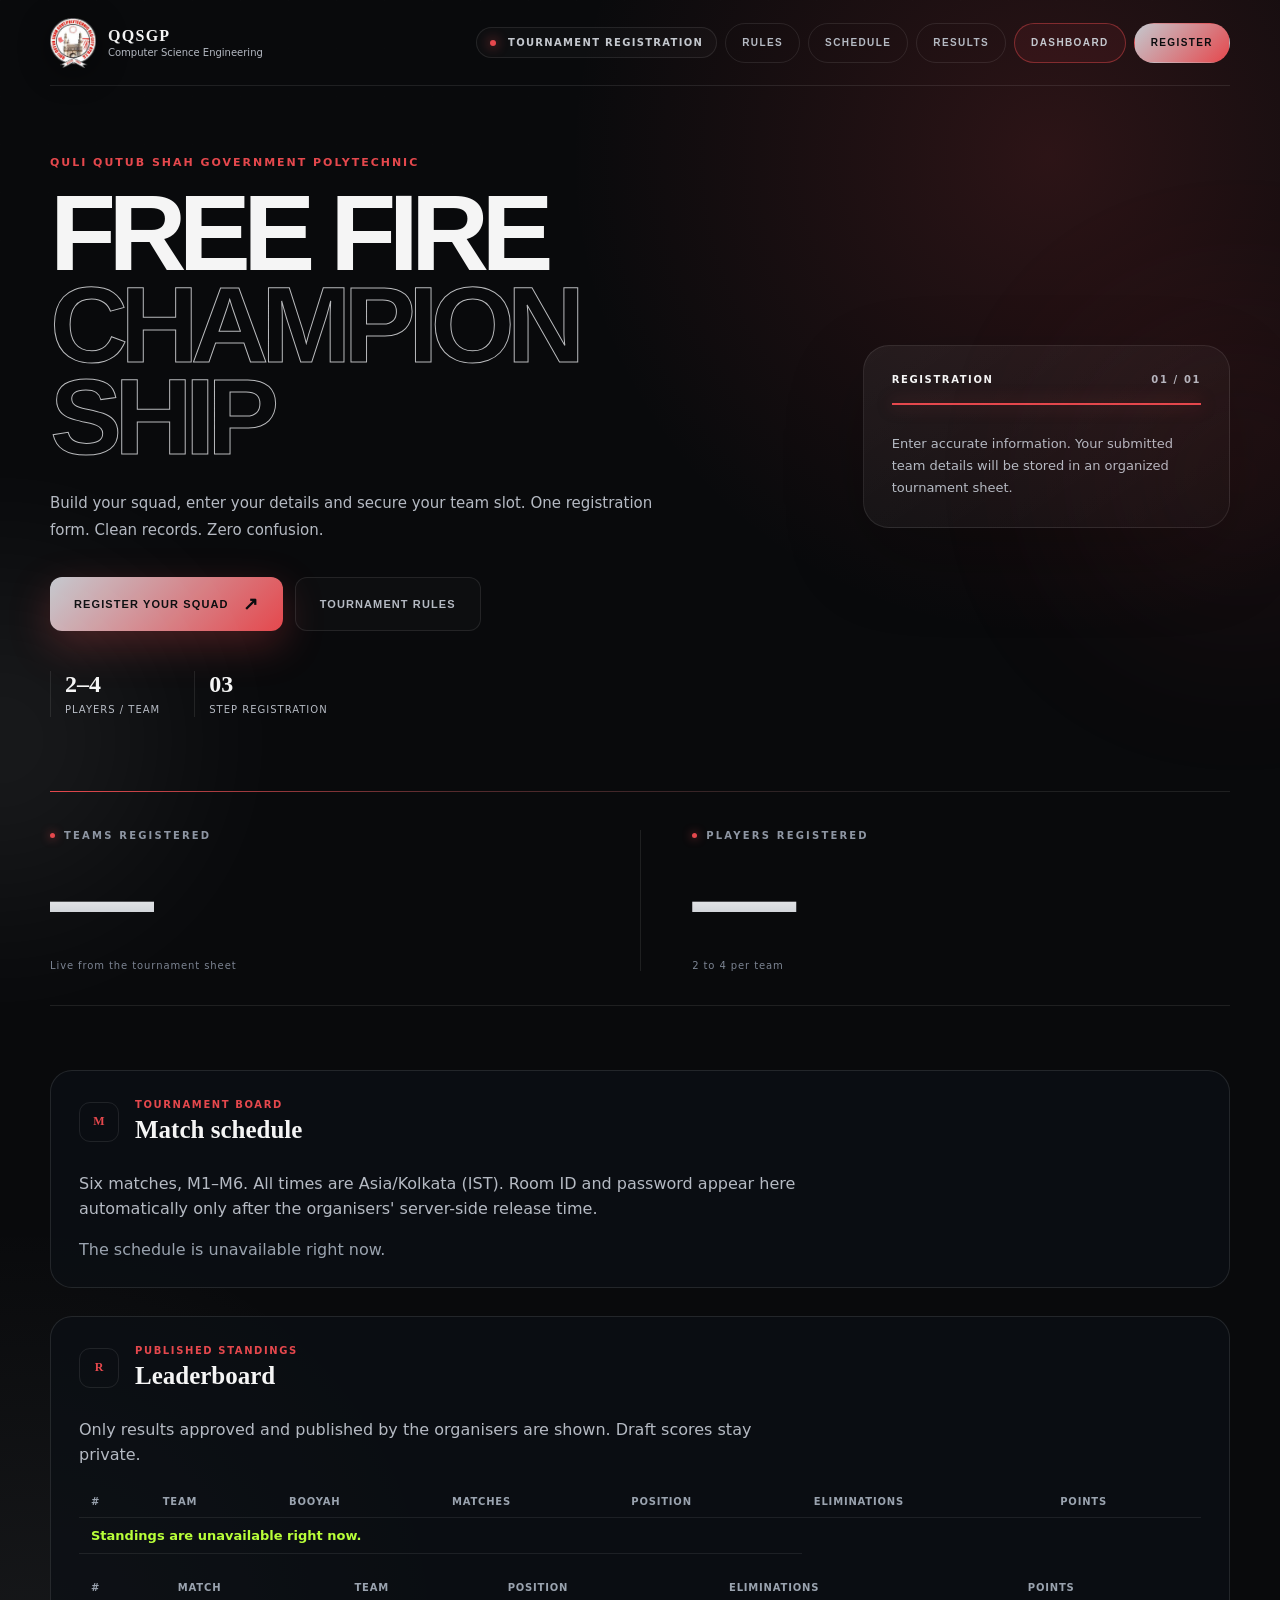
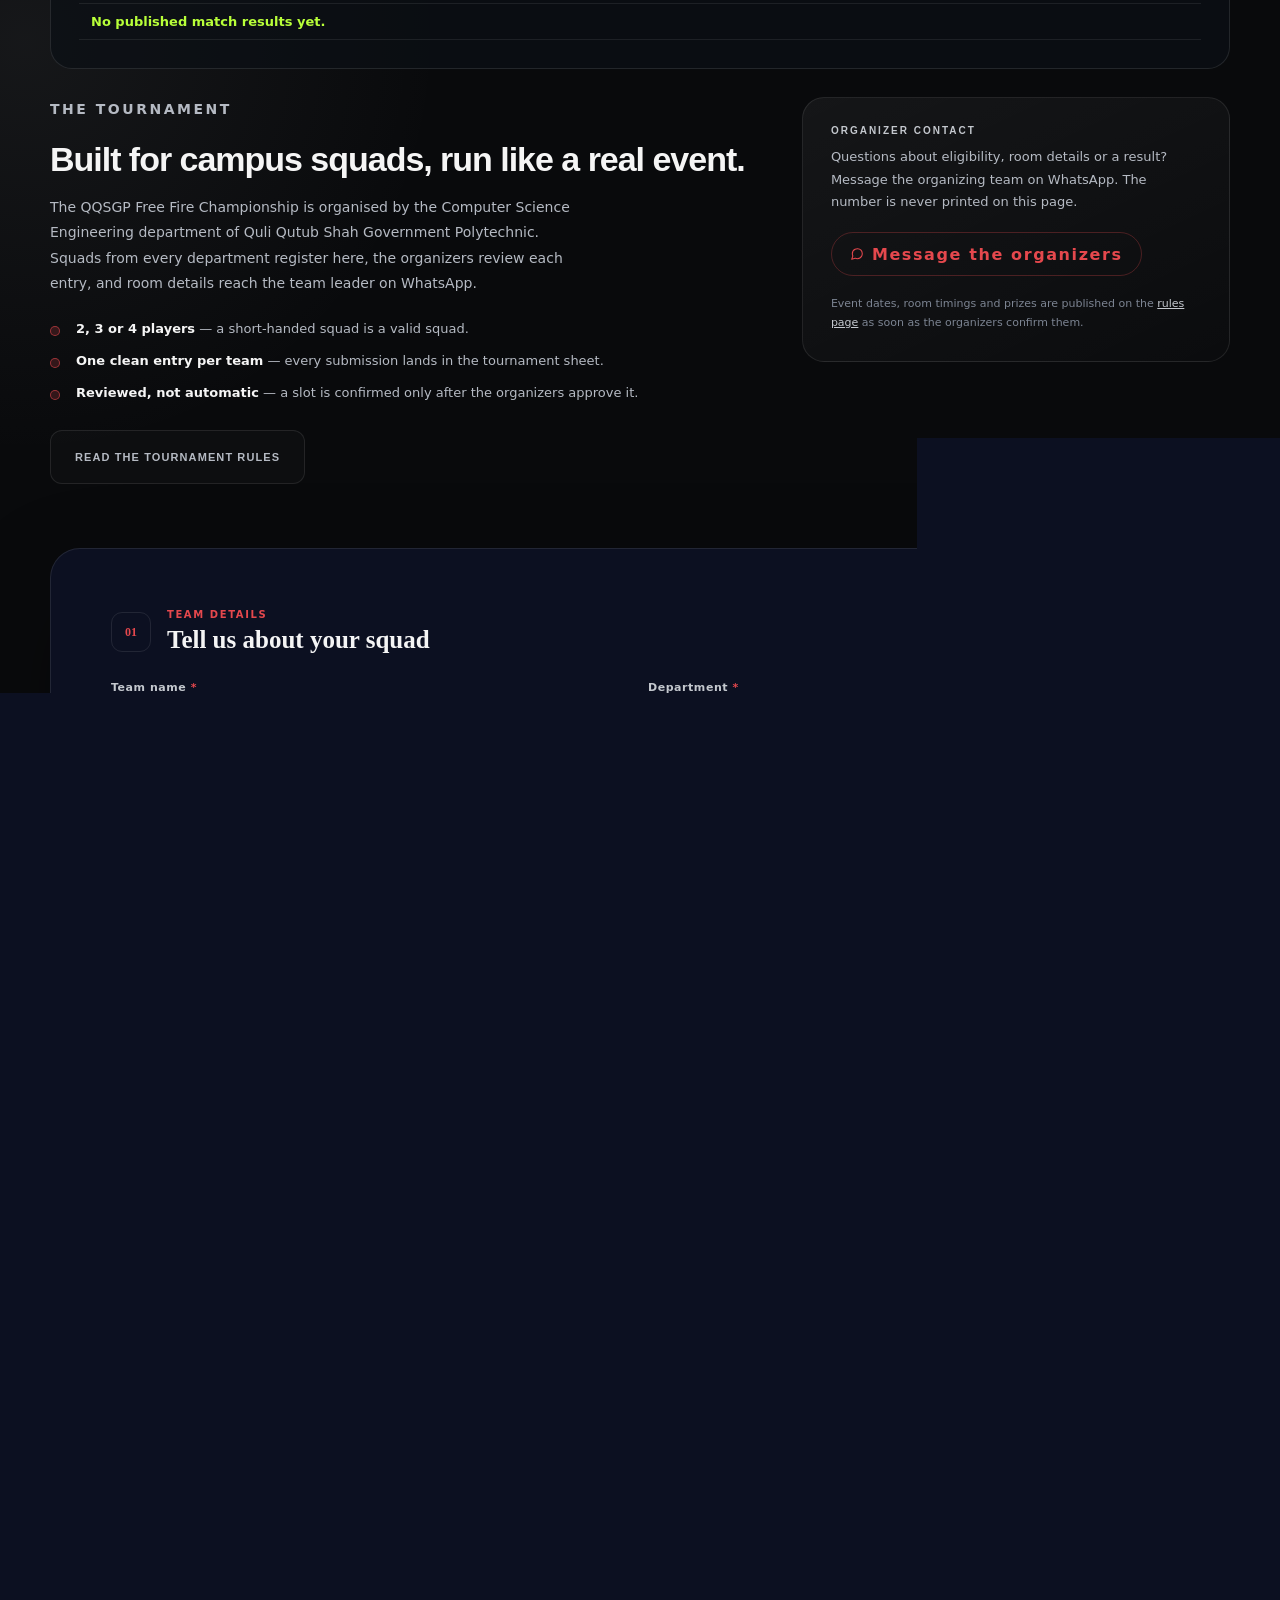
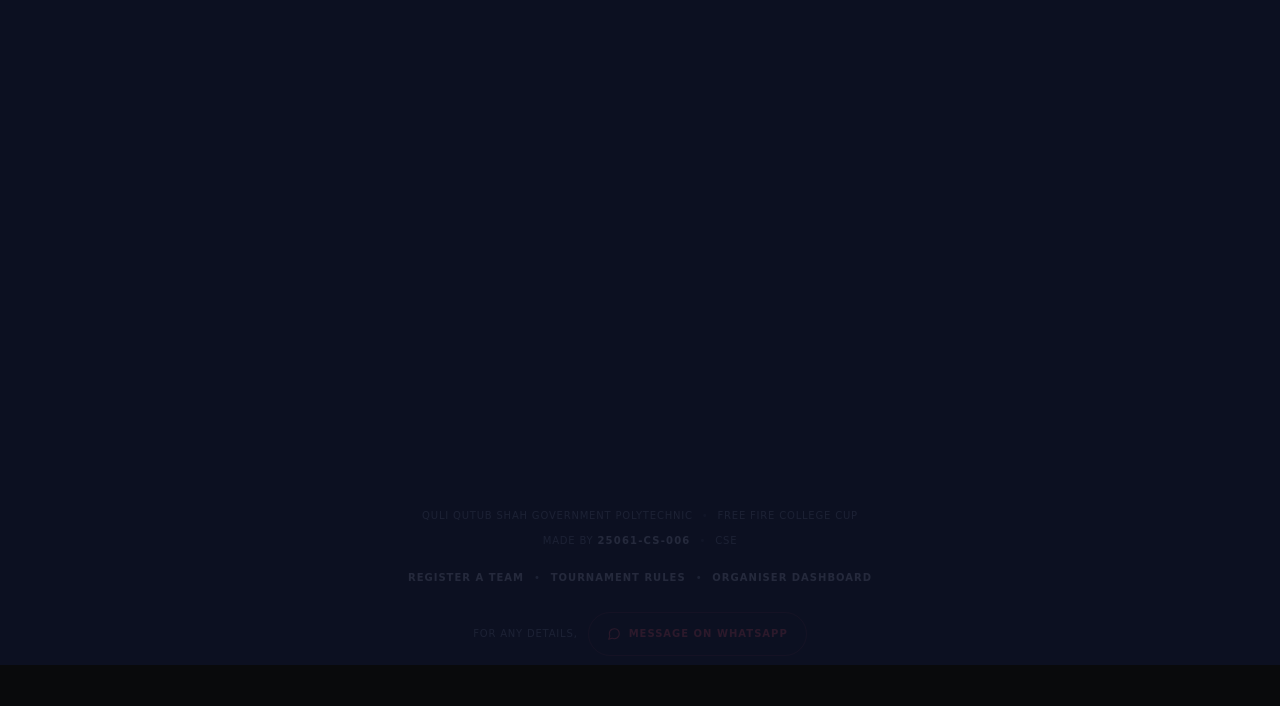
<file: index.html>
<!DOCTYPE html>
<html lang="en">
<head>
  <meta charset="UTF-8">
  <meta name="viewport" content="width=device-width, initial-scale=1.0">
  <meta name="description" content="Quli Qutub Shah Government Polytechnic Free Fire Tournament registration">
  <title>Free Fire Tournament | QQSGP</title>
  <meta http-equiv="Content-Security-Policy" content="default-src 'self'; script-src 'self' 'unsafe-inline' https://fonts.googleapis.com; style-src 'self' 'unsafe-inline' https://fonts.googleapis.com; font-src 'self' https://fonts.gstatic.com; connect-src 'self' https://script.google.com https://script.googleusercontent.com https://*.googleusercontent.com; form-action 'self' https://script.google.com; frame-src 'self' https://script.google.com;">
  <meta name="robots" content="noindex, nofollow">
  <meta name="googlebot" content="noindex">
  <meta property="og:title" content="Free Fire Tournament Registration | QQSGP">
  <meta property="og:description" content="Register your squad for the QQSGP Free Fire College Cup tournament.">
  <meta property="og:type" content="website">
  <meta property="og:locale" content="en_IN">
  <meta name="twitter:card" content="summary">
  <meta name="twitter:title" content="Free Fire Tournament | QQSGP">
  <meta name="twitter:description" content="Register your squad for the QQSGP Free Fire College Cup tournament.">
  <link rel="icon" type="image/png" href="favicon.png">
  <link rel="apple-touch-icon" href="favicon.png">
  <link rel="preconnect" href="https://fonts.googleapis.com">
  <link rel="preconnect" href="https://fonts.gstatic.com" crossorigin>
  <link href="https://fonts.googleapis.com/css2?family=Inter:wght@400;500;600;700;800&family=Space+Grotesk:wght@500;600;700&display=swap" rel="stylesheet">
  <link rel="stylesheet" href="style.css">
</head>
<body>
  <div class="ambient ambient-one"></div>
  <div class="ambient ambient-two"></div>

  <header class="topbar">
    <div class="brand">
      <div class="brand-mark">
        <img src="logo.png" width="46" height="50"
             alt="Quli Qutub Shah Government Polytechnic emblem">
      </div>
      <div>
        <strong>QQSGP</strong>
        <span>Computer Science Engineering</span>
      </div>
    </div>
    <nav class="topnav" aria-label="Sections">
      <div class="event-pill"><span class="live-dot"></span> TOURNAMENT REGISTRATION</div>
      <a href="rules.html">Rules</a>
      <a href="#schedule">Schedule</a>
      <a href="#results">Results</a>
      <a class="nav-dashboard" href="admin.html">Dashboard</a>
      <a class="nav-register" href="#register">Register</a>
    </nav>
  </header>

  <main class="page">
    <section class="hero">
      <div class="hero-copy">
        <p class="eyebrow">QULI QUTUB SHAH GOVERNMENT POLYTECHNIC</p>
        <h1>FREE FIRE<br><span>CHAMPION SHIP</span></h1>
        <p class="hero-text">
          Build your squad, enter your details and secure your team slot.
          One registration form. Clean records. Zero confusion.
        </p>
        <div class="hero-actions">
          <a class="cta-primary" href="#register">Register your squad <span class="arrow" aria-hidden="true">↗</span></a>
          <a class="cta-ghost" href="rules.html">Tournament rules</a>
        </div>

        <div class="hero-meta">
          <div><b>2–4</b><span>Players / Team</span></div>
          <div><b>03</b><span>Step Registration</span></div>
          <!-- Written only after the backend answers, so it is never a guess. -->
          <div class="hero-status" id="regStatusBox" hidden>
            <span class="reg-status" id="regStatus"><i aria-hidden="true"></i>Registration status</span>
            <span id="regStatusNote">&nbsp;</span>
          </div>
        </div>
      </div>

      <div class="hero-card">
        <div class="card-top">
          <span>REGISTRATION</span>
          <span class="step">01 / 01</span>
        </div>
        <div class="progress"><i></i></div>
        <p>Enter accurate information. Your submitted team details will be stored in an organized tournament sheet.</p>
      </div>
    </section>

    <section class="stats" id="stats" aria-label="Live registration statistics">
      <article class="stat">
        <p>TEAMS REGISTERED</p>
        <strong id="statTeams">—</strong>
        <span class="stat-note" id="statTeamsNote">Live from the tournament sheet</span>
      </article>

      <article class="stat">
        <p>PLAYERS REGISTERED</p>
        <strong id="statPlayers">—</strong>
        <span class="stat-note">2 to 4 per team</span>
      </article>
    </section>

    <!-- ===================== PUBLIC SCHEDULE ===================== -->
    <section class="public-board" id="schedule" aria-labelledby="scheduleTitle">
      <div class="section-heading">
        <div class="number">M</div>
        <div><p>TOURNAMENT BOARD</p><h2 id="scheduleTitle">Match schedule</h2></div>
      </div>
      <p class="public-board-lead">Six matches, M1–M6. All times are Asia/Kolkata (IST). Room ID and password appear here automatically only after the organisers' server-side release time.</p>
      <div class="schedule-grid" id="scheduleGrid" aria-live="polite"><p class="board-empty">Loading the schedule…</p></div>
    </section>

    <!-- ===================== PUBLIC RESULTS ===================== -->
    <section class="public-board" id="results" aria-labelledby="resultsTitle">
      <div class="section-heading">
        <div class="number">R</div>
        <div><p>PUBLISHED STANDINGS</p><h2 id="resultsTitle">Leaderboard</h2></div>
      </div>
      <p class="public-board-lead">Only results approved and published by the organisers are shown. Draft scores stay private.</p>
      <div class="table-wrap public-table">
        <table>
          <thead><tr><th>#</th><th>Team</th><th>Booyah</th><th>Matches</th><th>Position</th><th>Eliminations</th><th>Points</th></tr></thead>
          <tbody id="publicLeaderboard"><tr><td colspan="7">Loading standings…</td></tr></tbody>
        </table>
      </div>
      <div class="table-wrap public-table">
        <table>
          <thead><tr><th>#</th><th>Match</th><th>Team</th><th>Position</th><th>Eliminations</th><th>Points</th></tr></thead>
          <tbody id="publicResultRows"><tr><td colspan="6">No published match results yet.</td></tr></tbody>
        </table>
      </div>
    </section>

    <!-- ============================ ABOUT ============================ -->
    <section class="about" aria-labelledby="aboutTitle">
      <div class="about-copy">
        <p class="eyebrow">THE TOURNAMENT</p>
        <h2 id="aboutTitle">Built for campus squads, run like a real event.</h2>
        <p>
          The QQSGP Free Fire Championship is organised by the Computer Science
          Engineering department of Quli Qutub Shah Government Polytechnic. Squads
          from every department register here, the organizers review each entry, and
          room details reach the team leader on WhatsApp.
        </p>
        <ul class="about-list">
          <li><strong>2, 3 or 4 players</strong> — a short-handed squad is a valid squad.</li>
          <li><strong>One clean entry per team</strong> — every submission lands in the tournament sheet.</li>
          <li><strong>Reviewed, not automatic</strong> — a slot is confirmed only after the organizers approve it.</li>
        </ul>
        <a class="cta-ghost" href="rules.html">Read the tournament rules</a>
      </div>

      <div class="about-note">
        <p class="about-note-title">Organizer contact</p>
        <p class="about-note-copy">
          Questions about eligibility, room details or a result? Message the organizing
          team on WhatsApp. The number is never printed on this page.
        </p>
        <a class="whatsapp-link" href="https://wa.me/917075593104" target="_blank" rel="noopener noreferrer">
          <svg viewBox="0 0 24 24" fill="none" stroke="currentColor" stroke-width="1.8"
               stroke-linecap="round" stroke-linejoin="round" aria-hidden="true" focusable="false">
            <path d="M21 11.5a8.38 8.38 0 0 1-.9 3.8 8.5 8.5 0 0 1-7.6 4.7 8.38 8.38 0 0 1-3.8-.9L3 21l1.9-5.7a8.38 8.38 0 0 1-.9-3.8 8.5 8.5 0 0 1 4.7-7.6 8.38 8.38 0 0 1 3.8-.9h.5a8.48 8.48 0 0 1 8 8v.5z" />
          </svg>
          <span>Message the organizers</span>
        </a>
        <p class="about-note-foot">Event dates, room timings and prizes are published on the
          <a href="rules.html">rules page</a> as soon as the organizers confirm them.</p>
      </div>
    </section>

    <section class="form-shell" id="register">
      <!-- novalidate: the browser's own "Please fill out this field" bubble is not
           this form's voice. Every rule is checked in script.js instead, so the
           player always reads a sentence written for them. -->
      <form id="registrationForm" novalidate>
        <input type="hidden" id="payload" name="payload">

        <div class="section-heading">
          <div class="number">01</div>
          <div>
            <p>TEAM DETAILS</p>
            <h2>Tell us about your squad</h2>
          </div>
        </div>

        <div class="grid two">
          <label class="field">
            <span>Team name <em>*</em></span>
            <input id="teamName" type="text" maxlength="40" placeholder="e.g. Shadow Squad">
          </label>

          <div class="field">
            <span id="departmentLabel">Department <em>*</em></span>

            <div class="dropdown" id="departmentDropdown">
              <button type="button" class="dropdown-trigger" id="departmentTrigger"
                      aria-haspopup="listbox" aria-expanded="false"
                      aria-labelledby="departmentLabel">
                <span class="dropdown-value placeholder" id="departmentValue">Select your department</span>
                <span class="dropdown-chevron" aria-hidden="true"></span>
              </button>

              <ul class="dropdown-menu" id="departmentMenu" role="listbox"
                  aria-labelledby="departmentLabel">
                <li role="option" data-value="CSE — Computer Science Engineering">CSE — Computer Science Engineering</li>
                <li role="option" data-value="EEE — Electrical &amp; Electronics Engineering">EEE — Electrical &amp; Electronics Engineering</li>
                <li role="option" data-value="Mechanical Engineering">Mechanical Engineering</li>
                <li role="option" data-value="Printing Technology">Printing Technology</li>
                <li role="option" data-value="Electronics &amp; Communication Engineering">Electronics &amp; Communication Engineering</li>
                <li role="option" data-value="Civil Engineering">Civil Engineering</li>
              </ul>

              <input type="hidden" id="department" value="">
            </div>
          </div>
        </div>

        <div class="section-heading members-heading">
          <div class="number">02</div>
          <div>
            <p>TEAM ROSTER</p>
            <h2>Register your squad</h2>
          </div>
        </div>

        <div id="members" class="members">
          <article class="member-card leader">
            <div class="member-head">
              <div class="member-id">01</div>
              <div>
                <strong>Team Leader</strong>
                <span>Primary contact</span>
              </div>
              <div class="leader-tag">LEADER</div>
            </div>
            <div class="grid two">
              <label class="field">
                <span>Player name <em>*</em></span>
                <input class="member-name" type="text" maxlength="50" placeholder="e.g. INGAME NAME or UID">
              </label>
              <label class="field">
                <span>WhatsApp number <em>*</em></span>
                <input class="member-phone" type="tel" inputmode="numeric" maxlength="13" placeholder="e.g. 9876543210 or +919876543210">
              </label>
            </div>
          </article>

          <article class="member-card">
            <div class="member-head">
              <div class="member-id">02</div>
              <div>
                <strong>Player 02</strong>
                <span>Team member</span>
              </div>
            </div>
            <div class="grid two">
              <label class="field">
                <span>Player name <em>*</em></span>
                <input class="member-name" type="text" maxlength="50" placeholder="e.g. INGAME NAME or UID">
              </label>
              <label class="field">
                <span>WhatsApp number <em>*</em></span>
                <input class="member-phone" type="tel" inputmode="numeric" maxlength="13" placeholder="e.g. 9876543210 or +919876543210">
              </label>
            </div>
          </article>

          <article class="member-card">
            <div class="member-head">
              <div class="member-id">03</div>
              <div>
                <strong>Player 03</strong>
                <span>Team member</span>
              </div>
            </div>
            <div class="grid two">
              <div class="field" style="grid-column: span 2;">
                <span>Player name</span>
                <input class="member-name" type="text" maxlength="50" placeholder="e.g. INGAME NAME or UID">
              </div>
            </div>
          </article>

          <article class="member-card">
            <div class="member-head">
              <div class="member-id">04</div>
              <div>
                <strong>Player 04</strong>
                <span>Team member</span>
              </div>
            </div>
            <div class="grid two">
              <div class="field" style="grid-column: span 2;">
                <span>Player name</span>
              <input class="member-name" type="text" maxlength="50" placeholder="e.g. INGAME NAME or UID">
              </div>
            </div>
          </article>
        </div>

        <div class="section-heading">
          <div class="number">03</div>
          <div>
            <p>FINAL CHECK</p>
            <h2>Ready to enter?</h2>
          </div>
        </div>

        <label class="consent">
          <input id="confirm" type="checkbox">
          <span>I confirm that the information above is correct and these players are part of my tournament team.</span>
        </label>

        <!-- Optional, and unchecked by default. Nothing is sent to this number
             until an organiser changes the team's status, and only if this box
             was ticked when the team registered. -->
        <label class="consent consent-optional">
          <input id="whatsappConsent" type="checkbox">
          <span>
            Send me WhatsApp updates about this registration: approval, waiting list,
            match schedules, room details and tournament announcements.
            <em>Optional — your entry is submitted either way.</em>
          </span>
        </label>

        <div class="submit-row">
          <div>
            <span class="secure-dot"></span>
            <span>Your registration is sent securely to the tournament organizer.</span>
          </div>
          <button id="submitBtn" type="submit">
            <span>SUBMIT TEAM</span>
            <span class="arrow">↗</span>
          </button>
        </div>
      </form>
      
      <div id="success" class="success-panel" aria-live="polite">
        <div class="success-icon">✓</div>
        <p class="eyebrow">REGISTRATION RECEIVED</p>
        <h2>Your team is on the list.</h2>
        <p>Keep your WhatsApp number active. The tournament organizers can use the submitted team details for further communication.</p>
        <button type="button" id="newRegistration">Register another team</button>
      </div>
    </section>

    <footer>
      <div class="footer-line">
        <span>Quli Qutub Shah Government Polytechnic</span>
        <span class="dot" aria-hidden="true">•</span>
        <span>Free Fire College Cup</span>
      </div>

      <div class="footer-line footer-made">
        <span>Made by <strong>25061-CS-006</strong></span>
        <span class="dot" aria-hidden="true">•</span>
        <span>CSE</span>
      </div>

      <!-- The number this opens is never written on the page: the chat link
           carries it, and the label stays generic. -->
      <p class="footer-links">
        <a class="footer-link" href="#register">Register a team</a>
        <span class="dot" aria-hidden="true">•</span>
        <a class="footer-link" href="rules.html">Tournament rules</a>
        <span class="dot" aria-hidden="true">•</span>
        <a class="footer-link" href="admin.html">Organiser dashboard</a>
      </p>

      <p class="footer-contact">
        <span>For any details,</span>
        <a class="whatsapp-link" id="whatsappContact"
           href="https://wa.me/917075593104"
           target="_blank" rel="noopener noreferrer">
          <svg viewBox="0 0 24 24" fill="none" stroke="currentColor" stroke-width="1.8"
               stroke-linecap="round" stroke-linejoin="round" aria-hidden="true" focusable="false">
            <path d="M21 11.5a8.38 8.38 0 0 1-.9 3.8 8.5 8.5 0 0 1-7.6 4.7 8.38 8.38 0 0 1-3.8-.9L3 21l1.9-5.7a8.38 8.38 0 0 1-.9-3.8 8.5 8.5 0 0 1 4.7-7.6 8.38 8.38 0 0 1 3.8-.9h.5a8.48 8.48 0 0 1 8 8v.5z" />
          </svg>
          <span>Message on WhatsApp</span>
        </a>
      </p>
    </footer>
      <!-- Premium registration success popup -->
      <div class="success-overlay" id="successModal" aria-hidden="true">
        <div class="success-modal" role="dialog"
            aria-modal="true" aria-labelledby="successTitle">

          <button type="button" class="modal-close"
                  id="closeSuccess" aria-label="Close">×</button>

          <div class="success-check">
            <svg viewBox="0 0 52 52" aria-hidden="true">
              <path d="M14 27 L22 35 L39 17"></path>
            </svg>
          </div>

          <p class="success-eyebrow">QQSGP · TOURNAMENT REGISTRATION</p>

          <h2 id="successTitle">Registration Submitted!</h2>

          <p class="success-description">
            Your team has been submitted for the Free Fire College Cup.
          </p>

          <div class="registered-team">
            <span id="regLabel">TEAM REGISTERED</span>
            <strong id="successTeamName">Your Team</strong>
          </div>

          <!-- Entry fee. ₹100 per team, never per player, and collected only
               after the row has actually been saved. Hidden until the server
               confirms the registration and hands back that row's token. -->
          <div class="pay-block" id="payBlock" hidden>
            <div class="pay-head">
              <span class="pay-label">ENTRY FEE</span>
              <span class="pay-amount" id="payAmount">₹100</span>
              <span class="pay-per">per team · 2, 3 or 4 players</span>
            </div>

            <div class="pay-choice" id="payChoice">
              <p class="pay-lead">How will your team pay?</p>
              <p class="pay-choice-note" id="payChoiceNote">
                Your team is <b>not registered yet</b>. Cash is saved immediately as
                pending; online is saved only once the gateway confirms your payment.
              </p>
              <div class="pay-choice-row">
                <button type="button" class="pay-btn pay-btn-primary" id="payOnlineBtn" hidden>
                  Pay online<span id="payOnlineHint">UPI QR</span>
                </button>
                <button type="button" class="pay-btn" id="payCashBtn">
                  Pay cash<span>to an organiser</span>
                </button>
              </div>
              <!-- Shown only while the backend reports online payment as off.
                   The button above is hidden then, so nobody is offered a
                   payment the server would refuse. -->
              <p class="pay-choice-note pay-online-off" id="payOnlineOff" hidden>
                Online payment is not switched on for this event yet. Register
                with cash below — an organiser will collect the entry fee at the venue.
              </p>
            </div>

            <!-- Online payment. The only thing on this panel is the gateway's
                 own checkout. There is deliberately no submit button: the team
                 is registered by the server, from the gateway's verified
                 confirmation, never by a click here. -->
            <div class="pay-panel pay-online" id="payOnlinePanel" hidden>
              <!-- YouPI PG runs its own checkout page on the merchant's server.
                   It is shown as-is: this site does not draw, guess or imitate
                   the gateway's payment screen. -->
              <div class="pay-gateway" id="payGateway" hidden>
                <iframe id="payFrame" title="Secure payment page"
                        loading="lazy" referrerpolicy="strict-origin-when-cross-origin"></iframe>
                <a class="pay-submit pay-gateway-open" id="payGatewayOpen" href="#"
                   target="_blank" rel="noopener noreferrer">
                  Open the secure payment page ↗
                </a>
                <a class="pay-gateway-link" id="payGatewayLink" href="#"
                   target="_blank" rel="noopener noreferrer">
                  Payment page not loading? Open it in a new tab ↗
                </a>
              </div>
              <div class="pay-manual" id="payManualPanel" hidden>
                <p class="pay-manual-copy">Pay the entry fee by UPI, then submit the reference below. Your team is registered immediately as <b>Pending</b>; an organiser marks it <b>Paid</b> after checking the transfer.</p>
                <img class="pay-upi-qr" id="payUpiQr" alt="UPI payment QR code" hidden>
                <p class="pay-manual-note" id="payManualNote">Ask an organiser for the UPI QR if it is not shown here. Never send money to a number you were not given by the organisers.</p>
                <label class="field">
                  <span>UPI transaction reference (optional)</span>
                  <input id="payUtr" type="text" maxlength="40" autocomplete="off" placeholder="e.g. 123456789012">
                </label>
                <button class="pay-submit" id="payUpiSubmit" type="button">Submit for verification</button>
                <button class="pay-back" id="payManualBack" type="button">Back</button>
                <p class="pay-status" id="payManualStatus" role="status" aria-live="polite"></p>
              </div>
              <p class="pay-status" id="payStatus" role="status" aria-live="polite"></p>
              <button type="button" class="pay-submit pay-retry" id="payRetry" hidden>Try again</button>
              <button type="button" class="pay-back" id="payOnlineBack">Back</button>
            </div>

            <div class="pay-panel" id="payCashPanel" hidden>
              <p class="pay-cash-copy">
                Your team is registered when you press the button below, and the
                <span id="payCashAmount">entry fee</span> is marked <b>Pending</b>.
                Hand the cash to any tournament organiser — they will mark it
                <b>Paid</b> once they receive it.
              </p>
              <button type="button" class="pay-submit" id="payCashSubmit">
                Submit — I'll pay cash
              </button>
              <button type="button" class="pay-back" id="payCashBack">Back</button>
            </div>

            <p class="pay-result" id="payResult" role="status" hidden></p>
          </div>

          <p class="success-note">
            Keep your team leader's WhatsApp active for tournament updates.
          </p>

          <button type="button" class="success-done" id="doneSuccess">
            DONE <span>↗</span>
          </button>

          <div class="modal-footer">QULI QUTUB SHAH GOVERNMENT POLYTECHNIC</div>
        </div>
      </div>


  </main>

  <script src="script.js"></script>
</body>
</html>
</file>
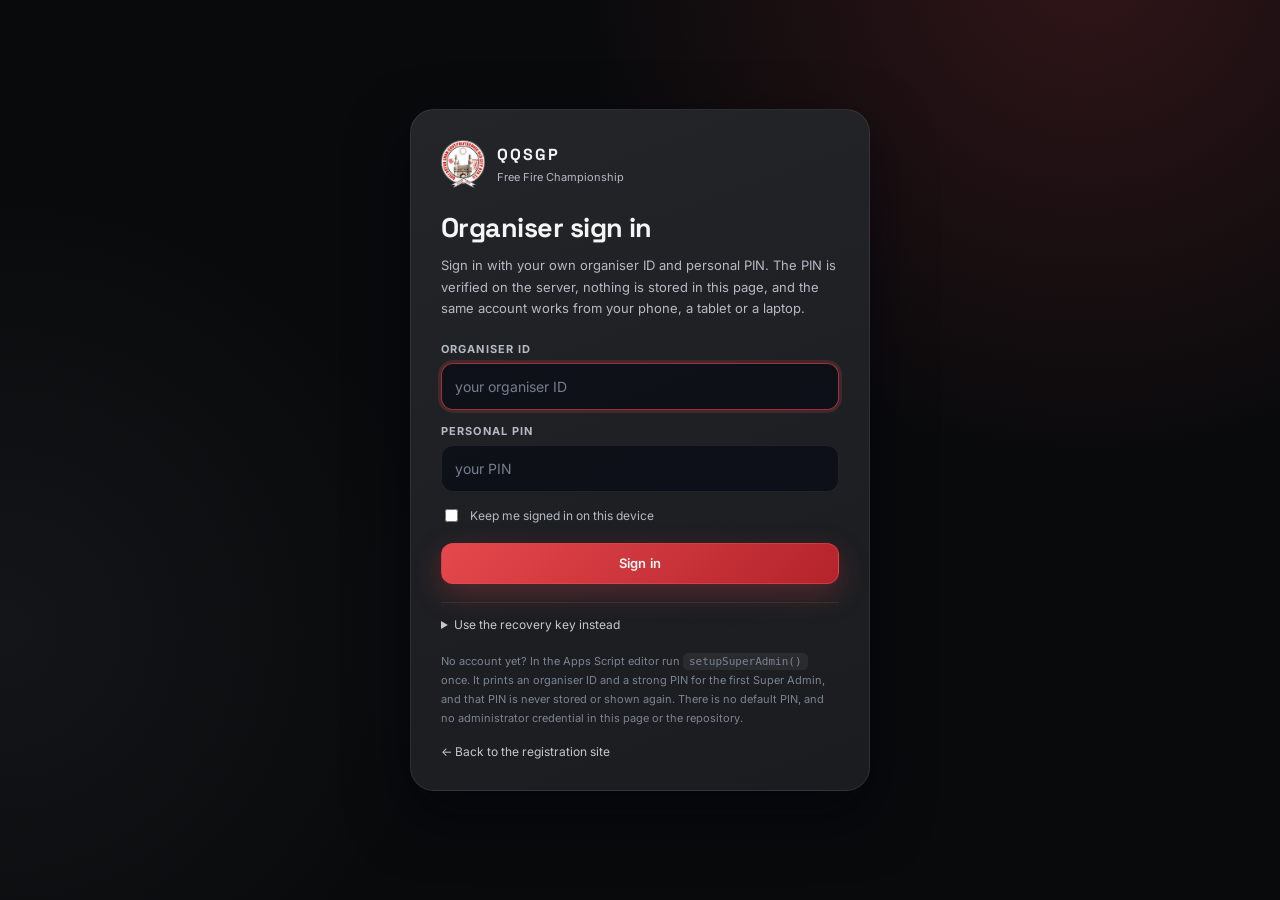
<file: admin.html>
<!DOCTYPE html>
<html lang="en">
<head>
  <meta charset="UTF-8">
  <meta name="viewport" content="width=device-width, initial-scale=1.0">
  <meta name="robots" content="noindex, nofollow">
  <meta name="description" content="Organiser dashboard for the QQSGP Free Fire Championship registrations.">
  <title>Organiser Dashboard | QQSGP Free Fire</title>
  <link rel="preconnect" href="https://fonts.googleapis.com">
  <link rel="preconnect" href="https://fonts.gstatic.com" crossorigin>
  <link href="https://fonts.googleapis.com/css2?family=Inter:wght@400;500;600;700&family=Space+Grotesk:wght@500;600;700&display=swap" rel="stylesheet">
  <link rel="stylesheet" href="admin.css">
  <link rel="icon" href="favicon.png" type="image/png">
</head>
<body>
  <a class="skip-link" href="#registrations">Skip to registrations</a>

  <!-- ============================ SIGN IN ============================ -->
  <section class="gate" id="gate" aria-labelledby="gateTitle">
    <div class="gate-card">
      <div class="gate-brand">
        <img src="logo.png" alt="" width="44" height="48">
        <div>
          <strong>QQSGP</strong>
          <span>Free Fire Championship</span>
        </div>
      </div>

      <h1 id="gateTitle">Organiser sign in</h1>
      <p class="gate-copy">
        Sign in with your own organiser ID and personal PIN. The PIN is verified
        on the server, nothing is stored in this page, and the same account works
        from your phone, a tablet or a laptop.
      </p>

      <form id="gateForm" autocomplete="off">
        <label class="field">
          <span>Organiser ID</span>
          <input id="gateId" type="text" name="organiserId" required
                 autocomplete="username" spellcheck="false"
                 autocapitalize="none" placeholder="your organiser ID">
        </label>
        <label class="field">
          <span>Personal PIN</span>
          <input id="gatePin" type="password" name="pin" required minlength="6"
                 autocomplete="current-password"
                 placeholder="your PIN">
        </label>
        <label class="checkbox">
          <input id="gateRemember" type="checkbox">
          <span>Keep me signed in on this device</span>
        </label>
        <button class="btn btn-primary" id="gateSubmit" type="submit">Sign in</button>
        <p class="gate-error" id="gateError" role="alert" hidden></p>
      </form>

      <details class="gate-recovery">
        <summary>Use the recovery key instead</summary>
        <p>
          A break-glass Super Admin credential for when no PIN works. Anyone with
          it gets full access, so retire it once every organiser has an account:
          delete the <code>admin_key</code> Script Property.
        </p>
        <label class="field">
          <span>Dashboard key</span>
          <input id="gateKey" type="password" name="key" autocomplete="off" spellcheck="false"
                 placeholder="Paste the key from setupAdminKey()">
        </label>
        <button class="btn btn-ghost" id="gateKeySubmit" type="button">Sign in with the key</button>
      </details>

      <p class="gate-note">
        No account yet? In the Apps Script editor run <code>setupSuperAdmin()</code> once.
        It prints an organiser ID and a strong PIN for the first Super Admin, and that PIN
        is never stored or shown again. There is no default PIN, and no administrator
        credential in this page or the repository.
      </p>
      <a class="gate-back" href="index.html">← Back to the registration site</a>
    </div>
  </section>

  <!-- =========================== DASHBOARD =========================== -->
  <div class="shell" id="shell" hidden>
    <header class="topbar">
      <div class="brand">
        <img src="logo.png" alt="" width="38" height="42">
        <div>
          <strong>QQSGP</strong>
          <span>Organiser dashboard</span>
        </div>
      </div>

      <div class="topbar-actions">
        <span class="whoami" id="whoAmI">
          <b id="whoName">—</b>
          <span class="role-chip" id="whoRole">—</span>
        </span>
        <span class="live-pill" id="refreshState"><i></i> Live</span>
        <button class="btn btn-ghost" id="sessionBtn" type="button">This device</button>
        <button class="btn btn-ghost" id="refreshBtn" type="button">Refresh</button>
        <button class="btn btn-ghost" id="exportBtn" type="button">Export CSV</button>
        <button class="btn btn-ghost" id="signOutBtn" type="button">Sign out</button>
      </div>
    </header>

    <main class="page">
      <nav class="dash-nav" aria-label="Dashboard sections">
        <a href="#registrations">Registrations</a>
        <a href="#matches">Matches</a>
        <a href="#results">Results</a>
        <a href="#settings">Settings</a>
        <a href="#whatsapp">WhatsApp</a>
        <button class="btn btn-ghost btn-sm" id="tournamentRefresh" type="button">Refresh tournament</button>
        <button class="btn btn-ghost btn-sm" id="exportExcel" type="button">Export Excel</button>
      </nav>
      <section class="stats-grid" aria-label="Overview">
        <article class="stat-card">
          <p>Teams</p>
          <strong id="statTeams">—</strong>
          <span id="statTeamsNote">Total submitted</span>
        </article>
        <article class="stat-card">
          <p>Players</p>
          <strong id="statPlayers">—</strong>
          <span>Across all squads</span>
        </article>
        <article class="stat-card">
          <p>Pending</p>
          <strong id="statPending">—</strong>
          <span>Waiting for a decision</span>
        </article>
        <article class="stat-card">
          <p>Approved</p>
          <strong id="statApproved">—</strong>
          <span>Confirmed squads</span>
        </article>
        <article class="stat-card">
          <p>Waitlisted</p>
          <strong id="statWaitlisted">—</strong>
          <span>Holding for a slot</span>
        </article>
        <article class="stat-card">
          <p>Rejected</p>
          <strong id="statRejected">—</strong>
          <span>Kept as a record</span>
        </article>
        <article class="stat-card">
          <p>Online to check</p>
          <strong id="statOnlineAwaiting">—</strong>
          <span>Awaiting verification</span>
        </article>
        <article class="stat-card">
          <p>Cash pending</p>
          <strong id="statCashPending">—</strong>
          <span>Not received yet</span>
        </article>
        <article class="stat-card">
          <p>Paid</p>
          <strong id="statPaid">—</strong>
          <span id="statPaidNote">₹0 collected</span>
        </article>
      </section>

      <section class="panel" id="registrations" aria-labelledby="regTitle">
        <div class="panel-head">
          <div>
            <h2 id="regTitle">Registrations</h2>
            <p id="regSummary">Loading…</p>
          </div>
          <div class="panel-tools">
            <label class="search">
              <span class="sr-only">Search registrations</span>
              <input id="searchInput" type="search" placeholder="Team, player, UID or ID" autocomplete="off">
            </label>
            <label class="select">
              <span class="sr-only">Filter by department</span>
              <select id="departmentFilter">
                <option value="">All departments</option>
              </select>
            </label>
            <label class="select">
              <span class="sr-only">Filter by payment status</span>
              <select id="paymentFilter">
                <option value="">All payments</option>
                <option value="AWAITING">Awaiting money</option>
                <option value="PENDING VERIFICATION">Online — to verify</option>
                <option value="PENDING">Cash — pending</option>
                <option value="PAID">Paid</option>
                <option value="NEEDS REVIEW">Needs review</option>
                <option value="NOT SELECTED">Not chosen yet</option>
              </select>
            </label>
            <label class="select">
              <span class="sr-only">Filter by payment method</span>
              <select id="methodFilter">
                <option value="">Any method</option>
                <option value="ONLINE">Online</option>
                <option value="CASH">Cash</option>
              </select>
            </label>
          </div>
        </div>

        <div class="status-filters" role="group" aria-label="Filter by status">
          <button class="chip is-active" data-status="ALL" type="button">All</button>
          <button class="chip" data-status="PENDING" type="button">Pending</button>
          <button class="chip" data-status="APPROVED" type="button">Approved</button>
          <button class="chip" data-status="WAITLISTED" type="button">Waitlisted</button>
          <button class="chip" data-status="REJECTED" type="button">Rejected</button>
        </div>

        <div class="table-wrap" id="tableWrap">
          <table class="reg-table">
            <thead>
              <tr>
                <th scope="col">Team</th>
                <th scope="col">Department</th>
                <th scope="col">Players</th>
                <th scope="col">Registered</th>
                <th scope="col">Payment</th>
                <th scope="col">Status</th>
                <th scope="col"><span class="sr-only">Open</span></th>
              </tr>
            </thead>
            <tbody id="regRows"></tbody>
          </table>

          <div class="state" id="stateBox" hidden>
            <p class="state-title" id="stateTitle">Nothing here yet</p>
            <p class="state-copy" id="stateCopy">Registrations will appear as teams enter.</p>
          </div>
        </div>

        <div class="pager">
          <span id="pageInfo">—</span>
          <div class="pager-buttons">
            <button class="btn btn-ghost" id="prevBtn" type="button">Previous</button>
            <button class="btn btn-ghost" id="nextBtn" type="button">Next</button>
          </div>
        </div>
      </section>

            <!-- ====================== ROOMS AND SLOTS ====================== -->
      <section class="panel" id="matches" aria-labelledby="matchesTitle">
        <div class="panel-head">
          <div>
            <h2 id="matchesTitle">Rooms and slot assignments</h2>
            <p id="matchSummary">Loading the tournament board…</p>
          </div>
          <div class="panel-tools">
            <label class="select"><span class="sr-only">Number of matches</span>
              <select id="matchCountSelect">
                <option value="1">1 match (M1)</option>
                <option value="2">2 matches (M1–M2)</option>
                <option value="3">3 matches (M1–M3)</option>
                <option value="4">4 matches (M1–M4)</option>
                <option value="5">5 matches (M1–M5)</option>
                <option value="6">6 matches (M1–M6)</option>
              </select>
            </label>
            <button class="btn btn-primary" id="matchCountSave" type="button">Save match count</button>
          </div>
        </div>

        <form class="tournament-form" id="matchForm">
          <label class="field"><span>Match</span><select id="matchSelect"></select></label>
          <label class="field"><span>Stage</span><select id="matchStage">
            <option>QUALIFIER</option><option>KNOCKOUT 1</option><option>KNOCKOUT 2</option><option>GRAND FINAL</option>
          </select></label>
          <label class="field"><span>Map</span><select id="matchMap"></select></label>
          <label class="field"><span>Scheduled at (IST)</span><input id="matchWhen" type="datetime-local"></label>
          <label class="field"><span>Status</span><select id="matchStatus">
            <option>DRAFT</option><option>SCHEDULED</option><option>LIVE</option><option>COMPLETED</option><option>CANCELLED</option>
          </select></label>
          <label class="field wide"><span>Notes</span><input id="matchNotes" type="text" maxlength="500" placeholder="Reporting instructions, map, lobby…"></label>
          <div class="form-actions"><button class="btn btn-primary" id="matchSave" type="submit">Save match</button></div>
        </form>
        <p class="hint">The schedule is editable at any time: change the start time, map, stage or status and save. Room ID, password and release time belong to each room below, so a reschedule never wipes a credential.</p>

        <div class="room-panels" id="roomPanels">
          <article class="room-panel" data-room="A" aria-labelledby="roomATitle">
            <div class="room-panel-head">
              <h3 id="roomATitle">ROOM A</h3>
              <span class="badge" id="roomAStatus">—</span>
            </div>
            <form class="room-cred" data-room="A">
              <label class="field"><span>Room ID</span><input id="roomAId" type="text" maxlength="40" autocomplete="off"></label>
              <label class="field"><span>Room password</span><input id="roomAPassword" type="text" maxlength="40" autocomplete="off"></label>
              <label class="field"><span>Release at (IST)</span><input id="roomARelease" type="datetime-local"></label>
              <button class="btn btn-ghost" type="submit">Save Room A</button>
            </form>
            <p class="room-cred-note" id="roomACredNote">Credentials stay hidden on the website until the release time.</p>
            <div class="table-wrap">
              <table class="reg-table slot-table">
                <thead><tr><th>Slot</th><th>Team</th><th><span class="sr-only">Remove</span></th></tr></thead>
                <tbody id="roomARows"></tbody>
              </table>
            </div>
            <div class="slot-copy-bar">
              <button class="btn btn-ghost btn-sm" id="roomACopy" type="button">Copy Room A slot list</button>
              <button class="btn btn-ghost btn-sm" id="roomAShare" type="button">Share Room A</button>
            </div>
          </article>

          <article class="room-panel" data-room="B" aria-labelledby="roomBTitle">
            <div class="room-panel-head">
              <h3 id="roomBTitle">ROOM B</h3>
              <span class="badge" id="roomBStatus">—</span>
            </div>
            <form class="room-cred" data-room="B">
              <label class="field"><span>Room ID</span><input id="roomBId" type="text" maxlength="40" autocomplete="off"></label>
              <label class="field"><span>Room password</span><input id="roomBPassword" type="text" maxlength="40" autocomplete="off"></label>
              <label class="field"><span>Release at (IST)</span><input id="roomBRelease" type="datetime-local"></label>
              <button class="btn btn-ghost" type="submit">Save Room B</button>
            </form>
            <p class="room-cred-note" id="roomBCredNote">Room B has its own Room ID and password. They never appear in Room A.</p>
            <div class="table-wrap">
              <table class="reg-table slot-table">
                <thead><tr><th>Slot</th><th>Team</th><th><span class="sr-only">Remove</span></th></tr></thead>
                <tbody id="roomBRows"></tbody>
              </table>
            </div>
            <div class="slot-copy-bar">
              <button class="btn btn-ghost btn-sm" id="roomBCopy" type="button">Copy Room B slot list</button>
              <button class="btn btn-ghost btn-sm" id="roomBShare" type="button">Share Room B</button>
            </div>
          </article>
        </div>

        <div class="table-wrap">
          <table class="reg-table">
            <thead><tr><th>Match</th><th>Stage</th><th>Map</th><th>Schedule</th><th>Status</th><th>Room A</th><th>Room B</th><th>Results</th><th><span class="sr-only">Edit</span></th></tr></thead>
            <tbody id="matchRows"></tbody>
          </table>
        </div>

        <div class="result-actions">
          <button class="btn btn-ghost" id="scheduleCopy" type="button">Copy match schedule</button>
          <button class="btn btn-primary" id="scheduleShare" type="button">Share match schedule</button>
        </div>
      </section>

      <!-- ====================== SLOT ASSIGNMENT ====================== -->
      <section class="panel" id="slots" aria-labelledby="slotsTitle">
        <div class="panel-head">
          <div>
            <h2 id="slotsTitle">Slot assignment</h2>
            <p id="slotSummary">Pick a match, a room and a team, then save the seat.</p>
          </div>
          <div class="panel-tools">
            <button class="btn btn-ghost" id="slotRefresh" type="button">Refresh</button>
          </div>
        </div>

        <div class="assign-bar" id="assignBar">
          <label class="field"><span>Match</span><select id="assignMatch"></select></label>
          <label class="field"><span>Room</span><select id="assignRoom"><option>A</option><option>B</option></select></label>
          <label class="field"><span>Team</span><select id="assignTeam"><option value="">Loading approved teams…</option></select></label>
          <label class="field"><span>Slot (1–12)</span><input id="assignSlot" type="number" min="1" max="12" inputmode="numeric" placeholder="Auto"></label>
          <button class="btn btn-primary" id="assignBtn" type="button">Save assignment</button>
        </div>
        <p class="hint">A team holds one seat per match, and each room holds at most 12 teams. Leave the slot empty to take the next free one. A team already seated is refused with its room and slot. A qualified team can always be added to a later match.</p>

        <div class="table-wrap">
          <table class="reg-table">
            <thead><tr><th>Match</th><th>Room</th><th>Slot</th><th>Team</th><th><span class="sr-only">Actions</span></th></tr></thead>
            <tbody id="assignRows"></tbody>
          </table>
        </div>
      </section>

      <!-- ====================== SLOT LIST (WHATSAPP) ====================== -->
      <section class="panel" id="slotlists" aria-labelledby="slotListTitle">
        <div class="panel-head">
          <div>
            <h3 id="slotListTitle2">Slot list</h3>
            <p id="slotListMeta">Pick a room to build its slot list.</p>
          </div>
          <div class="panel-tools">
            <button class="btn btn-primary" id="slotListCopy" type="button">Copy slot list</button>
            <button class="btn btn-primary" id="slotListShare" type="button">Share slot list</button>
            <button class="btn btn-ghost" id="slotListAll" type="button">Copy every room</button>
          </div>
        </div>
        <div class="slot-poster" id="slotPoster" aria-live="polite"></div>
        <p class="hint">Slots 01–12 are listed in two columns of six, the way the slot-list poster is posted. Empty slots are labelled, never filled with an invented team. Room ID and password appear once that room's release time has passed.</p>
      </section>

      <!-- ======================== RESULTS ======================== -->
      <section class="panel" id="results" aria-labelledby="resultsTitle">
        <div class="panel-head">
          <div>
            <h2 id="resultsTitle">Results and leaderboards</h2>
            <p id="resultSummary">Draft results stay private until verified and published.</p>
          </div>
        </div>

        <div class="tournament-form result-picker">
          <label class="field"><span>Stage</span><select id="resultStage">
            <option>QUALIFIER</option><option>KNOCKOUT 1</option><option>KNOCKOUT 2</option><option>GRAND FINAL</option>
          </select></label>
          <label class="field"><span>Match</span><select id="resultMatch"></select></label>
          <label class="field"><span>Room</span><select id="resultRoom"><option>A</option><option>B</option></select></label>
          <label class="field"><span>Room status</span><input id="resultRoomStatus" type="text" readonly></label>
        </div>

        <h3 class="org-sub" id="roomResultTitle">MATCH M1 — ROOM A</h3>
        <div class="table-wrap">
          <table class="reg-table room-result-table">
            <thead><tr><th>Slot</th><th>Team</th><th>Placement</th><th>Kills</th><th>Placement pts</th><th>Kill pts</th><th>Total</th><th>Rank</th></tr></thead>
            <tbody id="roomResultRows"></tbody>
          </table>
        </div>

        <div class="result-actions">
          <button class="btn btn-primary" id="resultSaveRoom" type="button">Save Room results</button>
          <button class="btn btn-wait" id="resultSubmit" type="button">Mark submitted</button>
          <button class="btn btn-approve" id="resultVerify" type="button">Verify</button>
          <button class="btn btn-primary" id="resultPublish" type="button">Publish room</button>
          <button class="btn btn-ghost" id="resultUnpublish" type="button">Unpublish room</button>
          <button class="btn btn-ghost" id="resultCopyRoom" type="button">Copy room result chart</button>
          <button class="btn btn-ghost" id="resultShareRoom" type="button">Share room result chart</button>
        </div>

        <div class="evidence-row">
          <label class="field"><span>Referee photo / evidence (optional)</span><input id="evidenceFile" type="file" accept="image/png,image/jpeg,image/webp"></label>
          <button class="btn btn-ghost" id="evidenceUpload" type="button">Attach evidence</button>
          <a class="evidence-link" id="evidenceLink" href="#" target="_blank" rel="noopener" hidden>View attached evidence →</a>
        </div>
        <p class="hint">PNG, JPEG or WebP up to 1.5 MB. The photo is optional: a room's result never depends on it. Only signed-in organisers can reach the link.</p>

        <h3 class="org-sub">Room leaderboard</h3>
        <div class="table-wrap">
          <table class="reg-table"><thead><tr><th>Rank</th><th>Slot</th><th>Team</th><th>Kills</th><th>Points</th></tr></thead><tbody id="roomBoardRows"></tbody></table>
        </div>

        <h3 class="org-sub" id="matchBoardTitle">Match leaderboard — all rooms</h3>
        <div class="table-wrap">
          <table class="reg-table"><thead><tr><th>Rank</th><th>Room</th><th>Slot</th><th>Team</th><th>Placement</th><th>Kills</th><th>Points</th></tr></thead><tbody id="matchBoardRows"></tbody></table>
        </div>

        <h3 class="org-sub" id="stageTitle">Stage leaderboard — QUALIFIER</h3>
        <p class="hint" id="stageState">Not enough results yet.</p>
        <div class="table-wrap">
          <table class="reg-table"><thead id="stageHead"><tr><th>#</th><th>Team</th><th>M1</th><th>M2</th><th>Kills</th><th>Points</th></tr></thead><tbody id="stageRows"></tbody></table>
        </div>
        <div class="result-actions">
          <button class="btn btn-ghost" id="stageCopy" type="button">Copy stage leaderboard</button>
          <button class="btn btn-primary" id="stageShare" type="button">Share stage leaderboard</button>
        </div>

        <h3 class="org-sub">Scoring settings</h3>
        <div class="tournament-form">
          <label class="field"><span>Max active teams</span><input id="maxTeamsInput" type="number" min="0" max="1000" inputmode="numeric"></label>
          <label class="field"><span>Kill points</span><input id="killPointsInput" type="number" min="0" max="10" step="0.5" inputmode="decimal"></label>
          <label class="field wide"><span>Placement points (1st, 2nd, 3rd…)</span><input id="placementPointsInput" type="text" placeholder="12,9,8,7,6,5,4,3,2,1"></label>
          <label class="field wide"><span>Tie-breaker order</span><select id="tieBreakersInput">
            <option value="total,kills,placement">Total → Kills → Best placement (recommended)</option>
            <option value="total,placement,kills">Total → Best placement → Kills</option>
            <option value="kills,total,placement">Kills → Total → Best placement</option>
            <option value="kills,placement,total">Kills → Best placement → Total</option>
            <option value="placement,total,kills">Best placement → Total → Kills</option>
            <option value="placement,kills,total">Best placement → Kills → Total</option>
          </select></label>
          <div class="form-actions"><button class="btn btn-ghost" id="scoringSave" type="button">Save tournament settings</button></div>
        </div>
      </section>

<!-- ====================== PAYMENTS TO REVIEW ====================== -->
      <section class="panel" id="review" aria-labelledby="reviewTitle">
        <div class="panel-head">
          <div>
            <h2 id="reviewTitle">Payments to review</h2>
            <p id="reviewState">Gateway payments that could not be confirmed automatically.</p>
          </div>
          <div class="panel-tools">
            <button class="btn btn-ghost" id="reviewRefresh" type="button">Refresh</button>
          </div>
        </div>

        <div class="table-wrap">
          <table class="reg-table">
            <thead>
              <tr>
                <th scope="col">Team</th>
                <th scope="col">Amount</th>
                <th scope="col">Gateway</th>
                <th scope="col">Reference</th>
                <th scope="col">Reason</th>
                <th scope="col"><span class="sr-only">Actions</span></th>
              </tr>
            </thead>
            <tbody id="reviewRows"></tbody>
          </table>
          <div class="state" id="reviewEmpty" hidden>
            <p class="state-title">Nothing waiting</p>
            <p class="state-copy">Payments the gateway could not confirm on its own will appear here.</p>
          </div>
        </div>

        <p class="hint">
          Only accept after you have seen the money — in your UPI app, on the
          bank statement, or on the gateway's own payment page. Accepting saves
          the team as <b>Paid</b> and writes your name and note onto the row.
          Rejecting saves nobody and closes the attempt.
        </p>
      </section>

      <!-- ====================== TOURNAMENT SETTINGS ====================== -->
      <section class="panel" id="settings" aria-labelledby="settingsTitle">
        <div class="panel-head">
          <div>
            <h2 id="settingsTitle">Tournament settings</h2>
            <p id="settingsState">The live entry fee, stored in the sheet.</p>
          </div>
        </div>

        <div class="settings-row">
          <label class="field">
            <span>Entry fee per team (₹)</span>
            <input id="feeInput" type="number" min="1" max="10000" step="1" inputmode="numeric">
          </label>
          <button class="btn btn-primary" id="feeSave" type="button">Save fee</button>
        </div>

        <p class="hint" id="feeHint">
          New registrations are charged this fee. A team that has already
          registered keeps the fee copied onto its row, so changing this later
          never rewrites what an older team paid.
        </p>
      </section>

      <!-- ====================== WHATSAPP ====================== -->
      <section class="panel wa-panel" id="whatsapp" aria-labelledby="waTitle">
        <div class="panel-head">
          <div>
            <h2 id="waTitle">WhatsApp notifications</h2>
            <p id="waState">Checking the provider…</p>
          </div>
          <div class="panel-tools">
            <label class="select">
              <span class="sr-only">Filter notifications</span>
              <select id="waStateFilter">
                <option value="ALL">All notifications</option>
                <option value="SENT">Accepted by provider</option>
                <option value="DELIVERED">Delivered</option>
                <option value="READ">Read</option>
                <option value="FAILED">Failed</option>
                <option value="UNCERTAIN">Uncertain</option>
                <option value="SKIPPED">Skipped</option>
              </select>
            </label>
            <button class="btn btn-ghost" id="waRefresh" type="button">Refresh</button>
          </div>
        </div>

        <div class="wa-grid">
          <div class="wa-compose">
            <h3>Send an announcement</h3>
            <p class="hint" id="waComposeHint">
              Uses the approved announcement template. Nothing is sent until you preview
              and confirm.
            </p>

            <label class="field">
              <span>Audience</span>
              <select id="waAudience" class="wa-input">
                <option value="APPROVED">Approved teams</option>
                <option value="WAITLISTED">Waitlisted teams</option>
                <option value="PENDING">Teams awaiting review</option>
                <option value="ALL">Every team (rejected excluded)</option>
                <option value="SELECTED">Selected teams</option>
              </select>
            </label>

            <div class="wa-selected" id="waSelectedBox" hidden>
              <p class="hint">Tick the teams that should receive this message.</p>
              <ul class="wa-team-list" id="waTeamList"></ul>
            </div>

            <label class="field">
              <span>Message</span>
              <textarea id="waMessage" class="wa-input" rows="4" maxlength="900"
                        placeholder="e.g. Reporting time is 4:30 PM in Lab 2. Room details follow on WhatsApp."></textarea>
            </label>
            <div class="note-row">
              <span class="hint"><span id="waCount">0</span>/900 characters</span>
              <span class="hint" id="waConsentNote">Only teams that opted in are messaged.</span>
            </div>

            <div class="wa-preview" id="waPreviewBox" hidden>
              <p class="wa-preview-count" id="waPreviewCount">—</p>
              <ul class="wa-preview-list" id="waPreviewList"></ul>
              <p class="hint" id="waPreviewBlocked"></p>
            </div>

            <div class="note-row">
              <button class="btn btn-ghost" id="waPreviewBtn" type="button">Preview recipients</button>
              <button class="btn btn-primary" id="waSendBtn" type="button" disabled>Send announcement</button>
            </div>
            <p class="hint" id="waSendResult" hidden></p>
          </div>

          <div class="wa-log">
            <h3>Notification log <span class="wa-totals" id="waTotals"></span></h3>
            <div class="table-wrap">
              <table class="reg-table wa-table">
                <thead>
                  <tr>
                    <th scope="col">Team</th>
                    <th scope="col">Type</th>
                    <th scope="col">Recipient</th>
                    <th scope="col">Status</th>
                    <th scope="col">When</th>
                    <th scope="col"><span class="sr-only">Action</span></th>
                  </tr>
                </thead>
                <tbody id="waRows"></tbody>
              </table>
            </div>
            <div class="state" id="waEmpty" hidden>
              <p class="state-title">No notifications yet</p>
              <p class="state-copy">Approve, reject or waitlist a team and the message appears here.</p>
            </div>
          </div>
        </div>
      </section>

      <!-- ================= ORGANISER ACCOUNTS (SUPER ADMIN) ================= -->
      <section class="panel org-panel" id="organisers" aria-labelledby="orgTitle" hidden>
        <div class="panel-head">
          <div>
            <h2 id="orgTitle">Organiser accounts</h2>
            <p id="orgSummary">Only a Super Admin sees this panel.</p>
          </div>
          <div class="panel-tools">
            <button class="btn btn-ghost" id="orgRefresh" type="button">Refresh</button>
          </div>
        </div>

        <div class="table-wrap">
          <table class="reg-table">
            <thead>
              <tr>
                <th scope="col">Organiser</th>
                <th scope="col">Role</th>
                <th scope="col">State</th>
                <th scope="col">Last sign-in</th>
                <th scope="col"><span class="sr-only">Actions</span></th>
              </tr>
            </thead>
            <tbody id="orgRows"></tbody>
          </table>
        </div>

        <h3 class="org-sub">Add an organiser</h3>
        <form class="org-form" id="orgCreateForm" autocomplete="off">
          <label class="field">
            <span>Organiser ID</span>
            <input id="orgNewId" type="text" required autocomplete="off" spellcheck="false"
                   autocapitalize="none" placeholder="e.g. ravi.k">
          </label>
          <label class="field">
            <span>Name</span>
            <input id="orgNewName" type="text" autocomplete="off" placeholder="e.g. Ravi Kumar">
          </label>
          <label class="field">
            <span>Role</span>
            <select id="orgNewRole">
              <option value="ORGANIZER">Organizer</option>
              <option value="SUPER">Super Admin</option>
            </select>
          </label>
          <label class="field">
            <span>Personal PIN</span>
            <input id="orgNewPin" type="password" required minlength="6" autocomplete="new-password"
                   placeholder="6+ characters">
          </label>
          <button class="btn btn-primary" id="orgCreateBtn" type="submit">Create account</button>
          <p class="hint" id="orgCreateHint">
            The PIN is hashed by the server and cannot be read back. Digits alone are weak on a
            phone keyboard, so mix letters and numbers where you can.
          </p>
        </form>

        <h3 class="org-sub">Change your own PIN</h3>
        <form class="org-form" id="orgSelfForm" autocomplete="off">
          <label class="field">
            <span>Current PIN</span>
            <input id="orgCurrentPin" type="password" required autocomplete="current-password">
          </label>
          <label class="field">
            <span>New PIN</span>
            <input id="orgNewSelfPin" type="password" required minlength="6" autocomplete="new-password">
          </label>
          <button class="btn btn-ghost" id="orgSelfBtn" type="submit">Change my PIN</button>
          <p class="hint">Changing your PIN signs your other devices out.</p>
        </form>

        <h3 class="org-sub">Signed-in devices</h3>
        <div class="table-wrap">
          <table class="reg-table">
            <thead>
              <tr>
                <th scope="col">Organiser</th>
                <th scope="col">Device</th>
                <th scope="col">Last seen</th>
                <th scope="col"><span class="sr-only">Action</span></th>
              </tr>
            </thead>
            <tbody id="orgSessions"></tbody>
          </table>
        </div>

        <h3 class="org-sub">Audit trail</h3>
        <div class="table-wrap">
          <table class="reg-table">
            <thead>
              <tr>
                <th scope="col">When</th>
                <th scope="col">Actor</th>
                <th scope="col">Action</th>
                <th scope="col">Target</th>
                <th scope="col">Result</th>
              </tr>
            </thead>
            <tbody id="orgAudit"></tbody>
          </table>
        </div>
      </section>
    </main>
  </div>

  <!-- ============================= DRAWER ============================= -->
  <div class="drawer-backdrop" id="drawerBackdrop" hidden></div>
  <aside class="drawer" id="drawer" hidden aria-labelledby="drawerTitle" role="dialog" aria-modal="true">
    <header class="drawer-head">
      <div>
        <p class="drawer-eyebrow" id="drawerMeta">Registration</p>
        <h2 id="drawerTitle">Team</h2>
        <p class="drawer-sub" id="drawerDepartment">Department</p>
      </div>
      <button class="icon-btn" id="drawerClose" type="button" aria-label="Close details">×</button>
    </header>

    <div class="drawer-body">
      <div class="drawer-status">
        <span class="badge" id="drawerStatus">PENDING</span>
        <span class="drawer-id" id="drawerId"></span>
      </div>

      <h3>Roster</h3>
      <ul class="roster" id="drawerRoster"></ul>

      <h3>Payment</h3>
      <div class="pay-summary">
        <p class="pay-line"><span>Entry fee</span><b id="drawerFee">₹100</b></p>
        <p class="pay-line"><span>Method</span><b id="drawerMethod">—</b></p>
        <p class="pay-line">
          <span>Status</span>
          <b class="badge" id="drawerPayStatus">NOT SELECTED</b>
        </p>
        <p class="pay-line" id="drawerUtrLine" hidden>
          <span>UTR / reference</span><b id="drawerUtr">—</b>
        </p>
        <p class="pay-line" id="drawerVerifiedLine" hidden>
          <span>Verified by provider</span><b id="drawerVerified">—</b>
        </p>
        <p class="pay-line" id="drawerPaymentIdLine" hidden>
          <span>Payment ID</span><b id="drawerPaymentId">—</b>
        </p>
        <p class="pay-line" id="drawerPayUpdatedLine" hidden>
          <span>Last update</span><b id="drawerPayUpdated">—</b>
        </p>
      </div>

      <p class="hint" id="drawerPayHint">
        Online payments are marked paid by the provider, server to server. Cash is
        confirmed by you, and only after you have the notes in hand.
      </p>

      <div class="status-actions">
        <button class="btn btn-approve" data-pay-status="PAID" type="button">Mark paid</button>
        <button class="btn btn-ghost" data-pay-status="NEEDS REVIEW" type="button">Needs review</button>
        <button class="btn btn-wait" data-pay-status="PENDING" type="button">Cash pending</button>
        <button class="btn btn-ghost" data-pay-status="PENDING VERIFICATION" type="button">Online pending</button>
      </div>

      <label class="field">
        <span class="sr-only">Payment note</span>
        <input id="payNoteInput" type="text" maxlength="200"
               placeholder="e.g. UPI ref checked in FamApp">
      </label>

      <h3>Change status</h3>
      <p class="hint">Approve saves the status first, then opens WhatsApp with the message already typed — you only press Send.</p>
      <div class="status-actions">
        <button class="btn btn-approve" data-set-status="APPROVED" type="button">Approve</button>
        <button class="btn btn-wait" data-set-status="WAITLISTED" type="button">Waitlist</button>
        <button class="btn btn-reject" data-set-status="REJECTED" type="button">Reject</button>
        <button class="btn btn-ghost" data-set-status="PENDING" type="button">Back to pending</button>
      </div>

      <h3>Organiser note</h3>
      <label class="field">
        <span class="sr-only">Internal note</span>
        <textarea id="noteInput" rows="3" maxlength="500" placeholder="Paid, kit issued, contacted on WhatsApp…"></textarea>
      </label>
      <div class="note-row">
        <span class="hint"><span id="noteCount">0</span>/500 · only organisers see this</span>
        <button class="btn btn-primary" id="noteSave" type="button">Save note</button>
      </div>

      <h3>Contact</h3>
      <p class="hint" id="drawerContactHint">Copy a message and send it from your own WhatsApp.</p>
      <div class="contact-actions">
        <a class="btn btn-ghost" id="openWaLink" href="#" target="_blank" rel="noopener" hidden>Open WhatsApp</a>
        <button class="btn btn-ghost" id="copyMessageBtn" type="button">Copy WhatsApp message</button>
      </div>
    </div>
  </aside>

  <!-- ============================ CONFIRM ============================ -->
  <div class="confirm-backdrop" id="confirmBackdrop" hidden>
    <div class="confirm" role="alertdialog" aria-modal="true" aria-labelledby="confirmTitle">
      <h2 id="confirmTitle">Are you sure?</h2>
      <p id="confirmCopy">This changes the live record.</p>
      <div class="confirm-actions">
        <button class="btn btn-ghost" id="confirmCancel" type="button">Cancel</button>
        <button class="btn btn-reject" id="confirmOk" type="button">Confirm</button>
      </div>
    </div>
  </div>

  <!-- ====================== WHO GETS THE MESSAGE ====================== -->
  <div class="confirm-backdrop" id="waPickBackdrop" hidden>
    <div class="confirm" role="alertdialog" aria-modal="true" aria-labelledby="waPickTitle">
      <h2 id="waPickTitle">Who gets the approval message?</h2>
      <p id="waPickCopy">Choose a recipient.</p>
      <div class="wa-pick-list" id="waPickList"></div>
      <div class="confirm-actions">
        <button class="btn btn-ghost" id="waPickCancel" type="button">Cancel</button>
        <button class="btn btn-approve" id="waPickOk" type="button">Approve &amp; open WhatsApp</button>
      </div>
    </div>
  </div>

  <div class="toasts" id="toasts" role="status" aria-live="polite"></div>

  <script src="admin.js"></script>
</body>
</html>
</file>
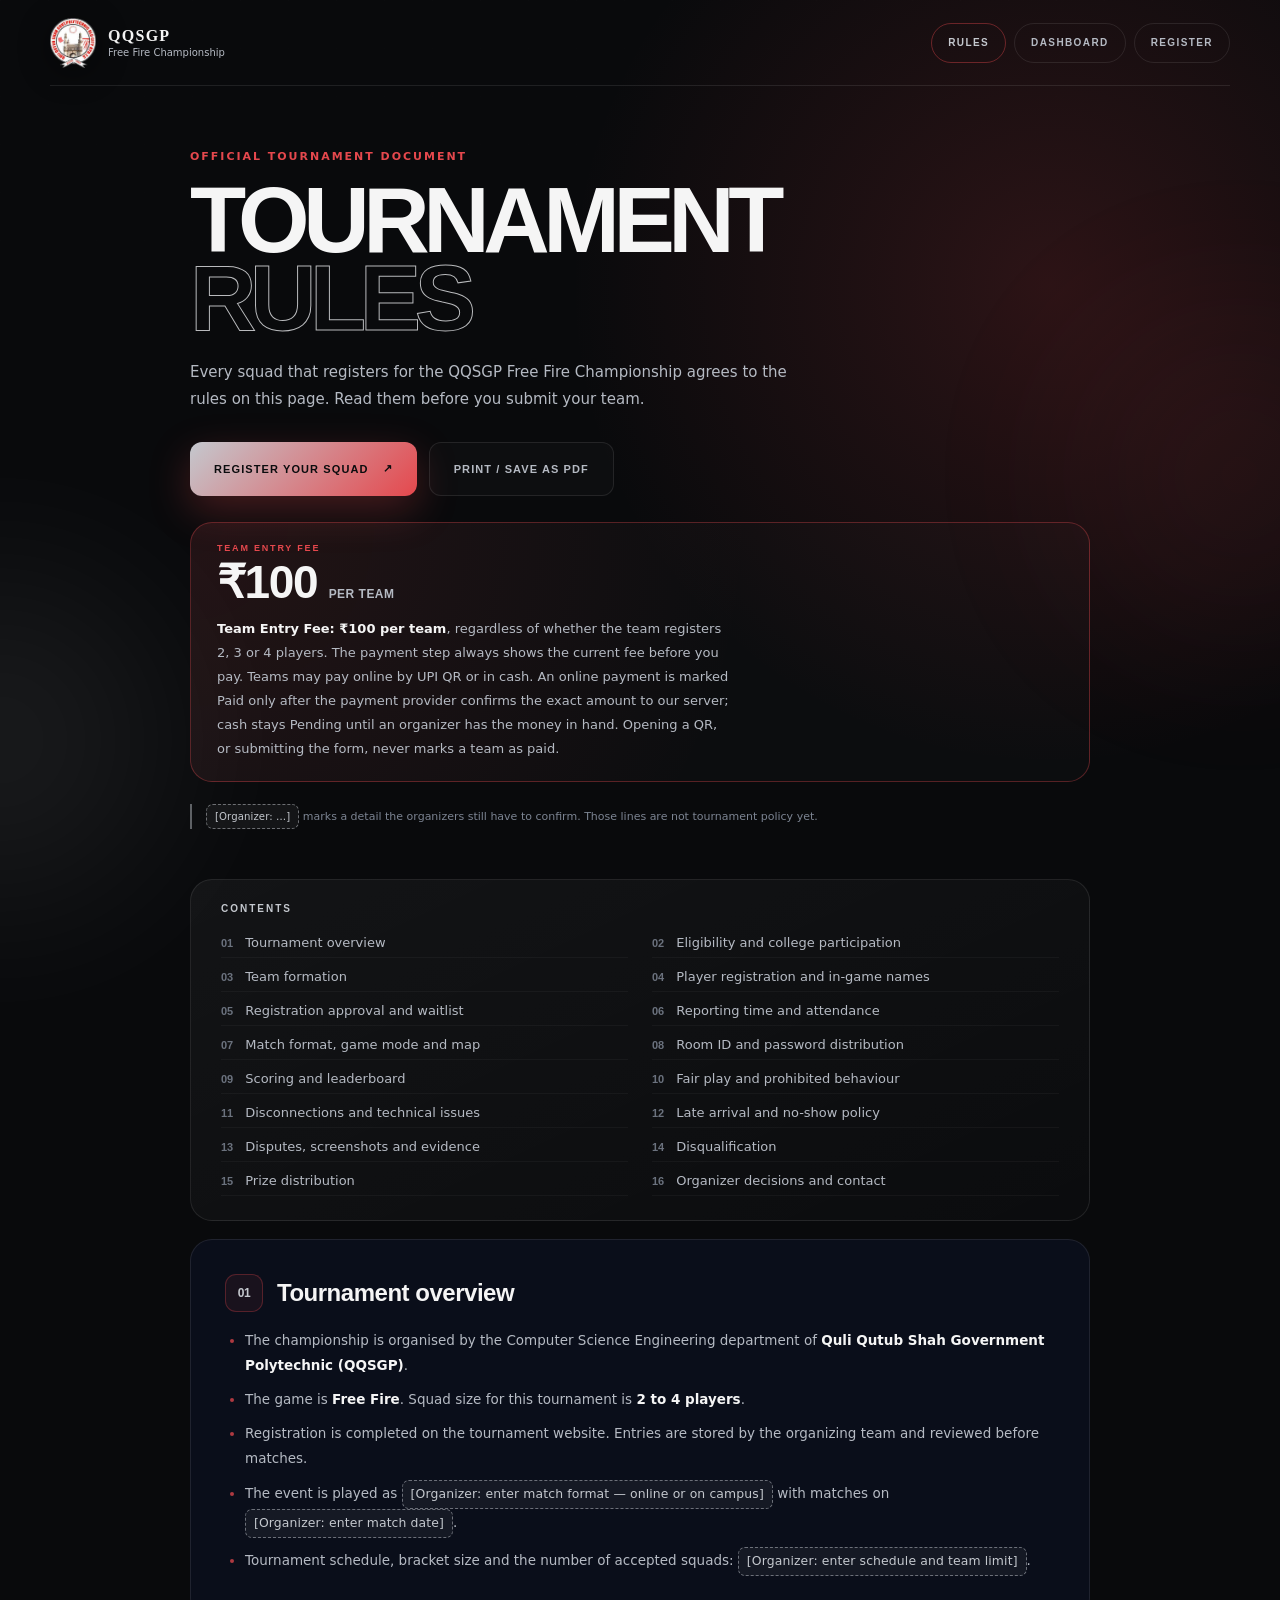
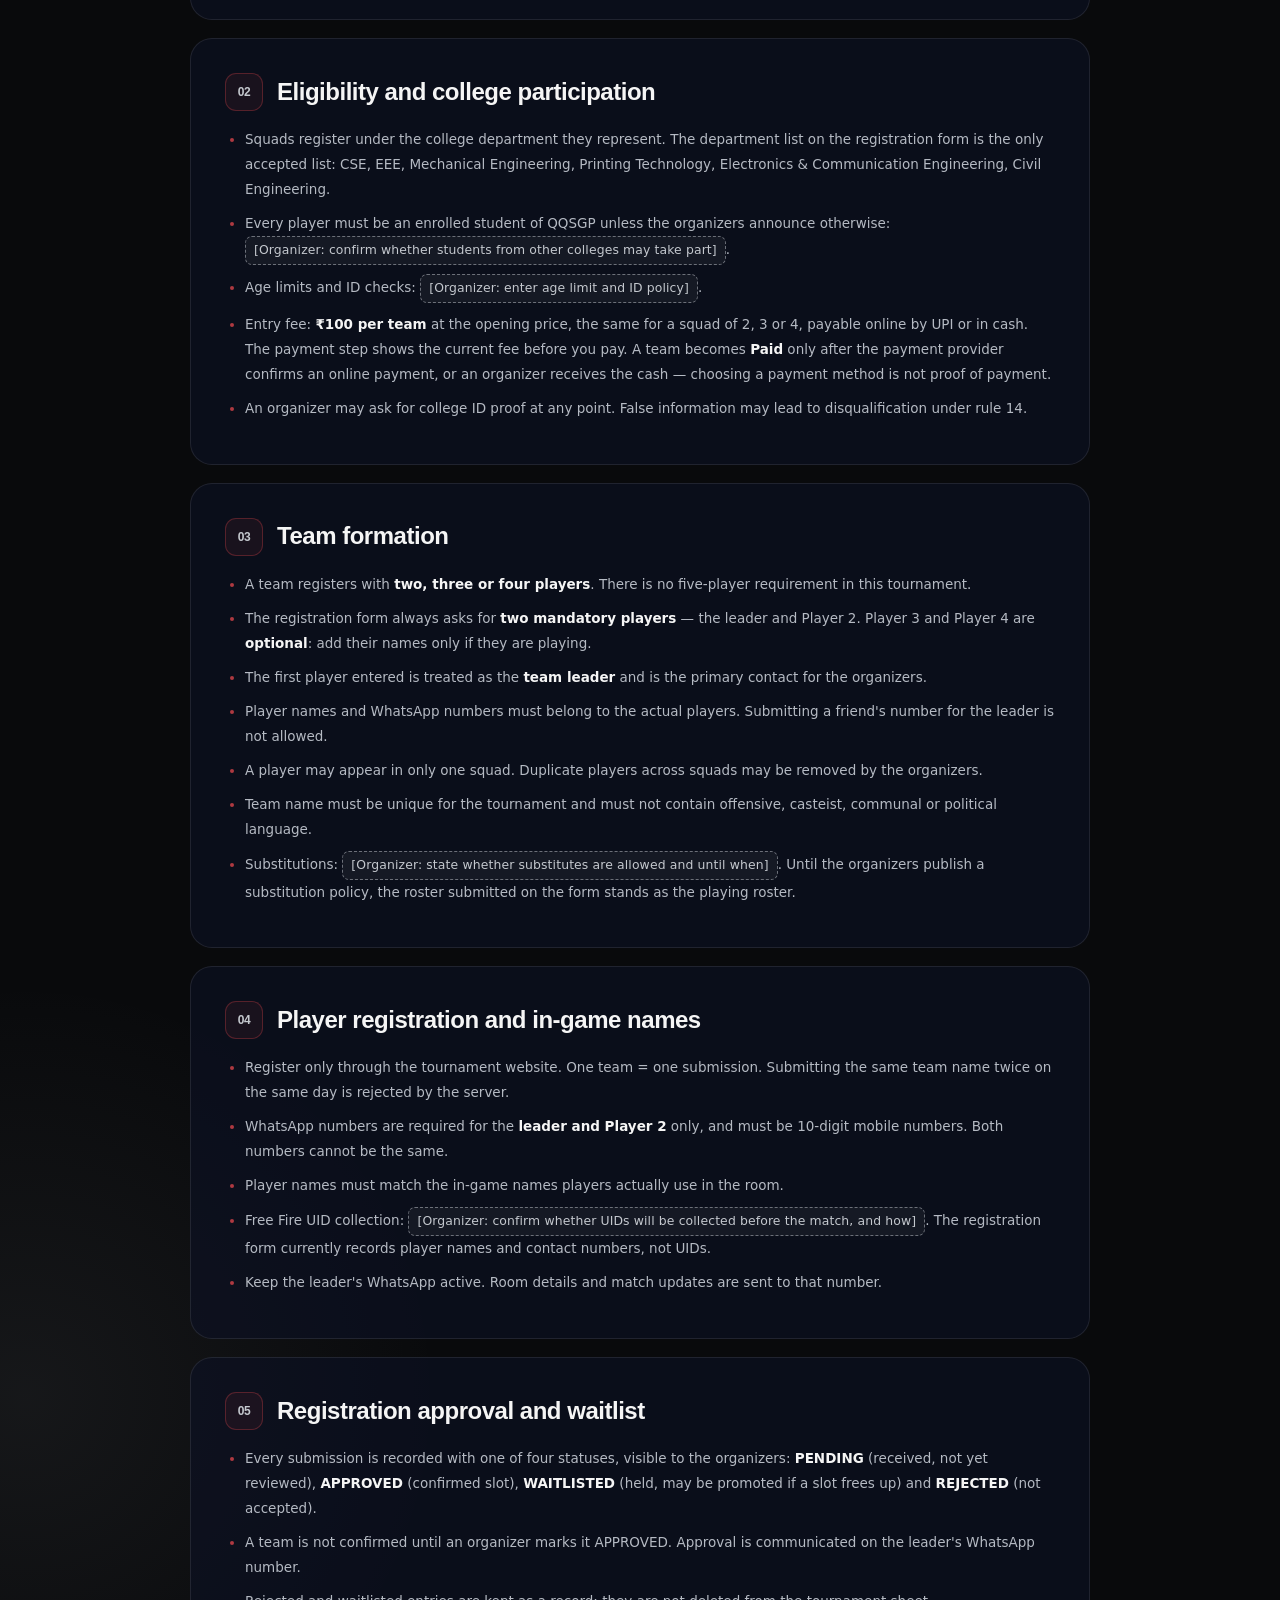
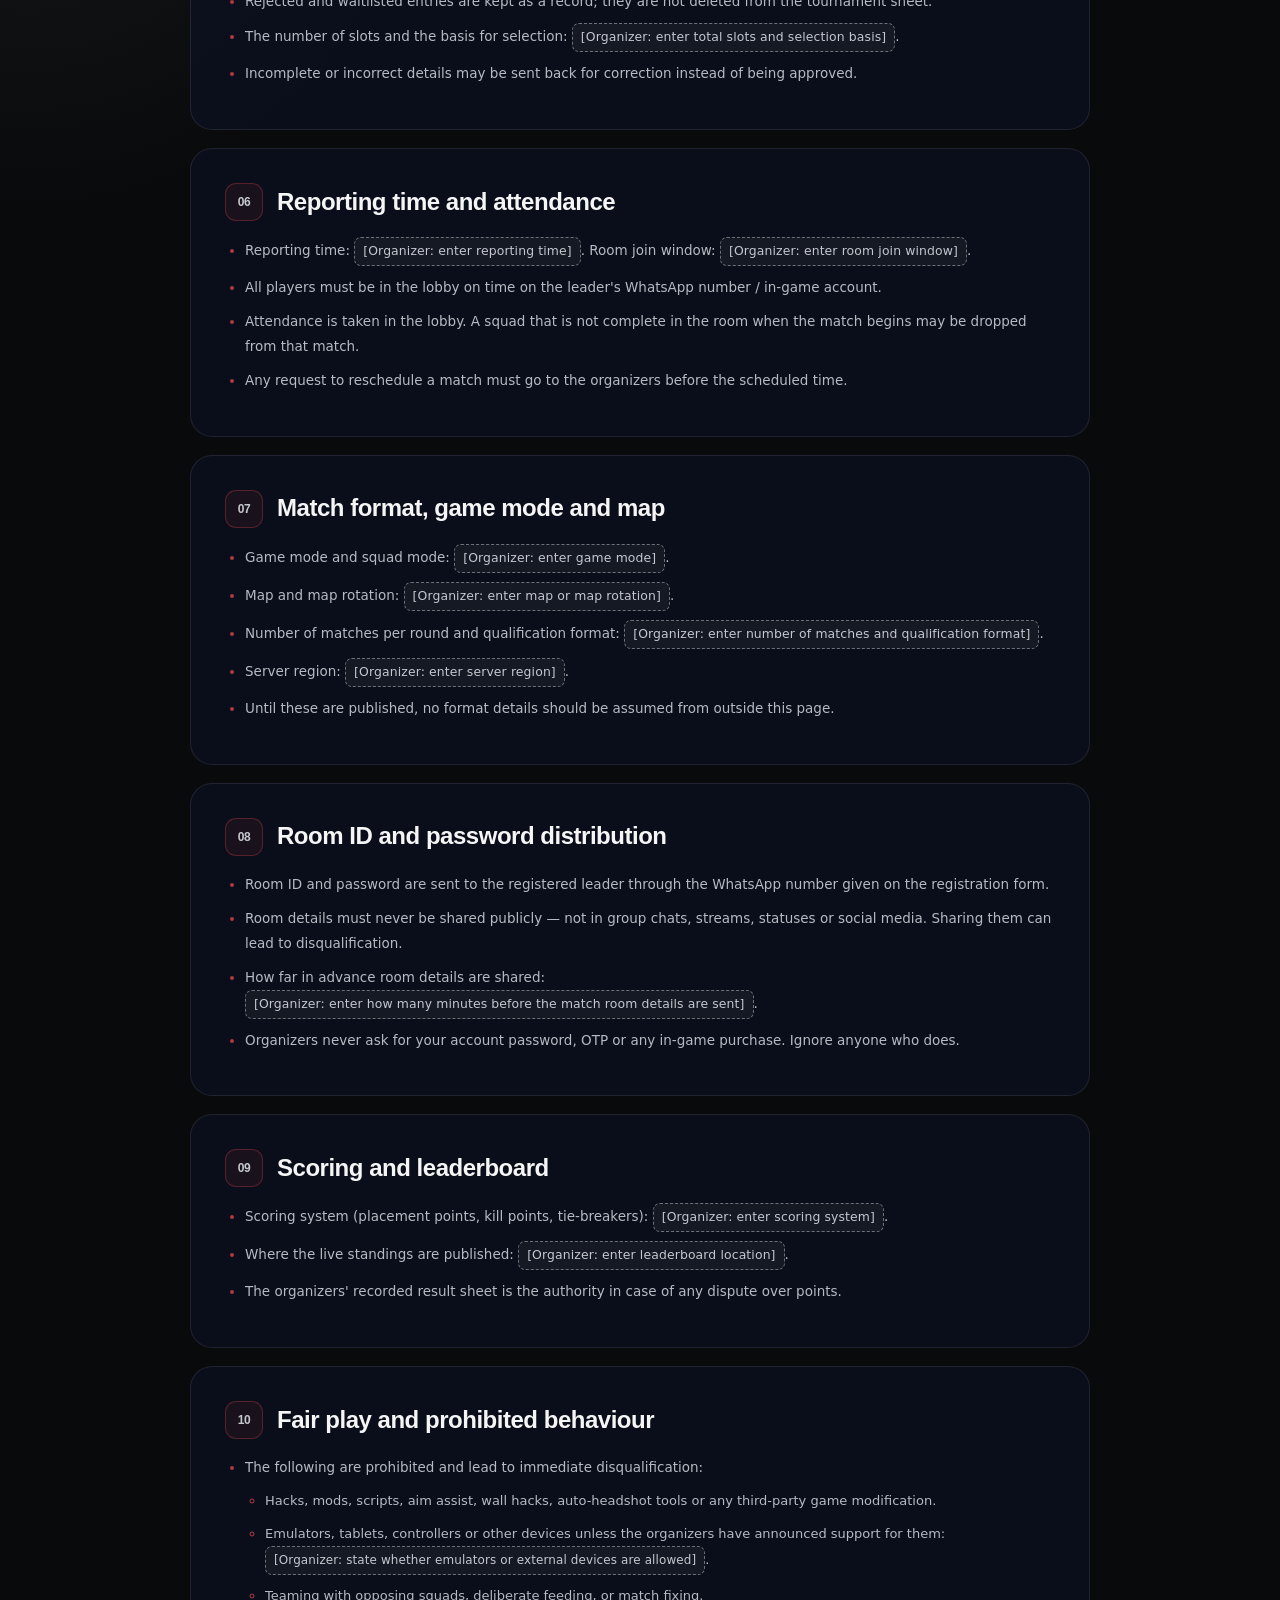
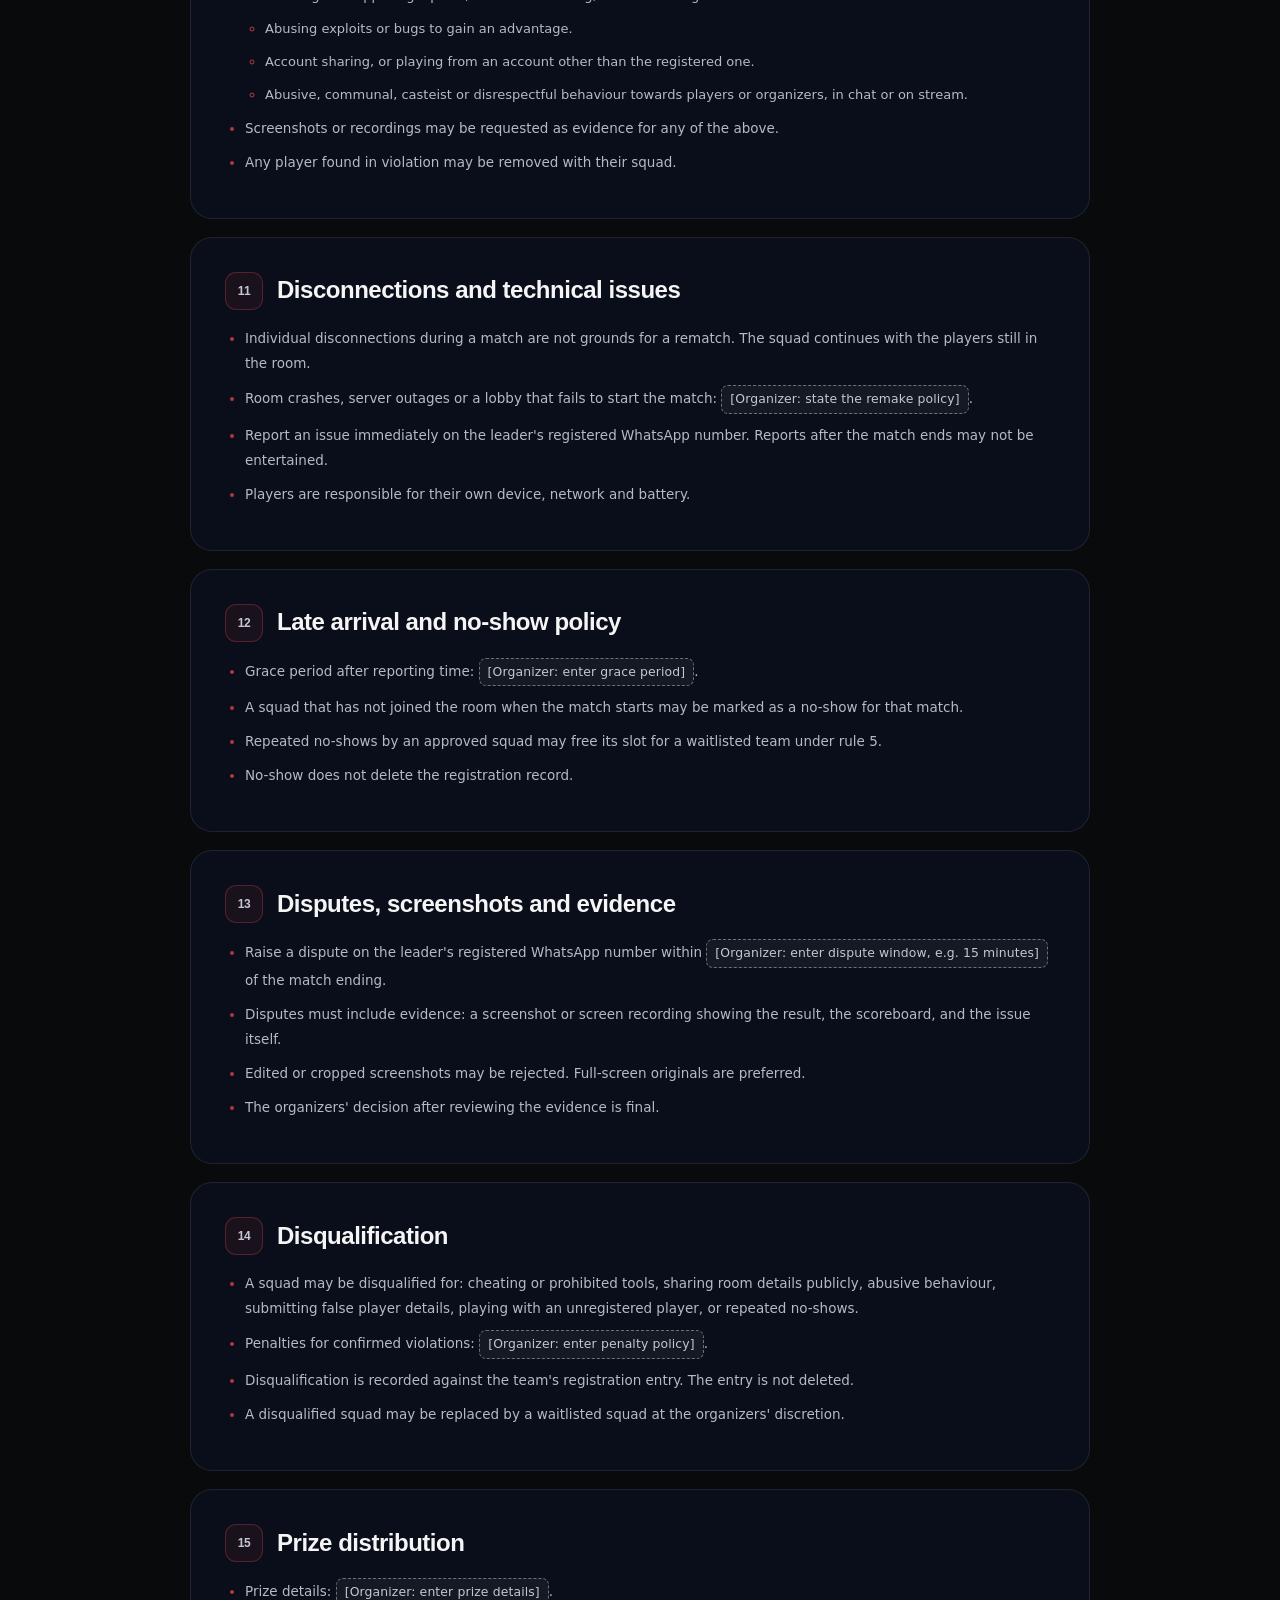
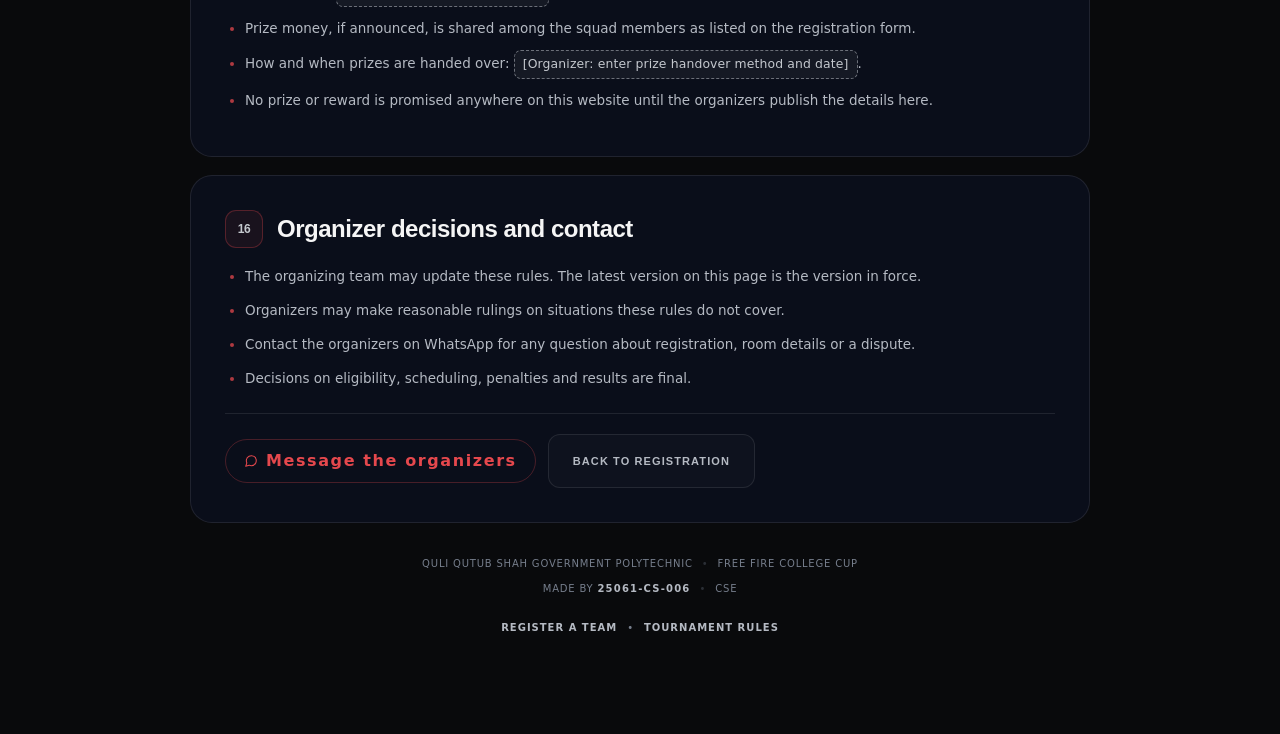
<file: rules.html>
<!DOCTYPE html>
<html lang="en">
<head>
  <meta charset="UTF-8">
  <meta name="viewport" content="width=device-width, initial-scale=1.0">
  <meta name="description" content="Official rules for the QQSGP Free Fire Championship — team formation, registration, match format and fair play.">
  <title>Tournament Rules | QQSGP Free Fire Championship</title>
  <meta http-equiv="Content-Security-Policy" content="default-src 'self'; script-src 'self'; style-src 'self' 'unsafe-inline' https://fonts.googleapis.com; font-src 'self' https://fonts.gstatic.com; connect-src 'self' https://script.google.com https://script.googleusercontent.com; form-action 'self' https://script.google.com;">
  <link rel="icon" type="image/png" href="favicon.png">
  <link rel="preconnect" href="https://fonts.googleapis.com">
  <link rel="preconnect" href="https://fonts.gstatic.com" crossorigin>
  <link href="https://fonts.googleapis.com/css2?family=Inter:wght@400;500;600;700;800&family=Space+Grotesk:wght@500;600;700&display=swap" rel="stylesheet">
  <link rel="stylesheet" href="style.css">
  <link rel="stylesheet" href="rules.css">
</head>
<body>
  <div class="ambient ambient-one"></div>
  <div class="ambient ambient-two"></div>

  <header class="topbar">
    <a class="brand" href="index.html" style="text-decoration:none;color:inherit">
      <div class="brand-mark">
        <img src="logo.png" width="46" height="50"
             alt="Quli Qutub Shah Government Polytechnic emblem">
      </div>
      <div>
        <strong>QQSGP</strong>
        <span>Free Fire Championship</span>
      </div>
    </a>
    <nav class="topnav" aria-label="Sections">
      <a href="rules.html" aria-current="page">Rules</a>
      <a href="admin.html">Dashboard</a>
      <a href="index.html#register">Register</a>
    </nav>
  </header>

  <main class="page rules-page">
    <!-- ============================ INTRO ============================ -->
    <section class="rules-hero">
      <p class="eyebrow">OFFICIAL TOURNAMENT DOCUMENT</p>
      <h1>TOURNAMENT<br><span>RULES</span></h1>
      <p class="hero-text">
        Every squad that registers for the QQSGP Free Fire Championship agrees to
        the rules on this page. Read them before you submit your team.
      </p>

      <div class="rules-actions">
        <a class="cta-primary" href="index.html#register">Register your squad <span aria-hidden="true">↗</span></a>
        <button class="cta-ghost" type="button" id="printRules">Print / Save as PDF</button>
      </div>

      <!-- The fee shown here is the opening fee. The amount actually charged is
           the one in the sheet's Settings tab, and it is displayed again on the
           payment step before anybody pays; keep this copy in step with it. -->
      <div class="fee-callout" id="entryFee">
        <p class="fee-label">TEAM ENTRY FEE</p>
        <p class="fee-amount">₹100 <span>per team</span></p>
        <p class="fee-copy">
          <strong>Team Entry Fee: ₹100 per team</strong>, regardless of whether the
          team registers 2, 3 or 4 players. The payment step always shows the
          current fee before you pay. Teams may pay online by UPI QR or in cash.
          An online payment is marked Paid only after the payment provider confirms
          the exact amount to our server; cash stays Pending until an organizer has
          the money in hand. Opening a QR, or submitting the form, never marks a
          team as paid.
        </p>
      </div>

      <!-- Anything the organizers have not confirmed yet is highlighted like this
           instead of being written as if it were a decision. -->
      <p class="placeholder-legend">
        <span class="todo">[Organizer: …]</span> marks a detail the organizers still
        have to confirm. Those lines are not tournament policy yet.
      </p>
    </section>

    <!-- ============================ CONTENTS ============================ -->
    <nav class="toc" aria-labelledby="tocTitle">
      <h2 id="tocTitle">Contents</h2>
      <ol>
        <li><a href="#r1">Tournament overview</a></li>
        <li><a href="#r2">Eligibility and college participation</a></li>
        <li><a href="#r3">Team formation</a></li>
        <li><a href="#r4">Player registration and in-game names</a></li>
        <li><a href="#r5">Registration approval and waitlist</a></li>
        <li><a href="#r6">Reporting time and attendance</a></li>
        <li><a href="#r7">Match format, game mode and map</a></li>
        <li><a href="#r8">Room ID and password distribution</a></li>
        <li><a href="#r9">Scoring and leaderboard</a></li>
        <li><a href="#r10">Fair play and prohibited behaviour</a></li>
        <li><a href="#r11">Disconnections and technical issues</a></li>
        <li><a href="#r12">Late arrival and no-show policy</a></li>
        <li><a href="#r13">Disputes, screenshots and evidence</a></li>
        <li><a href="#r14">Disqualification</a></li>
        <li><a href="#r15">Prize distribution</a></li>
        <li><a href="#r16">Organizer decisions and contact</a></li>
      </ol>
    </nav>

    <!-- ============================ RULES ============================ -->
    <section class="rule-card" id="r1">
      <h2><span class="num">01</span> Tournament overview</h2>
      <ul>
        <li>The championship is organised by the Computer Science Engineering department of <strong>Quli Qutub Shah Government Polytechnic (QQSGP)</strong>.</li>
        <li>The game is <strong>Free Fire</strong>. Squad size for this tournament is <strong>2 to 4 players</strong>.</li>
        <li>Registration is completed on the tournament website. Entries are stored by the organizing team and reviewed before matches.</li>
        <li>The event is played as <span class="todo">[Organizer: enter match format — online or on campus]</span> with matches on <span class="todo">[Organizer: enter match date]</span>.</li>
        <li>Tournament schedule, bracket size and the number of accepted squads: <span class="todo">[Organizer: enter schedule and team limit]</span>.</li>
      </ul>
    </section>

    <section class="rule-card" id="r2">
      <h2><span class="num">02</span> Eligibility and college participation</h2>
      <ul>
        <li>Squads register under the college department they represent. The department list on the registration form is the only accepted list: CSE, EEE, Mechanical Engineering, Printing Technology, Electronics &amp; Communication Engineering, Civil Engineering.</li>
        <li>Every player must be an enrolled student of QQSGP unless the organizers announce otherwise: <span class="todo">[Organizer: confirm whether students from other colleges may take part]</span>.</li>
        <li>Age limits and ID checks: <span class="todo">[Organizer: enter age limit and ID policy]</span>.</li>
        <li>Entry fee: <strong>₹100 per team</strong> at the opening price, the same for a squad of 2, 3 or 4, payable online by UPI or in cash. The payment step shows the current fee before you pay. A team becomes <strong>Paid</strong> only after the payment provider confirms an online payment, or an organizer receives the cash — choosing a payment method is not proof of payment.</li>
        <li>An organizer may ask for college ID proof at any point. False information may lead to disqualification under rule 14.</li>
      </ul>
    </section>

    <section class="rule-card" id="r3">
      <h2><span class="num">03</span> Team formation</h2>
      <ul>
        <li>A team registers with <strong>two, three or four players</strong>. There is no five-player requirement in this tournament.</li>
        <li>The registration form always asks for <strong>two mandatory players</strong> — the leader and Player 2. Player 3 and Player 4 are <strong>optional</strong>: add their names only if they are playing.</li>
        <li>The first player entered is treated as the <strong>team leader</strong> and is the primary contact for the organizers.</li>
        <li>Player names and WhatsApp numbers must belong to the actual players. Submitting a friend's number for the leader is not allowed.</li>
        <li>A player may appear in only one squad. Duplicate players across squads may be removed by the organizers.</li>
        <li>Team name must be unique for the tournament and must not contain offensive, casteist, communal or political language.</li>
        <li>Substitutions: <span class="todo">[Organizer: state whether substitutes are allowed and until when]</span>. Until the organizers publish a substitution policy, the roster submitted on the form stands as the playing roster.</li>
      </ul>
    </section>

    <section class="rule-card" id="r4">
      <h2><span class="num">04</span> Player registration and in-game names</h2>
      <ul>
        <li>Register only through the tournament website. One team = one submission. Submitting the same team name twice on the same day is rejected by the server.</li>
        <li>WhatsApp numbers are required for the <strong>leader and Player 2</strong> only, and must be 10-digit mobile numbers. Both numbers cannot be the same.</li>
        <li>Player names must match the in-game names players actually use in the room.</li>
        <li>Free Fire UID collection: <span class="todo">[Organizer: confirm whether UIDs will be collected before the match, and how]</span>. The registration form currently records player names and contact numbers, not UIDs.</li>
        <li>Keep the leader's WhatsApp active. Room details and match updates are sent to that number.</li>
      </ul>
    </section>

    <section class="rule-card" id="r5">
      <h2><span class="num">05</span> Registration approval and waitlist</h2>
      <ul>
        <li>Every submission is recorded with one of four statuses, visible to the organizers: <strong>PENDING</strong> (received, not yet reviewed), <strong>APPROVED</strong> (confirmed slot), <strong>WAITLISTED</strong> (held, may be promoted if a slot frees up) and <strong>REJECTED</strong> (not accepted).</li>
        <li>A team is not confirmed until an organizer marks it APPROVED. Approval is communicated on the leader's WhatsApp number.</li>
        <li>Rejected and waitlisted entries are kept as a record; they are not deleted from the tournament sheet.</li>
        <li>The number of slots and the basis for selection: <span class="todo">[Organizer: enter total slots and selection basis]</span>.</li>
        <li>Incomplete or incorrect details may be sent back for correction instead of being approved.</li>
      </ul>
    </section>

    <section class="rule-card" id="r6">
      <h2><span class="num">06</span> Reporting time and attendance</h2>
      <ul>
        <li>Reporting time: <span class="todo">[Organizer: enter reporting time]</span>. Room join window: <span class="todo">[Organizer: enter room join window]</span>.</li>
        <li>All players must be in the lobby on time on the leader's WhatsApp number / in-game account.</li>
        <li>Attendance is taken in the lobby. A squad that is not complete in the room when the match begins may be dropped from that match.</li>
        <li>Any request to reschedule a match must go to the organizers before the scheduled time.</li>
      </ul>
    </section>

    <section class="rule-card" id="r7">
      <h2><span class="num">07</span> Match format, game mode and map</h2>
      <ul>
        <li>Game mode and squad mode: <span class="todo">[Organizer: enter game mode]</span>.</li>
        <li>Map and map rotation: <span class="todo">[Organizer: enter map or map rotation]</span>.</li>
        <li>Number of matches per round and qualification format: <span class="todo">[Organizer: enter number of matches and qualification format]</span>.</li>
        <li>Server region: <span class="todo">[Organizer: enter server region]</span>.</li>
        <li>Until these are published, no format details should be assumed from outside this page.</li>
      </ul>
    </section>

    <section class="rule-card" id="r8">
      <h2><span class="num">08</span> Room ID and password distribution</h2>
      <ul>
        <li>Room ID and password are sent to the registered leader through the WhatsApp number given on the registration form.</li>
        <li>Room details must never be shared publicly — not in group chats, streams, statuses or social media. Sharing them can lead to disqualification.</li>
        <li>How far in advance room details are shared: <span class="todo">[Organizer: enter how many minutes before the match room details are sent]</span>.</li>
        <li>Organizers never ask for your account password, OTP or any in-game purchase. Ignore anyone who does.</li>
      </ul>
    </section>

    <section class="rule-card" id="r9">
      <h2><span class="num">09</span> Scoring and leaderboard</h2>
      <ul>
        <li>Scoring system (placement points, kill points, tie-breakers): <span class="todo">[Organizer: enter scoring system]</span>.</li>
        <li>Where the live standings are published: <span class="todo">[Organizer: enter leaderboard location]</span>.</li>
        <li>The organizers' recorded result sheet is the authority in case of any dispute over points.</li>
      </ul>
    </section>

    <section class="rule-card" id="r10">
      <h2><span class="num">10</span> Fair play and prohibited behaviour</h2>
      <ul>
        <li>The following are prohibited and lead to immediate disqualification:
          <ul>
            <li>Hacks, mods, scripts, aim assist, wall hacks, auto-headshot tools or any third-party game modification.</li>
            <li>Emulators, tablets, controllers or other devices unless the organizers have announced support for them: <span class="todo">[Organizer: state whether emulators or external devices are allowed]</span>.</li>
            <li>Teaming with opposing squads, deliberate feeding, or match fixing.</li>
            <li>Abusing exploits or bugs to gain an advantage.</li>
            <li>Account sharing, or playing from an account other than the registered one.</li>
            <li>Abusive, communal, casteist or disrespectful behaviour towards players or organizers, in chat or on stream.</li>
          </ul>
        </li>
        <li>Screenshots or recordings may be requested as evidence for any of the above.</li>
        <li>Any player found in violation may be removed with their squad.</li>
      </ul>
    </section>

    <section class="rule-card" id="r11">
      <h2><span class="num">11</span> Disconnections and technical issues</h2>
      <ul>
        <li>Individual disconnections during a match are not grounds for a rematch. The squad continues with the players still in the room.</li>
        <li>Room crashes, server outages or a lobby that fails to start the match: <span class="todo">[Organizer: state the remake policy]</span>.</li>
        <li>Report an issue immediately on the leader's registered WhatsApp number. Reports after the match ends may not be entertained.</li>
        <li>Players are responsible for their own device, network and battery.</li>
      </ul>
    </section>

    <section class="rule-card" id="r12">
      <h2><span class="num">12</span> Late arrival and no-show policy</h2>
      <ul>
        <li>Grace period after reporting time: <span class="todo">[Organizer: enter grace period]</span>.</li>
        <li>A squad that has not joined the room when the match starts may be marked as a no-show for that match.</li>
        <li>Repeated no-shows by an approved squad may free its slot for a waitlisted team under rule 5.</li>
        <li>No-show does not delete the registration record.</li>
      </ul>
    </section>

    <section class="rule-card" id="r13">
      <h2><span class="num">13</span> Disputes, screenshots and evidence</h2>
      <ul>
        <li>Raise a dispute on the leader's registered WhatsApp number within <span class="todo">[Organizer: enter dispute window, e.g. 15 minutes]</span> of the match ending.</li>
        <li>Disputes must include evidence: a screenshot or screen recording showing the result, the scoreboard, and the issue itself.</li>
        <li>Edited or cropped screenshots may be rejected. Full-screen originals are preferred.</li>
        <li>The organizers' decision after reviewing the evidence is final.</li>
      </ul>
    </section>

    <section class="rule-card" id="r14">
      <h2><span class="num">14</span> Disqualification</h2>
      <ul>
        <li>A squad may be disqualified for: cheating or prohibited tools, sharing room details publicly, abusive behaviour, submitting false player details, playing with an unregistered player, or repeated no-shows.</li>
        <li>Penalties for confirmed violations: <span class="todo">[Organizer: enter penalty policy]</span>.</li>
        <li>Disqualification is recorded against the team's registration entry. The entry is not deleted.</li>
        <li>A disqualified squad may be replaced by a waitlisted squad at the organizers' discretion.</li>
      </ul>
    </section>

    <section class="rule-card" id="r15">
      <h2><span class="num">15</span> Prize distribution</h2>
      <ul>
        <li>Prize details: <span class="todo">[Organizer: enter prize details]</span>.</li>
        <li>Prize money, if announced, is shared among the squad members as listed on the registration form.</li>
        <li>How and when prizes are handed over: <span class="todo">[Organizer: enter prize handover method and date]</span>.</li>
        <li>No prize or reward is promised anywhere on this website until the organizers publish the details here.</li>
      </ul>
    </section>

    <section class="rule-card" id="r16">
      <h2><span class="num">16</span> Organizer decisions and contact</h2>
      <ul>
        <li>The organizing team may update these rules. The latest version on this page is the version in force.</li>
        <li>Organizers may make reasonable rulings on situations these rules do not cover.</li>
        <li>Contact the organizers on WhatsApp for any question about registration, room details or a dispute.</li>
        <li>Decisions on eligibility, scheduling, penalties and results are final.</li>
      </ul>

      <div class="rules-contact">
        <a class="whatsapp-link" href="https://wa.me/917075593104" target="_blank" rel="noopener noreferrer">
          <svg viewBox="0 0 24 24" fill="none" stroke="currentColor" stroke-width="1.8"
               stroke-linecap="round" stroke-linejoin="round" aria-hidden="true" focusable="false">
            <path d="M21 11.5a8.38 8.38 0 0 1-.9 3.8 8.5 8.5 0 0 1-7.6 4.7 8.38 8.38 0 0 1-3.8-.9L3 21l1.9-5.7a8.38 8.38 0 0 1-.9-3.8 8.5 8.5 0 0 1 4.7-7.6 8.38 8.38 0 0 1 3.8-.9h.5a8.48 8.48 0 0 1 8 8v.5z" />
          </svg>
          <span>Message the organizers</span>
        </a>
        <a class="cta-ghost" href="index.html#register">Back to registration</a>
      </div>
    </section>

    <footer>
      <div class="footer-line">
        <span>Quli Qutub Shah Government Polytechnic</span>
        <span class="dot" aria-hidden="true">•</span>
        <span>Free Fire College Cup</span>
      </div>
      <div class="footer-line footer-made">
        <span>Made by <strong>25061-CS-006</strong></span>
        <span class="dot" aria-hidden="true">•</span>
        <span>CSE</span>
      </div>
      <p class="footer-contact">
        <a class="footer-link" href="index.html#register">Register a team</a>
        <span class="dot" aria-hidden="true">•</span>
        <a class="footer-link" href="rules.html">Tournament rules</a>
      </p>
    </footer>
  </main>

  <script src="rules.js"></script>
</body>
</html>
</file>
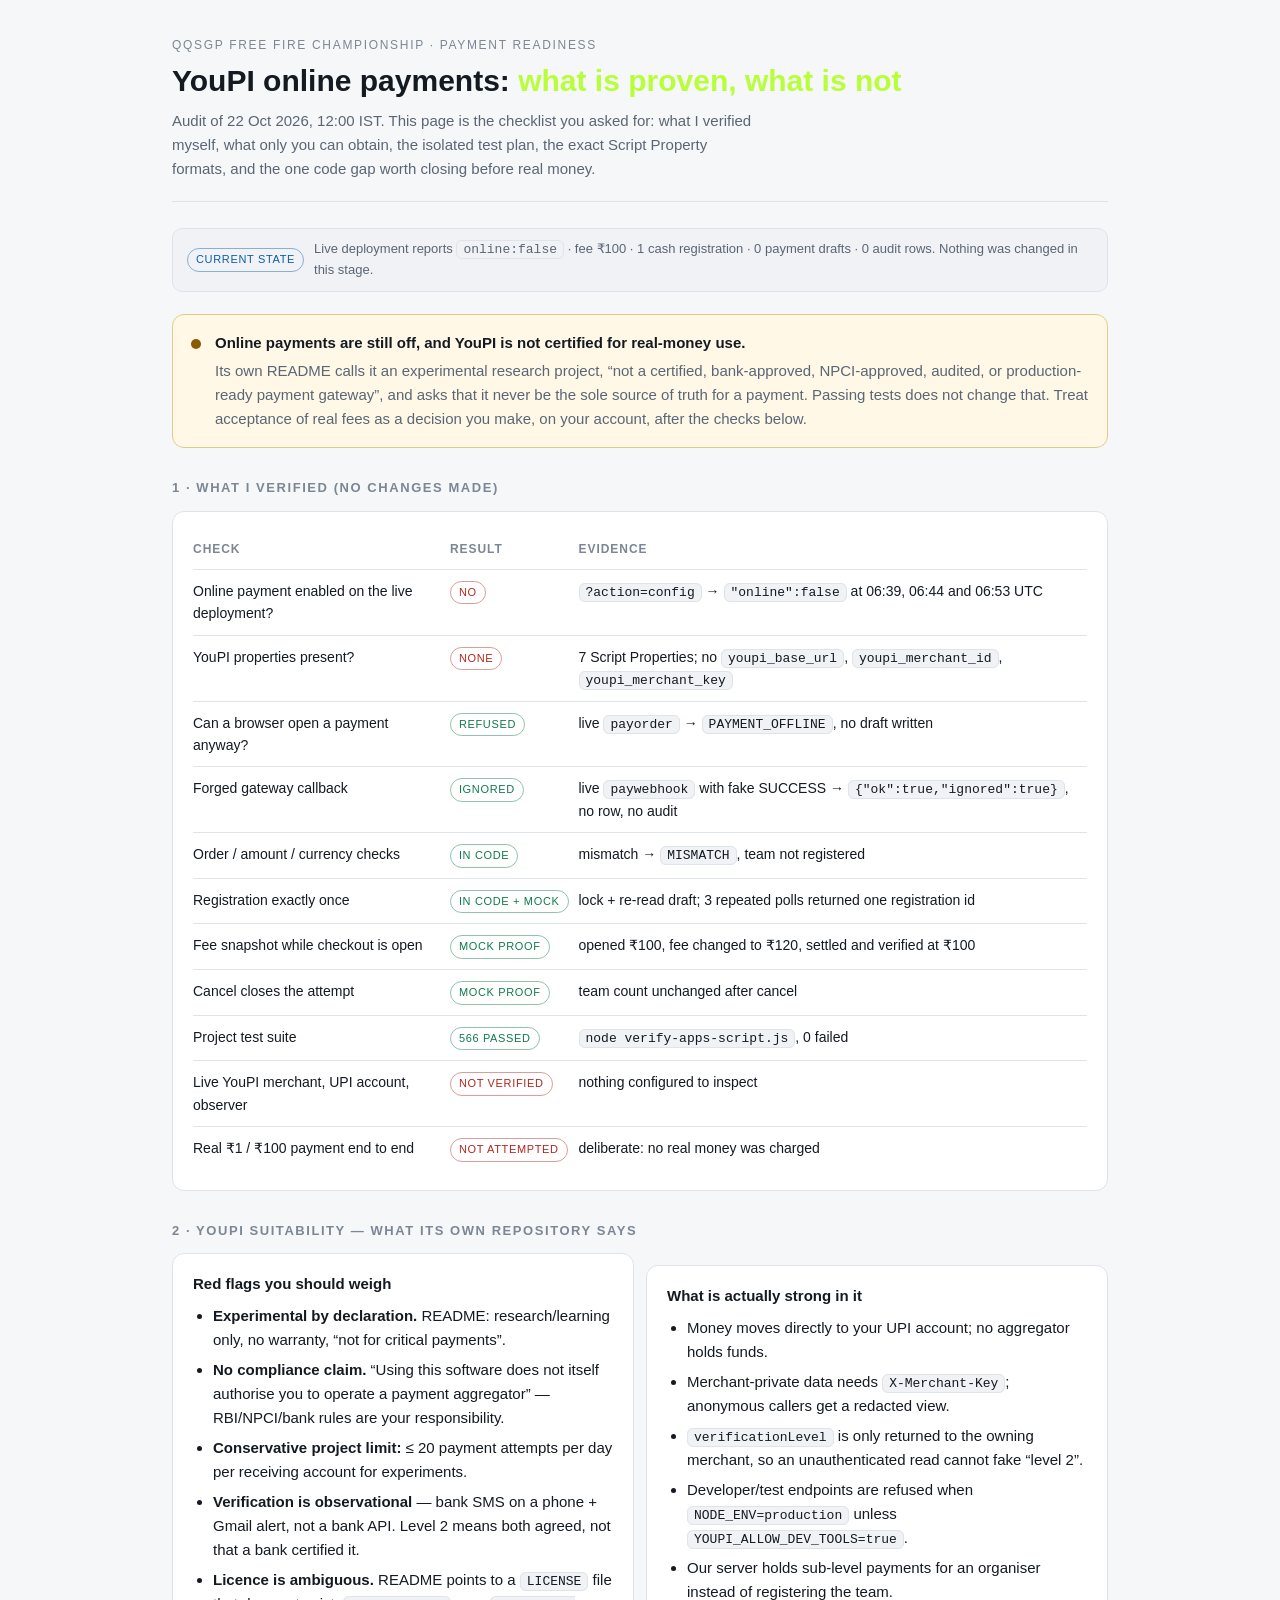
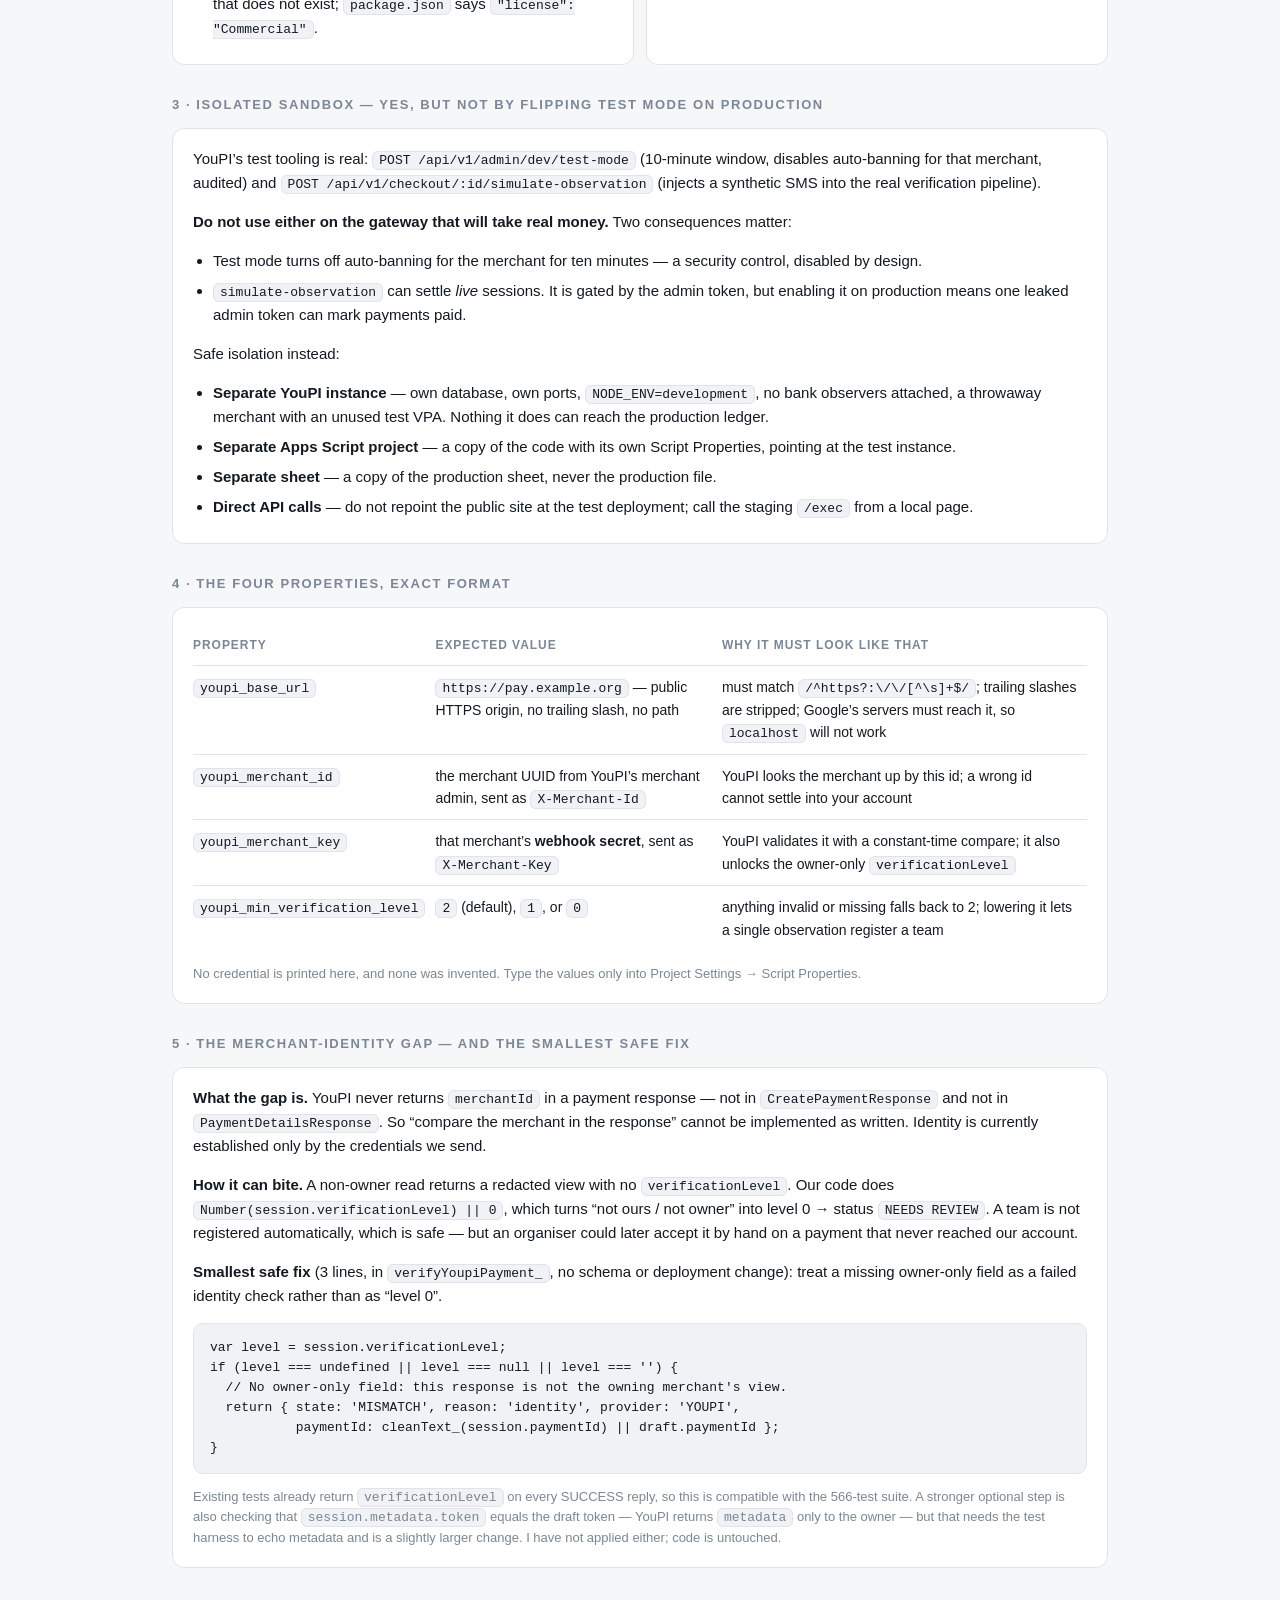
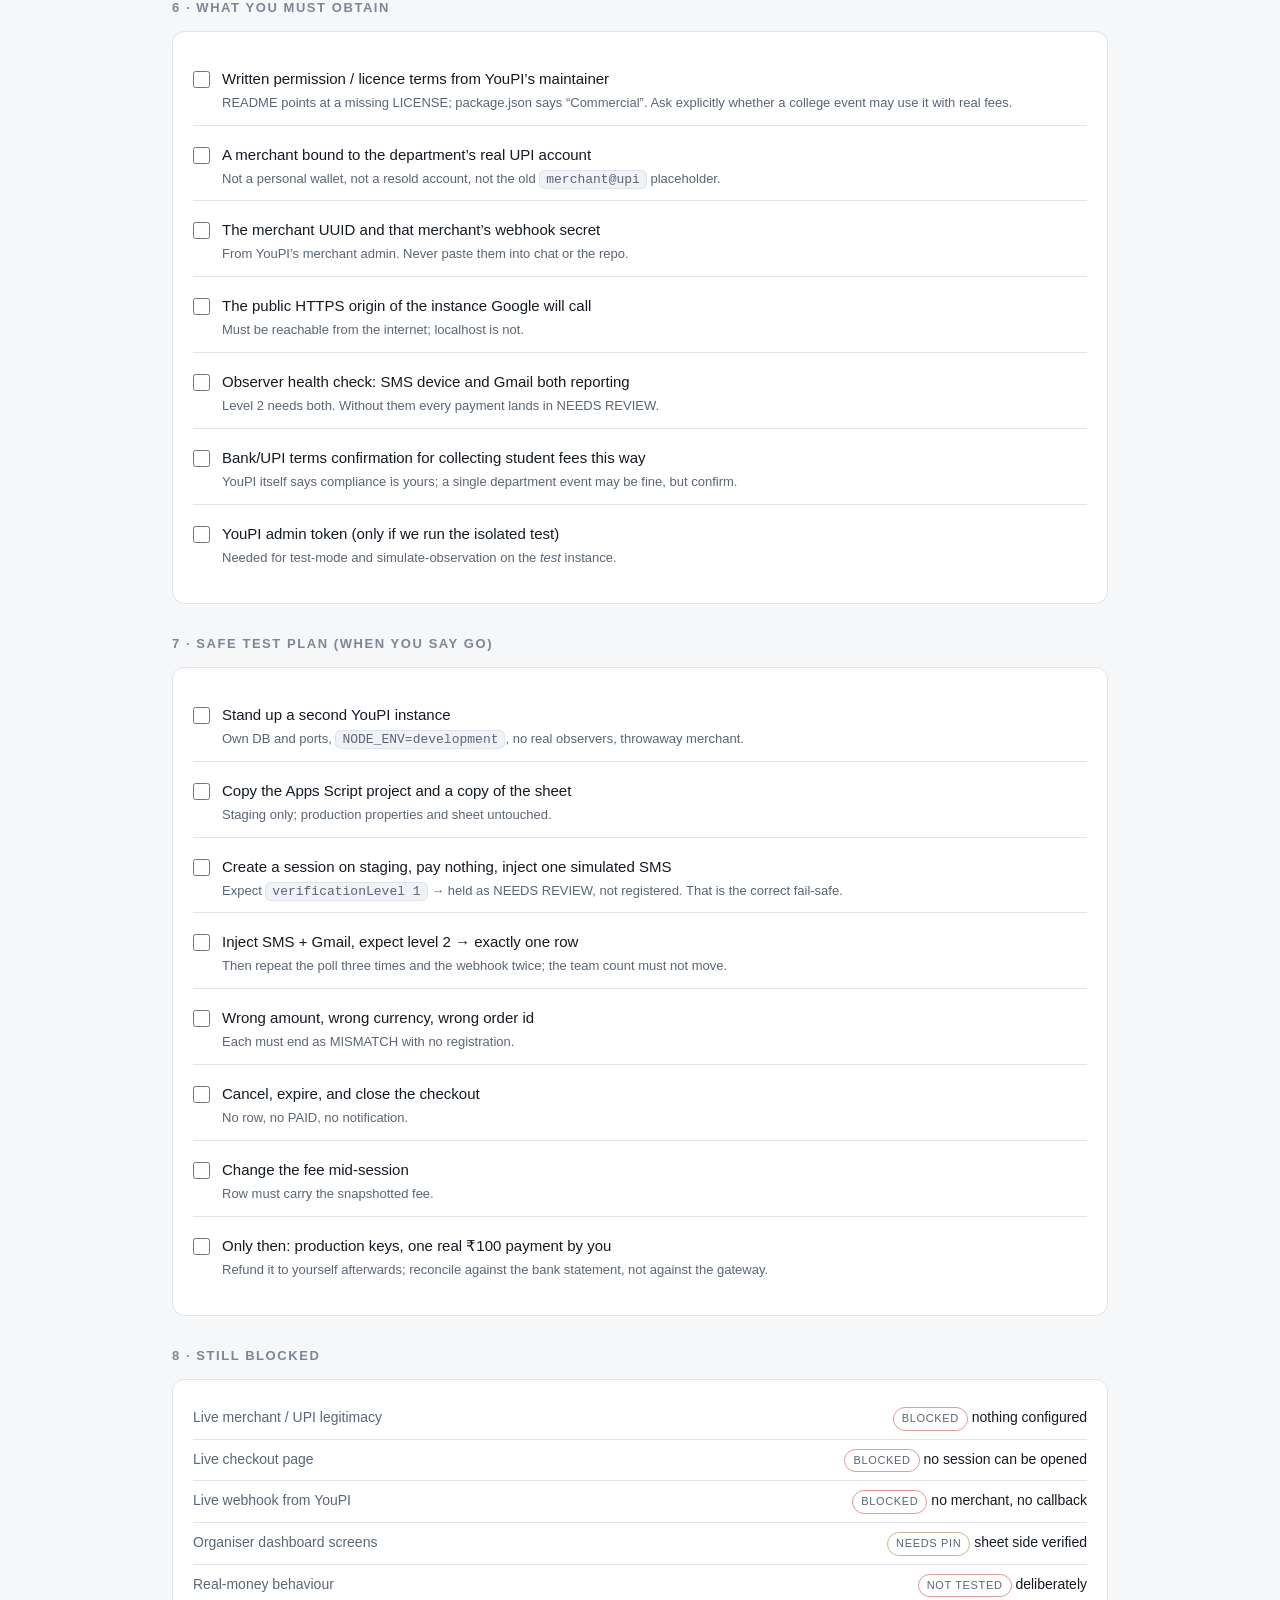
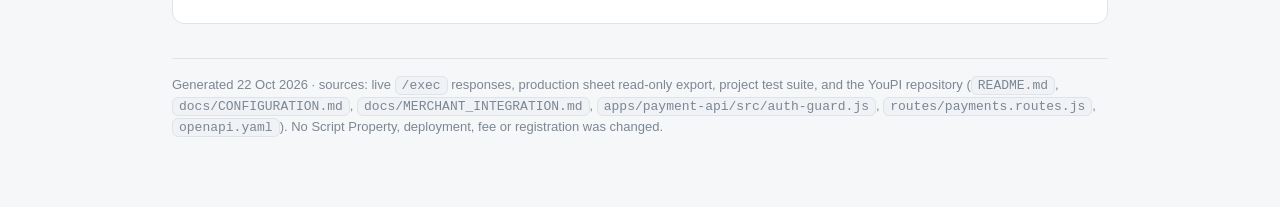
<file: audit/youpi-readiness.html>
<!doctype html>
<html lang="en">
<head>
<meta charset="utf-8">
<meta name="viewport" content="width=device-width, initial-scale=1">
<title>QQSGP · YouPI payment readiness</title>
<style>
  :root{
    --bg:#0f1115; --panel:#161a21; --panel2:#1d222b; --line:#2a313d;
    --ink:#e8ecf2; --muted:#9aa6b6; --dim:#6f7b8b;
    --ok:#3ddc97; --warn:#ffc857; --bad:#ff6b6b; --info:#6cb6ff; --lime:#b8ff39;
  }
  @media (prefers-color-scheme: light){
    :root{--bg:#f6f7f9;--panel:#fff;--panel2:#f0f2f6;--line:#dfe3ea;--ink:#141a22;--muted:#5a6675;--dim:#7b8794;--ok:#0f7a4d;--warn:#8a5b00;--bad:#b3261e;--info:#0b5fa5;}
  }
  *{box-sizing:border-box}
  body{margin:0;background:var(--bg);color:var(--ink);font:15px/1.6 -apple-system,BlinkMacSystemFont,"Segoe UI",Roboto,Arial,sans-serif}
  .wrap{max-width:980px;margin:0 auto;padding:36px 22px 70px}
  header{border-bottom:1px solid var(--line);padding-bottom:20px;margin-bottom:26px}
  .eyebrow{font-size:12px;letter-spacing:.14em;text-transform:uppercase;color:var(--dim);margin:0 0 8px}
  h1{font-size:30px;line-height:1.2;margin:0 0 10px}
  h1 span{color:var(--lime)}
  header p{margin:0;color:var(--muted);max-width:70ch}
  .verdict{display:flex;gap:14px;align-items:flex-start;border:1px solid #5a3a1f;background:linear-gradient(180deg,rgba(255,200,87,.10),rgba(255,200,87,.03));border-radius:12px;padding:16px 18px;margin:22px 0 30px}
  @media (prefers-color-scheme: light){.verdict{border-color:#e6c98a;background:#fff8e6}}
  .verdict strong{display:block;margin-bottom:4px}
  .dot{width:10px;height:10px;border-radius:50%;background:var(--warn);margin-top:8px;flex:0 0 auto}
  section{margin:0 0 30px}
  h2{font-size:13px;letter-spacing:.12em;text-transform:uppercase;color:var(--dim);margin:0 0 12px;font-weight:600}
  .card{background:var(--panel);border:1px solid var(--line);border-radius:12px;padding:18px 20px}
  .card + .card{margin-top:12px}
  table{width:100%;border-collapse:collapse;font-size:14px}
  th,td{text-align:left;vertical-align:top;padding:10px 10px 10px 0;border-bottom:1px solid var(--line)}
  th{font-size:12px;letter-spacing:.08em;text-transform:uppercase;color:var(--dim);font-weight:600}
  tr:last-child td{border-bottom:none}
  code{font:13px/1.5 ui-monospace,SFMono-Regular,Menlo,Consolas,monospace;background:var(--panel2);border:1px solid var(--line);border-radius:6px;padding:1px 6px}
  pre{background:var(--panel2);border:1px solid var(--line);border-radius:10px;padding:14px 16px;overflow:auto;font:13px/1.55 ui-monospace,SFMono-Regular,Menlo,Consolas,monospace}
  ul{margin:8px 0 0;padding-left:20px}
  li{margin:6px 0}
  .tag{display:inline-block;font-size:11px;letter-spacing:.06em;text-transform:uppercase;padding:2px 8px;border-radius:999px;border:1px solid var(--line);color:var(--muted);white-space:nowrap}
  .tag.ok{color:var(--ok);border-color:color-mix(in srgb,var(--ok) 45%,transparent)}
  .tag.bad{color:var(--bad);border-color:color-mix(in srgb,var(--bad) 45%,transparent)}
  .tag.warn{color:var(--warn);border-color:color-mix(in srgb,var(--warn) 45%,transparent)}
  .tag.info{color:var(--info);border-color:color-mix(in srgb,var(--info) 45%,transparent)}
  .check{list-style:none;padding:0;margin:0}
  .check li{display:flex;gap:12px;align-items:flex-start;padding:11px 0;border-bottom:1px solid var(--line)}
  .check li:last-child{border-bottom:none}
  .check input{margin:4px 0 0;width:17px;height:17px;accent-color:#7a9e1f;flex:0 0 auto}
  .check label{cursor:pointer}
  .check small{display:block;color:var(--muted);font-size:13px;margin-top:2px}
  .check input:checked + label{text-decoration:line-through;color:var(--dim)}
  .muted{color:var(--muted)}
  .dim{color:var(--dim);font-size:13px}
  .grid{display:grid;grid-template-columns:1fr 1fr;gap:12px}
  @media (max-width:760px){.grid{grid-template-columns:1fr}}
  .kv{display:flex;justify-content:space-between;gap:16px;padding:8px 0;border-bottom:1px solid var(--line);font-size:14px}
  .kv:last-child{border-bottom:none}
  .kv span:first-child{color:var(--muted)}
  .kv span:last-child{text-align:right;font-variant-numeric:tabular-nums}
  footer{margin-top:34px;padding-top:16px;border-top:1px solid var(--line);color:var(--dim);font-size:13px}
  .banner{display:flex;gap:10px;align-items:center;font-size:13px;color:var(--muted);background:var(--panel2);border:1px solid var(--line);border-radius:10px;padding:10px 14px;margin-bottom:22px}
  a{color:var(--info)}
</style>
</head>
<body>
<div class="wrap">

<header>
  <p class="eyebrow">QQSGP Free Fire Championship · payment readiness</p>
  <h1>YouPI online payments: <span>what is proven, what is not</span></h1>
  <p>Audit of 22 Oct 2026, 12:00 IST. This page is the checklist you asked for: what I verified myself, what only you can obtain, the isolated test plan, the exact Script Property formats, and the one code gap worth closing before real money.</p>
</header>

<div class="banner">
  <span class="tag info">current state</span>
  <span>Live deployment reports <code>online:false</code> · fee ₹100 · 1 cash registration · 0 payment drafts · 0 audit rows. Nothing was changed in this stage.</span>
</div>

<div class="verdict">
  <span class="dot"></span>
  <div>
    <strong>Online payments are still off, and YouPI is not certified for real-money use.</strong>
    <span class="muted">Its own README calls it an experimental research project, “not a certified, bank-approved, NPCI-approved, audited, or production-ready payment gateway”, and asks that it never be the sole source of truth for a payment. Passing tests does not change that. Treat acceptance of real fees as a decision you make, on your account, after the checks below.</span>
  </div>
</div>

<section>
  <h2>1 · What I verified (no changes made)</h2>
  <div class="card">
    <table>
      <thead><tr><th>Check</th><th>Result</th><th>Evidence</th></tr></thead>
      <tbody>
        <tr><td>Online payment enabled on the live deployment?</td><td><span class="tag bad">No</span></td><td><code>?action=config</code> → <code>"online":false</code> at 06:39, 06:44 and 06:53 UTC</td></tr>
        <tr><td>YouPI properties present?</td><td><span class="tag bad">None</span></td><td>7 Script Properties; no <code>youpi_base_url</code>, <code>youpi_merchant_id</code>, <code>youpi_merchant_key</code></td></tr>
        <tr><td>Can a browser open a payment anyway?</td><td><span class="tag ok">Refused</span></td><td>live <code>payorder</code> → <code>PAYMENT_OFFLINE</code>, no draft written</td></tr>
        <tr><td>Forged gateway callback</td><td><span class="tag ok">Ignored</span></td><td>live <code>paywebhook</code> with fake SUCCESS → <code>{"ok":true,"ignored":true}</code>, no row, no audit</td></tr>
        <tr><td>Order / amount / currency checks</td><td><span class="tag ok">In code</span></td><td>mismatch → <code>MISMATCH</code>, team not registered</td></tr>
        <tr><td>Registration exactly once</td><td><span class="tag ok">In code + mock</span></td><td>lock + re-read draft; 3 repeated polls returned one registration id</td></tr>
        <tr><td>Fee snapshot while checkout is open</td><td><span class="tag ok">Mock proof</span></td><td>opened ₹100, fee changed to ₹120, settled and verified at ₹100</td></tr>
        <tr><td>Cancel closes the attempt</td><td><span class="tag ok">Mock proof</span></td><td>team count unchanged after cancel</td></tr>
        <tr><td>Project test suite</td><td><span class="tag ok">566 passed</span></td><td><code>node verify-apps-script.js</code>, 0 failed</td></tr>
        <tr><td>Live YouPI merchant, UPI account, observer</td><td><span class="tag bad">Not verified</span></td><td>nothing configured to inspect</td></tr>
        <tr><td>Real ₹1 / ₹100 payment end to end</td><td><span class="tag bad">Not attempted</span></td><td>deliberate: no real money was charged</td></tr>
      </tbody>
    </table>
  </div>
</section>

<section>
  <h2>2 · YouPI suitability — what its own repository says</h2>
  <div class="grid">
    <div class="card">
      <h3 style="margin:0 0 8px;font-size:15px">Red flags you should weigh</h3>
      <ul>
        <li><strong>Experimental by declaration.</strong> README: research/learning only, no warranty, “not for critical payments”.</li>
        <li><strong>No compliance claim.</strong> “Using this software does not itself authorise you to operate a payment aggregator” — RBI/NPCI/bank rules are your responsibility.</li>
        <li><strong>Conservative project limit:</strong> ≤ 20 payment attempts per day per receiving account for experiments.</li>
        <li><strong>Verification is observational</strong> — bank SMS on a phone + Gmail alert, not a bank API. Level 2 means both agreed, not that a bank certified it.</li>
        <li><strong>Licence is ambiguous.</strong> README points to a <code>LICENSE</code> file that does not exist; <code>package.json</code> says <code>"license": "Commercial"</code>.</li>
      </ul>
    </div>
    <div class="card">
      <h3 style="margin:0 0 8px;font-size:15px">What is actually strong in it</h3>
      <ul>
        <li>Money moves directly to your UPI account; no aggregator holds funds.</li>
        <li>Merchant-private data needs <code>X-Merchant-Key</code>; anonymous callers get a redacted view.</li>
        <li><code>verificationLevel</code> is only returned to the owning merchant, so an unauthenticated read cannot fake “level 2”.</li>
        <li>Developer/test endpoints are refused when <code>NODE_ENV=production</code> unless <code>YOUPI_ALLOW_DEV_TOOLS=true</code>.</li>
        <li>Our server holds sub-level payments for an organiser instead of registering the team.</li>
      </ul>
    </div>
  </div>
</section>

<section>
  <h2>3 · Isolated sandbox — yes, but not by flipping test mode on production</h2>
  <div class="card">
    <p style="margin-top:0">YouPI’s test tooling is real: <code>POST /api/v1/admin/dev/test-mode</code> (10-minute window, disables auto-banning for that merchant, audited) and <code>POST /api/v1/checkout/:id/simulate-observation</code> (injects a synthetic SMS into the real verification pipeline).</p>
    <p><strong>Do not use either on the gateway that will take real money.</strong> Two consequences matter:</p>
    <ul>
      <li>Test mode turns off auto-banning for the merchant for ten minutes — a security control, disabled by design.</li>
      <li><code>simulate-observation</code> can settle <em>live</em> sessions. It is gated by the admin token, but enabling it on production means one leaked admin token can mark payments paid.</li>
    </ul>
    <p>Safe isolation instead:</p>
    <ul>
      <li><strong>Separate YouPI instance</strong> — own database, own ports, <code>NODE_ENV=development</code>, no bank observers attached, a throwaway merchant with an unused test VPA. Nothing it does can reach the production ledger.</li>
      <li><strong>Separate Apps Script project</strong> — a copy of the code with its own Script Properties, pointing at the test instance.</li>
      <li><strong>Separate sheet</strong> — a copy of the production sheet, never the production file.</li>
      <li><strong>Direct API calls</strong> — do not repoint the public site at the test deployment; call the staging <code>/exec</code> from a local page.</li>
    </ul>
  </div>
</section>

<section>
  <h2>4 · The four properties, exact format</h2>
  <div class="card">
    <table>
      <thead><tr><th>Property</th><th>Expected value</th><th>Why it must look like that</th></tr></thead>
      <tbody>
        <tr><td><code>youpi_base_url</code></td><td><code>https://pay.example.org</code> — public HTTPS origin, no trailing slash, no path</td><td>must match <code>/^https?:\/\/[^\s]+$/</code>; trailing slashes are stripped; Google’s servers must reach it, so <code>localhost</code> will not work</td></tr>
        <tr><td><code>youpi_merchant_id</code></td><td>the merchant UUID from YouPI’s merchant admin, sent as <code>X-Merchant-Id</code></td><td>YouPI looks the merchant up by this id; a wrong id cannot settle into your account</td></tr>
        <tr><td><code>youpi_merchant_key</code></td><td>that merchant’s <strong>webhook secret</strong>, sent as <code>X-Merchant-Key</code></td><td>YouPI validates it with a constant-time compare; it also unlocks the owner-only <code>verificationLevel</code></td></tr>
        <tr><td><code>youpi_min_verification_level</code></td><td><code>2</code> (default), <code>1</code>, or <code>0</code></td><td>anything invalid or missing falls back to 2; lowering it lets a single observation register a team</td></tr>
      </tbody>
    </table>
    <p class="dim" style="margin-bottom:0">No credential is printed here, and none was invented. Type the values only into Project Settings → Script Properties.</p>
  </div>
</section>

<section>
  <h2>5 · The merchant-identity gap — and the smallest safe fix</h2>
  <div class="card">
    <p style="margin-top:0"><strong>What the gap is.</strong> YouPI never returns <code>merchantId</code> in a payment response — not in <code>CreatePaymentResponse</code> and not in <code>PaymentDetailsResponse</code>. So “compare the merchant in the response” cannot be implemented as written. Identity is currently established only by the credentials we send.</p>
    <p><strong>How it can bite.</strong> A non-owner read returns a redacted view with no <code>verificationLevel</code>. Our code does <code>Number(session.verificationLevel) || 0</code>, which turns “not ours / not owner” into level 0 → status <code>NEEDS REVIEW</code>. A team is not registered automatically, which is safe — but an organiser could later accept it by hand on a payment that never reached our account.</p>
    <p><strong>Smallest safe fix</strong> (3 lines, in <code>verifyYoupiPayment_</code>, no schema or deployment change): treat a missing owner-only field as a failed identity check rather than as “level 0”.</p>
<pre>var level = session.verificationLevel;
if (level === undefined || level === null || level === '') {
  // No owner-only field: this response is not the owning merchant's view.
  return { state: 'MISMATCH', reason: 'identity', provider: 'YOUPI',
           paymentId: cleanText_(session.paymentId) || draft.paymentId };
}</pre>
    <p class="dim" style="margin-bottom:0">Existing tests already return <code>verificationLevel</code> on every SUCCESS reply, so this is compatible with the 566-test suite. A stronger optional step is also checking that <code>session.metadata.token</code> equals the draft token — YouPI returns <code>metadata</code> only to the owner — but that needs the test harness to echo metadata and is a slightly larger change. I have not applied either; code is untouched.</p>
  </div>
</section>

<section>
  <h2>6 · What you must obtain</h2>
  <div class="card">
    <ul class="check" id="obtain">
      <li><input type="checkbox" id="o1"><label for="o1">Written permission / licence terms from YouPI’s maintainer
        <small>README points at a missing LICENSE; package.json says “Commercial”. Ask explicitly whether a college event may use it with real fees.</small></label></li>
      <li><input type="checkbox" id="o2"><label for="o2">A merchant bound to the department’s real UPI account
        <small>Not a personal wallet, not a resold account, not the old <code>merchant@upi</code> placeholder.</small></label></li>
      <li><input type="checkbox" id="o3"><label for="o3">The merchant UUID and that merchant’s webhook secret
        <small>From YouPI’s merchant admin. Never paste them into chat or the repo.</small></label></li>
      <li><input type="checkbox" id="o4"><label for="o4">The public HTTPS origin of the instance Google will call
        <small>Must be reachable from the internet; localhost is not.</small></label></li>
      <li><input type="checkbox" id="o5"><label for="o5">Observer health check: SMS device and Gmail both reporting
        <small>Level 2 needs both. Without them every payment lands in NEEDS REVIEW.</small></label></li>
      <li><input type="checkbox" id="o6"><label for="o6">Bank/UPI terms confirmation for collecting student fees this way
        <small>YouPI itself says compliance is yours; a single department event may be fine, but confirm.</small></label></li>
      <li><input type="checkbox" id="o7"><label for="o7">YouPI admin token (only if we run the isolated test)
        <small>Needed for test-mode and simulate-observation on the <em>test</em> instance.</small></label></li>
    </ul>
  </div>
</section>

<section>
  <h2>7 · Safe test plan (when you say go)</h2>
  <div class="card">
    <ul class="check" id="plan">
      <li><input type="checkbox" id="p1"><label for="p1">Stand up a second YouPI instance
        <small>Own DB and ports, <code>NODE_ENV=development</code>, no real observers, throwaway merchant.</small></label></li>
      <li><input type="checkbox" id="p2"><label for="p2">Copy the Apps Script project and a copy of the sheet
        <small>Staging only; production properties and sheet untouched.</small></label></li>
      <li><input type="checkbox" id="p3"><label for="p3">Create a session on staging, pay nothing, inject one simulated SMS
        <small>Expect <code>verificationLevel 1</code> → held as NEEDS REVIEW, not registered. That is the correct fail-safe.</small></label></li>
      <li><input type="checkbox" id="p4"><label for="p4">Inject SMS + Gmail, expect level 2 → exactly one row
        <small>Then repeat the poll three times and the webhook twice; the team count must not move.</small></label></li>
      <li><input type="checkbox" id="p5"><label for="p5">Wrong amount, wrong currency, wrong order id
        <small>Each must end as MISMATCH with no registration.</small></label></li>
      <li><input type="checkbox" id="p6"><label for="p6">Cancel, expire, and close the checkout
        <small>No row, no PAID, no notification.</small></label></li>
      <li><input type="checkbox" id="p7"><label for="p7">Change the fee mid-session
        <small>Row must carry the snapshotted fee.</small></label></li>
      <li><input type="checkbox" id="p8"><label for="p8">Only then: production keys, one real ₹100 payment by you
        <small>Refund it to yourself afterwards; reconcile against the bank statement, not against the gateway.</small></label></li>
    </ul>
  </div>
</section>

<section>
  <h2>8 · Still blocked</h2>
  <div class="card">
    <div class="kv"><span>Live merchant / UPI legitimacy</span><span><span class="tag bad">blocked</span> nothing configured</span></div>
    <div class="kv"><span>Live checkout page</span><span><span class="tag bad">blocked</span> no session can be opened</span></div>
    <div class="kv"><span>Live webhook from YouPI</span><span><span class="tag bad">blocked</span> no merchant, no callback</span></div>
    <div class="kv"><span>Organiser dashboard screens</span><span><span class="tag warn">needs PIN</span> sheet side verified</span></div>
    <div class="kv"><span>Real-money behaviour</span><span><span class="tag bad">not tested</span> deliberately</span></div>
  </div>
</section>

<footer>
  Generated 22 Oct 2026 · sources: live <code>/exec</code> responses, production sheet read-only export, project test suite, and the YouPI repository (<code>README.md</code>, <code>docs/CONFIGURATION.md</code>, <code>docs/MERCHANT_INTEGRATION.md</code>, <code>apps/payment-api/src/auth-guard.js</code>, <code>routes/payments.routes.js</code>, <code>openapi.yaml</code>). No Script Property, deployment, fee or registration was changed.
</footer>

</div>
<script>
  // Tick state is local to this page only; nothing is sent anywhere.
  document.querySelectorAll('input[type="checkbox"]').forEach(function (box) {
    var key = 'qqsgp-youpi-audit-' + box.id;
    try { if (localStorage.getItem(key) === '1') box.checked = true; } catch (e) {}
    box.addEventListener('change', function () {
      try { localStorage.setItem(key, box.checked ? '1' : '0'); } catch (e) {}
    });
  });
</script>
</body>
</html>
</file>
<file: style.css>
:root {
  /* Obsidian Elite: black and graphite surfaces, silver type, championship
     red as the single accent. One place for the site and the dashboard. */
  --bg: #090A0C;
  --panel: rgba(16, 20, 38, 0.82);
  --panel-solid: #17191D;
  --line: rgba(255,255,255,.09);
  --text: #F5F5F5;
  --muted: #B5BAC3;
  --accent: #E5484D;
  --accent-2: #C4C8CE;
  --silver: #C4C8CE;
  --accent-rgb: 229, 72, 77;
  --silver-rgb: 196, 200, 206;
  --danger: #E5484D;
  --radius: 22px;

  /* vertical rhythm scale */
  --gap-xs: 10px;
  --gap-sm: 16px;
  --gap-md: 26px;
  --gap-lg: 44px;
  --gap-xl: 64px;
}

* { box-sizing: border-box; }
/* The UA rule for [hidden] loses to any author `display` (the pay buttons set
   display:flex), which silently paints elements meant to be gone. Keep one
   authoritative rule here, as admin.css already does. */
[hidden] { display: none !important; }
html { scroll-behavior: smooth; }
body {
  margin: 0;
  min-height: 100vh;
  color: var(--text);
  background:
    radial-gradient(circle at 82% 4%, rgba(var(--accent-rgb),.16), transparent 30rem),
    radial-gradient(circle at 2% 42%, rgba(var(--silver-rgb),.07), transparent 26rem),
    var(--bg);
  font-family: Inter, system-ui, sans-serif;
}
body::before {
  content: "";
  position: fixed;
  inset: 0;
  pointer-events: none;
  opacity: .25;
  background-image: linear-gradient(rgba(255,255,255,.025) 1px, transparent 1px),
                    linear-gradient(90deg, rgba(255,255,255,.025) 1px, transparent 1px);
  background-size: 48px 48px;
  mask-image: linear-gradient(to bottom, black, transparent 85%);
}
.ambient { position: fixed; width: 320px; height: 320px; border-radius: 50%; filter: blur(100px); opacity: .08; pointer-events: none; }
.ambient-one { background: var(--accent); right: -120px; top: 35%; }
.ambient-two { background: white; left: -160px; bottom: 0; }

.topbar {
  width: min(1180px, calc(100% - 40px));
  margin: 0 auto;
  height: 86px;
  display: flex;
  align-items: center;
  justify-content: space-between;
  border-bottom: 1px solid var(--line);
}
.brand { display: flex; gap: 12px; align-items: center; }
.brand-mark {
  flex: 0 0 auto; width: 46px; height: 50px;
  display: grid; place-items: center;
}
.brand-mark img {
  width: 100%; height: 100%; display: block;
  object-fit: contain;
  filter: drop-shadow(0 6px 16px rgba(0,0,0,.45));
}
.brand strong { display: block; font-family: "Space Grotesk"; letter-spacing: .08em; }
.brand span { display: block; color: var(--muted); font-size: 10px; margin-top: 2px; }
.event-pill {
  border: 1px solid var(--line); background: rgba(255,255,255,.025);
  padding: 9px 13px; border-radius: 999px; color: #C4C8CE;
  font-size: 10px; letter-spacing: .13em; font-weight: 700;
}
.live-dot { display: inline-block; width: 6px; height: 6px; border-radius: 50%; background: var(--accent); margin-right: 7px; box-shadow: 0 0 12px var(--accent); }

/* Shared section nav — one look on the registration page and the rules page. */
.topnav { display: flex; gap: 8px; align-items: center; }
.topnav a {
  display: inline-flex; align-items: center; min-height: 40px; padding: 0 16px;
  border: 1px solid var(--line); border-radius: 999px;
  color: var(--muted); text-decoration: none;
  font: 700 10px/1 Inter, sans-serif; letter-spacing: .14em; text-transform: uppercase;
  transition: color .2s ease, border-color .2s ease, background .2s ease;
}
.topnav a:hover, .topnav a:focus-visible {
  color: var(--text); border-color: rgba(var(--accent-rgb),.5);
  background: rgba(var(--accent-rgb),.08); outline: none;
}
.topnav a.nav-register {
  color: #0B0C0E; border-color: transparent;
  background: linear-gradient(135deg, var(--accent-2), var(--accent));
}
.topnav a.nav-register:hover { color: #0B0C0E; filter: brightness(1.08); }
.topnav a[aria-current="page"] { color: var(--accent-2); border-color: rgba(var(--accent-rgb),.4); }
/* The organiser dashboard is a working tool, not a marketing link, so it reads
   as a distinct control instead of blending into the site navigation. */
.topnav a.nav-dashboard {
  color: var(--accent-2);
  border-color: rgba(var(--accent-rgb),.45);
  background: rgba(var(--accent-rgb),.08);
  font-weight: 600;
}
.topnav a.nav-dashboard:hover, .topnav a.nav-dashboard:focus-visible {
  color: var(--accent-2);
  border-color: rgba(var(--accent-rgb),.75);
  background: rgba(var(--accent-rgb),.16);
}

/* ------------------------------- buttons ------------------------------- */
/* One button pair used by the hero, the about block and the rules page. */
.cta-primary, .cta-ghost {
  display: inline-flex; align-items: center; justify-content: center; gap: 14px;
  min-height: 54px; padding: 0 24px; border-radius: 12px;
  font: 800 11px "Space Grotesk", sans-serif; letter-spacing: .1em; text-transform: uppercase;
  text-decoration: none; cursor: pointer;
  transition: transform .2s ease, box-shadow .2s ease, background .2s ease, border-color .2s ease, color .2s ease;
}
.cta-primary {
  border: 0; color: #0B0C0E;
  background: linear-gradient(135deg, var(--accent-2), var(--accent));
  box-shadow: 0 14px 40px rgba(var(--accent-rgb),.28);
}
.cta-primary:hover { transform: translateY(-2px); box-shadow: 0 18px 50px rgba(var(--accent-rgb),.38); }
.cta-primary .arrow { font-size: 18px; }
.cta-ghost { border: 1px solid var(--line); background: rgba(255,255,255,.02); color: var(--muted); }
.cta-ghost:hover { color: var(--text); border-color: rgba(var(--accent-rgb),.5); background: rgba(var(--accent-rgb),.07); }
.cta-primary:focus-visible, .cta-ghost:focus-visible { outline: 2px solid var(--accent-2); outline-offset: 3px; }

.hero-actions { display: flex; flex-wrap: wrap; gap: 12px; margin: 34px 0 0; }

.page { width: min(1180px, calc(100% - 40px)); margin: 0 auto; }
.hero {
  min-height: 480px; display: grid; grid-template-columns: 1.35fr .65fr;
  gap: 50px; align-items: center; padding: 70px 0 80px;
}
.eyebrow { color: var(--accent); font-size: 11px; letter-spacing: .18em; font-weight: 800; margin: 0 0 18px; }
h1, h2, p { margin-top: 0; }
h1 {
  font-family: "Space Grotesk", sans-serif; font-size: clamp(58px, 9vw, 108px);
  line-height: .85; letter-spacing: -.07em; margin: 0 0 28px; font-weight: 700;
}
h1 span { color: transparent; -webkit-text-stroke: 1px rgba(244,246,248,.75); }
.hero-text { max-width: 620px; color: var(--muted); line-height: 1.75; font-size: 15px; }
.hero-meta { display: flex; gap: 34px; margin-top: 40px; }
.hero-meta div { border-left: 1px solid var(--line); padding-left: 14px; }
.hero-meta b { display: block; font-family: "Space Grotesk"; font-size: 24px; }
.hero-meta span { color: var(--muted); font-size: 10px; text-transform: uppercase; letter-spacing: .1em; }
.hero-status { display: flex; flex-direction: column; gap: 5px; }

/* Live open/closed state. Only script.js writes the words and the colour, and
   only from a real backend answer — the markup on its own says nothing. */
/* The longer selector is deliberate: the shared .hero-meta span rule would
   otherwise win on font-size and transform, so the pill out-specifies it. */
.hero-meta .reg-status {
  display: inline-flex; align-items: center; gap: 8px;
  font-family: "Space Grotesk", sans-serif; font-size: 13px; font-weight: 700;
  letter-spacing: .06em; color: var(--muted);
}
.hero-meta .reg-status i { width: 6px; height: 6px; border-radius: 50%; background: #6B727E; }
.hero-meta .reg-status.is-open { color: var(--silver); }
.hero-meta .reg-status.is-open i { background: var(--silver); box-shadow: 0 0 10px var(--silver); animation: statPulse 2.8s ease-in-out infinite; }
.hero-meta .reg-status.is-closed { color: var(--muted); }
@media (prefers-reduced-motion: reduce) {
  .hero-meta .reg-status.is-open i { animation: none; }
}

/* ------------------------- tournament introduction ------------------------- */
.about {
  display: grid; grid-template-columns: 1.25fr .75fr; gap: clamp(20px, 3vw, 40px);
  margin: 0 0 var(--gap-xl);
}
.about-copy h2 { margin: 0 0 16px; font-family: "Space Grotesk", sans-serif; font-size: clamp(24px, 3.4vw, 34px); letter-spacing: -.03em; line-height: 1.15; }
.about-copy > p { color: var(--muted); line-height: 1.8; font-size: 14px; max-width: 60ch; }
.about-list { margin: 22px 0 26px; padding: 0; list-style: none; display: grid; gap: 10px; }
.about-list li {
  position: relative; padding-left: 26px;
  color: #B5BAC3; font-size: 13px; line-height: 1.7;
}
.about-list li::before {
  content: ""; position: absolute; left: 0; top: 8px;
  width: 8px; height: 8px; border-radius: 50%;
  background: rgba(var(--accent-rgb),.18); border: 1px solid rgba(var(--accent-rgb),.6);
}
.about-list strong { color: var(--text); font-weight: 700; }

.about-note {
  align-self: start;
  padding: clamp(20px, 2.6vw, 28px);
  border: 1px solid var(--line); border-radius: var(--radius);
  background: linear-gradient(155deg, rgba(255,255,255,.05), rgba(255,255,255,.012));
}
.about-note-title {
  margin: 0 0 10px; color: var(--accent-2);
  font: 800 10px/1 Inter, sans-serif; letter-spacing: .2em; text-transform: uppercase;
}
.about-note-copy { margin: 0 0 18px; color: var(--muted); font-size: 13px; line-height: 1.75; }
.about-note-foot { margin: 18px 0 0; color: #7C8492; font-size: 11px; line-height: 1.75; }
.about-note-foot a { color: var(--accent-2); }

.hero-card {
  padding: 28px; border: 1px solid var(--line); border-radius: 26px;
  background: linear-gradient(145deg, rgba(255,255,255,.055), rgba(255,255,255,.015));
  box-shadow: 0 30px 80px rgba(0,0,0,.22);
}
.card-top { display: flex; justify-content: space-between; font-size: 10px; font-weight: 800; letter-spacing: .16em; }
.step { color: var(--muted); }
.progress { height: 2px; background: rgba(255,255,255,.08); margin: 18px 0 28px; }
.progress i { display: block; width: 100%; height: 100%; background: var(--accent); box-shadow: 0 0 16px rgba(var(--accent-rgb),.5); }
.hero-card p { color: var(--muted); line-height: 1.7; font-size: 13px; margin: 0; }

/* Live registration counter.
   Deliberately not two bordered cards: the figures sit directly on the page
   and are parted by a single hairline, so the board reads as a scoreline
   rather than a pair of dashboard tiles. */
.stats {
  position: relative;
  display: grid; grid-template-columns: repeat(2, minmax(0, 1fr));
  margin: -6px 0 var(--gap-xl);
  padding: clamp(24px, 3.6vw, 38px) 0 clamp(22px, 3.2vw, 34px);
  border-top: 1px solid var(--line);
  border-bottom: 1px solid var(--line);
}
/* A single accent hairline laid over the top rule, drawn left to right when the
   strip arrives. It reads as light catching an edge rather than as a panel. */
.stats::before {
  content: ""; position: absolute; left: 0; top: -1px; height: 1px; width: 100%;
  background: linear-gradient(90deg, var(--accent), rgba(var(--accent-rgb),.28) 34%, transparent 72%);
  transform: scaleX(0); transform-origin: left center;
  transition: transform 1.1s cubic-bezier(.2,.7,.2,1) .15s;
}
.stats.is-visible::before { transform: scaleX(1); }

.stat { position: relative; padding-right: clamp(16px, 3vw, 40px); transition: opacity .7s ease, transform .7s cubic-bezier(.2,.7,.2,1); }
.stat + .stat { padding-left: clamp(24px, 4vw, 56px); border-left: 1px solid var(--line); }

.stat p {
  display: flex; align-items: center; gap: 9px;
  margin: 0 0 clamp(12px, 1.6vw, 18px);
  color: #8E96A3; font-size: 10px; font-weight: 800; letter-spacing: .22em;
}
.stat p::before {
  content: ""; flex: 0 0 auto; width: 5px; height: 5px; border-radius: 50%;
  background: var(--accent); box-shadow: 0 0 10px rgba(var(--accent-rgb),.85);
  animation: statPulse 2.8s ease-in-out infinite;
}

.stat strong {
  display: block;
  font-family: "Space Grotesk", sans-serif; font-weight: 700;
  font-size: clamp(54px, 8.4vw, 104px); line-height: .78; letter-spacing: -.055em;
  color: #F5F5F5;
  font-variant-numeric: tabular-nums;
}
/* gradient ink, but only where it can be clipped safely; the plain colour above
   is the fallback so the numbers are never invisible */
@supports ((-webkit-background-clip: text) or (background-clip: text)) {
  .stat strong {
    background: linear-gradient(180deg, #FFFFFF 26%, #C4C8CE 78%, rgba(204,212,220,.55));
    -webkit-background-clip: text; background-clip: text;
    color: transparent; -webkit-text-fill-color: transparent;
  }
}

.stat-note {
  display: block; margin-top: clamp(14px, 1.8vw, 20px);
  color: #7C8492; font-size: 10px; letter-spacing: .09em;
}

.stats.is-offline .stat strong { color: #6B727E; background: none; -webkit-text-fill-color: #6B727E; }
.stats.is-offline .stat p::before { background: #6B727E; box-shadow: none; animation: none; }

/* Entrance and value motion. The hiding rule is scoped to .is-animatable, which
   only script.js adds once it has an observer in hand -- if that never runs, the
   numbers simply appear normally instead of staying invisible forever. */
.stats.is-animatable .stat { opacity: 0; transform: translateY(18px); }
.stats.is-visible .stat { opacity: 1; transform: none; }
.stats.is-visible .stat + .stat { transition-delay: .1s; }
.stat strong.is-bumping { animation: statBump .6s cubic-bezier(.2,.8,.2,1); }

@keyframes statBump {
  0%   { transform: scale(1); }
  38%  { transform: scale(1.05); }
  100% { transform: scale(1); }
}
@keyframes statPulse {
  0%, 100% { opacity: .45; transform: scale(.85); }
  50%      { opacity: 1;   transform: scale(1); }
}
@media (prefers-reduced-motion: reduce) {
  .stats.is-animatable .stat { opacity: 1; transform: none; }
  .stat p::before { animation: none; opacity: .8; }
  .stat strong.is-bumping { animation: none; }
}

.form-shell {
  position: relative; border: 1px solid var(--line); border-radius: 30px;
  /* anchor target for "Register your squad" — clears the sticky-free header */
  scroll-margin-top: 24px;
  padding: clamp(25px, 5vw, 60px);  background: rgba(13, 18, 38, .86);
  backdrop-filter: blur(20px); box-shadow: 0 40px 100px rgba(0,0,0,.25);
}
.section-heading {
  display: flex; gap: var(--gap-sm); align-items: center;
  margin: 0 0 var(--gap-md);
}
.number {
  flex: 0 0 40px; width: 40px; height: 40px; border: 1px solid var(--line);
  border-radius: 11px; display: grid; place-items: center; color: var(--accent);
  font-family: "Space Grotesk"; font-weight: 700; font-size: 12px;
}
.section-heading p { margin: 0 0 6px; color: var(--accent); font-size: 10px; letter-spacing: .16em; font-weight: 800; }
.section-heading h2 { margin: 0; font-family: "Space Grotesk"; font-size: 25px; line-height: 1.15; }
.grid { display: grid; gap: var(--gap-sm); }
.grid.two { grid-template-columns: 1fr 1fr; }
.field { display: block; }
.field > span { display: block; color: #C4C8CE; font-size: 11px; font-weight: 700; letter-spacing: .05em; margin: 0 0 9px; }
.field em { color: var(--accent); font-style: normal; }
input {
  width: 100%; height: 54px; border: 1px solid var(--line); border-radius: 12px;
  outline: none; background: #101216; color: var(--text); padding: 0 15px;
  font: inherit; font-size: 13px; transition: .2s ease;
}
input::placeholder { color: #767E8C; }
input:focus {
  border-color: rgba(var(--accent-rgb),.55);
  box-shadow: 0 0 0 3px rgba(var(--accent-rgb),.08);
}

/* custom dropdown — the native <select> popup cannot be styled */
.dropdown { position: relative; }
.dropdown .dropdown-trigger {
  width: 100%; height: 54px; margin: 0; padding: 0 15px;
  display: flex; align-items: center; justify-content: space-between; gap: 12px;
  border: 1px solid var(--line); border-radius: 12px;
  background: #101216; color: var(--text);
  font-family: Inter, system-ui, sans-serif; font-size: 13px; font-weight: 400;
  letter-spacing: normal; text-align: left; cursor: pointer;
  transition: border-color .2s ease, box-shadow .2s ease;
}
.dropdown .dropdown-trigger:hover {
  background: #101216; transform: none; box-shadow: none;
  border-color: rgba(255,255,255,.16);
}
.dropdown .dropdown-trigger:focus-visible,
.dropdown.is-open .dropdown-trigger {
  outline: none;
  border-color: rgba(var(--accent-rgb),.55);
  box-shadow: 0 0 0 3px rgba(var(--accent-rgb),.08);
}
.dropdown.is-invalid .dropdown-trigger {
  border-color: rgba(229,72,77,.55);
  box-shadow: 0 0 0 3px rgba(229,72,77,.08);
}
.dropdown-value { overflow: hidden; text-overflow: ellipsis; white-space: nowrap; }
.dropdown-value.placeholder { color: #767E8C; }
.dropdown-chevron {
  flex: 0 0 auto; width: 8px; height: 8px; margin-top: -4px;
  border-right: 1.5px solid #8E96A3; border-bottom: 1.5px solid #8E96A3;
  transform: rotate(45deg);
  transition: transform .2s ease, border-color .2s ease;
}
.dropdown.is-open .dropdown-chevron {
  margin-top: 4px; border-color: var(--accent); transform: rotate(-135deg);
}
.dropdown-menu {
  position: absolute; z-index: 40; top: calc(100% + 8px); left: 0; right: 0;
  margin: 0; padding: 6px; list-style: none;
  max-height: 272px; overflow-y: auto; overscroll-behavior: contain;
  border: 1px solid rgba(255,255,255,.13); border-radius: 14px;
  background: #17191D;
  box-shadow: 0 26px 60px rgba(0,0,0,.6);
  opacity: 0; visibility: hidden; pointer-events: none;
  transform: translateY(-6px) scale(.99); transform-origin: top center;
  transition: opacity .16s ease, transform .16s ease, visibility .16s;
}
.dropdown.is-open .dropdown-menu {
  opacity: 1; visibility: visible; pointer-events: auto; transform: none;
}
.dropdown-menu li {
  display: flex; align-items: center; justify-content: space-between; gap: 10px;
  padding: 11px 12px; border-radius: 9px;
  color: #C4C8CE; font-size: 13px; line-height: 1.35; cursor: pointer;
  transition: background .13s ease, color .13s ease;
}
.dropdown-menu li:hover,
.dropdown-menu li.is-active { background: rgba(255,255,255,.06); color: #fff; }
.dropdown-menu li[aria-selected="true"] { background: rgba(var(--accent-rgb),.08); color: var(--accent); }
.dropdown-menu li[aria-selected="true"]::after { content: "✓"; flex: 0 0 auto; font-size: 12px; }
.dropdown-menu::-webkit-scrollbar { width: 8px; }
.dropdown-menu::-webkit-scrollbar-thumb { background: rgba(255,255,255,.14); border-radius: 8px; }
@media (prefers-reduced-motion: reduce) {
  .dropdown-menu, .dropdown-chevron { transition: none; }
}
.members-heading { margin-top: var(--gap-xl); }
/* keep the next step heading clear of the roster cards above it */
.members + .section-heading { margin-top: var(--gap-xl); }
.members { display: grid; gap: var(--gap-sm); }
.member-card {
  border: 1px solid var(--line); border-radius: 18px; padding: 22px;
  background: rgba(255,255,255,.018); transition: border-color .2s, transform .2s;
}
.member-card:hover { border-color: rgba(255,255,255,.16); transform: translateY(-1px); }
.member-card.leader { border-color: rgba(var(--accent-rgb),.20); background: linear-gradient(90deg, rgba(var(--accent-rgb),.045), rgba(255,255,255,.012)); }
.member-head { display: flex; align-items: center; gap: 12px; margin-bottom: 20px; }
.member-id {
  width: 32px; height: 32px; display: grid; place-items: center; border-radius: 9px;
  background: rgba(255,255,255,.055); color: var(--muted); font: 700 11px "Space Grotesk";
}
.member-head strong { display: block; font-size: 13px; }
.member-head span { display: block; color: var(--muted); font-size: 10px; margin-top: 3px; }
.leader-tag { margin-left: auto; font-size: 9px; font-weight: 800; letter-spacing: .12em; color: var(--accent); border: 1px solid rgba(var(--accent-rgb),.25); padding: 6px 8px; border-radius: 999px; }

.consent {
  display: flex; gap: 13px; align-items: flex-start;
  margin: 0 0 var(--gap-lg);
  color: var(--muted); font-size: 12px; line-height: 1.7; cursor: pointer;
  transition: color .2s ease;
}
.consent:hover { color: #B5BAC3; }
.consent input { width: 18px; height: 18px; margin: 1px 0 0; accent-color: var(--accent); flex: 0 0 18px; cursor: pointer; }

/* The WhatsApp opt-in sits apart from the accuracy confirmation: it is a
   choice about messages, not a rule of the tournament, so it reads lighter and
   the optional part is spelled out rather than implied. */
.consent-optional {
  margin-top: calc(var(--gap-md) * -1 + 6px);
  padding: 13px 15px;
  border: 1px solid rgba(255,255,255,.09);
  border-radius: 13px;
  background: rgba(255,255,255,.02);
  color: #8E96A3;
}
.consent-optional:hover { color: var(--muted); border-color: rgba(255,255,255,.16); }
.consent-optional input:checked ~ span { color: var(--text); }
.consent-optional em { display: block; margin-top: 5px; font-style: normal; color: #767E8C; font-size: 11px; }
.consent-optional:hover em { color: #8E96A3; }
.submit-row {
  border-top: 1px solid var(--line); padding-top: var(--gap-md); display: flex; gap: 20px;
  justify-content: space-between; align-items: center;
}
.submit-row > div { color: #8E96A3; font-size: 10px; display: flex; align-items: center; gap: 7px; }
.secure-dot { width: 6px; height: 6px; border-radius: 50%; background: var(--accent); }
button {
  border: 0; border-radius: 12px; height: 54px; padding: 0 17px 0 22px; cursor: pointer;
  background: var(--accent); color: #0B0C0E; font: 800 11px "Space Grotesk";
  letter-spacing: .1em; display: flex; align-items: center; gap: 25px;
  transition: transform .2s, box-shadow .2s, background .2s;
}
button:hover { transform: translateY(-2px); box-shadow: 0 14px 35px rgba(var(--accent-rgb),.18); background: var(--accent-2); }
.arrow { font-size: 20px; }
button:disabled { opacity: .55; cursor: wait; transform: none; }

.success-panel { display: none; text-align: center; padding: 55px 10px 25px; }
.success-panel.show { display: block; }
.success-icon {
  width: 70px; height: 70px; margin: 0 auto 25px; border-radius: 50%;
  display: grid; place-items: center; background: rgba(var(--accent-rgb),.10);
  border: 1px solid rgba(var(--accent-rgb),.35); color: var(--accent); font-size: 32px;
}

/* Premium tournament success modal */

.success-overlay {
  position: fixed;
  inset: 0;
  z-index: 9999;
  display: flex;
  align-items: center;
  justify-content: center;
  /* The dialog can be taller than a short landscape phone; let the overlay
     itself scroll rather than pushing the buttons out of reach. */
  overflow-y: auto;
  overscroll-behavior: contain;
  padding: max(20px, env(safe-area-inset-top)) 20px max(20px, env(safe-area-inset-bottom));
  background: rgba(2, 4, 8, 0.82);
  backdrop-filter: blur(12px);
  -webkit-backdrop-filter: blur(12px);
  opacity: 0;
  visibility: hidden;
  pointer-events: none;
  transition: opacity .3s ease, visibility .3s ease;
}

.success-overlay.show {
  opacity: 1;
  visibility: visible;
  pointer-events: auto;
}

/* The page behind the dialog must not scroll under it: on a phone that is what
   left the sheet half-scrolled when the popup closed. Both elements need it --
   with only body locked, the viewport itself can still be scrolled. */
html.modal-open, body.modal-open { overflow: hidden; }

.success-modal {
  position: relative;
  width: 100%;
  max-width: 460px;
  margin: auto;
  padding: 42px 30px 25px;
  text-align: center;
  overflow: hidden;
  border: 1px solid rgba(var(--accent-rgb), .32);
  border-radius: 25px;
  background:
    radial-gradient(circle at 50% 0%,
      rgba(var(--accent-rgb), .12), transparent 55%),
    #17191D;
  box-shadow: 0 30px 100px rgba(0, 0, 0, .65),
              0 0 45px rgba(var(--accent-rgb), .06);
  transform: translateY(20px) scale(.97);
  transition: transform .35s cubic-bezier(.2, .8, .2, 1);
}

.success-overlay.show .success-modal {
  transform: translateY(0) scale(1);
}

.modal-close {
  position: absolute;
  top: 12px;
  right: 12px;
  width: 36px;
  height: 36px;
  padding: 0;
  display: grid;
  place-items: center;
  border: 1px solid rgba(255,255,255,.09);
  border-radius: 50%;
  background: rgba(255,255,255,.04);
  color: #C4C8CE;
  font: 24px Inter, sans-serif;
  cursor: pointer;
}

.modal-close:hover {
  color: #fff;
  background: rgba(255,255,255,.1);
  box-shadow: none;
  transform: none;
}

.success-check {
  width: 76px;
  height: 76px;
  margin: 0 auto 25px;
  display: grid;
  place-items: center;
  border: 1px solid rgba(var(--accent-rgb),.45);
  border-radius: 50%;
  background: rgba(var(--accent-rgb),.08);
  box-shadow: 0 0 35px rgba(var(--accent-rgb),.10);
  animation: successPulse 2s ease-in-out infinite;
}

.success-check svg {
  width: 43px;
  height: 43px;
  fill: none;
  stroke: var(--accent);
  stroke-width: 4;
  stroke-linecap: round;
  stroke-linejoin: round;
}

/* A failed submission reuses this dialog, so the success-only parts step
   aside and the accent turns red rather than lime. The state lives on the
   overlay, next to .show, so it is read from there. */
.success-overlay.is-error .success-modal {
  border-color: rgba(248, 113, 113, .34);
}

.success-overlay.is-error .success-check {
  border-color: rgba(248, 113, 113, .45);
  background: rgba(248, 113, 113, .08);
}

.success-overlay.is-error .success-check svg {  stroke: var(--danger); }

.success-overlay.is-error .registered-team,
.success-overlay.is-error .success-note { display: none; }

.success-eyebrow {
  margin: 0 0 12px;
  color: var(--accent);
  font-size: 9px;
  font-weight: 800;
  letter-spacing: .16em;
}

.success-modal h2 {
  margin: 0 0 12px;
  color: #F5F5F5;
  font: 700 clamp(25px, 6vw, 32px) "Space Grotesk", sans-serif;
  letter-spacing: -.04em;
}

.success-description {
  margin: 0 auto 24px;
  max-width: 330px;
  color: #B5BAC3;
  font-size: 12px;
  line-height: 1.8;
}

.registered-team {
  padding: 17px;
  margin-bottom: 20px;
  border: 1px solid rgba(var(--accent-rgb),.20);
  border-radius: 14px;
  background: rgba(var(--accent-rgb),.045);
  overflow-wrap: anywhere;
}

.registered-team span {
  display: block;
  margin-bottom: 8px;
  color: #B5BAC3;
  font-size: 9px;
  font-weight: 700;
  letter-spacing: .14em;
}

.registered-team strong {
  color: var(--accent);
  font: 700 23px "Space Grotesk", sans-serif;
}

.success-note {
  margin: 0 0 24px;
  color: #8E96A3;
  font-size: 11px;
  line-height: 1.7;
}

.success-done {
  width: 100%;
  justify-content: space-between;
  padding: 0 20px;
}

.modal-footer {
  margin-top: 24px;
  padding-top: 17px;
  border-top: 1px solid rgba(255,255,255,.07);
  color: #767E8C;
  font-size: 8px;
  letter-spacing: .12em;
}

/* A phone held sideways has ~360px of height, and the full dialog is ~565px
   tall -- DONE sat below the fold and had to be scrolled to, which is the same
   complaint as the popup being "up there". Tighten the dialog so the button
   fits on screen without any scrolling at all. */
@media (max-height: 560px) {
  .success-overlay { padding: 10px 16px; }
  .success-modal { padding: 20px 22px 14px; border-radius: 18px; }
  .success-modal .modal-close { top: 8px; right: 8px; width: 30px; height: 30px; font-size: 19px; }
  .success-check { width: 48px; height: 48px; margin-bottom: 12px; }
  .success-check svg { width: 27px; height: 27px; stroke-width: 4.5; }
  .success-eyebrow { margin-bottom: 6px; font-size: 8px; }
  .success-modal h2 { margin-bottom: 6px; font-size: 21px; }
  .success-description { margin-bottom: 12px; font-size: 11px; line-height: 1.55; }
  .registered-team { padding: 9px 12px; margin-bottom: 12px; border-radius: 11px; }
  .registered-team span { margin-bottom: 3px; font-size: 8px; }
  .registered-team strong { font-size: 18px; }
  .success-note { display: none; }
  .modal-footer { display: none; }
  .success-done { min-height: 44px; }
}

@keyframes successPulse {
  0%, 100% { box-shadow: 0 0 20px rgba(var(--accent-rgb),.07); }
  50% { box-shadow: 0 0 38px rgba(var(--accent-rgb),.20); }
}

@media (prefers-reduced-motion: reduce) {
  .success-check { animation: none; }
  .success-overlay, .success-modal { transition: none; }
}
.success-panel h2 { font: 700 38px "Space Grotesk"; margin-bottom: 12px; }
.success-panel > p:not(.eyebrow) { max-width: 520px; margin: 0 auto 25px; color: var(--muted); line-height: 1.7; font-size: 13px; }
.success-panel button { margin: 0 auto; }
footer {
  padding: 35px 0 50px; display: flex; flex-direction: column; align-items: center;
  gap: 14px; text-align: center;
  color: #767E8C; font-size: 10px; text-transform: uppercase; letter-spacing: .08em;
}
.footer-line { display: flex; flex-wrap: wrap; justify-content: center; align-items: center; gap: 9px; }
.footer-line .dot { color: #2A2E35; }
.footer-made strong { color: #B5BAC3; font-weight: 800; letter-spacing: .12em; }
.footer-links { margin: 2px 0 0; display: flex; flex-wrap: wrap; align-items: center; justify-content: center; gap: 10px; }
.footer-link {
  display: inline-flex; align-items: center; min-height: 32px;
  color: var(--muted); text-decoration: none; font-weight: 800; letter-spacing: .1em;
  transition: color .2s ease;
}
.footer-link:hover, .footer-link:focus-visible { color: var(--accent-2); outline: none; }

.footer-contact { margin: 4px 0 0; display: flex; flex-wrap: wrap; align-items: center; justify-content: center; gap: 10px; }

/* Contact rows open a WhatsApp chat. The label is deliberately generic so the
   number itself is never printed on the page. */
.whatsapp-link {
  /* min-height, not padding alone: this is tapped on a phone, and a 35px pill
     is under the comfortable 44px touch target once the footer wraps. */
  display: inline-flex; align-items: center; justify-content: center; gap: 8px;
  min-height: 44px; padding: 0 18px;
  border: 1px solid rgba(var(--accent-rgb),.28); border-radius: 999px;
  color: var(--accent); text-decoration: none; font-weight: 800; letter-spacing: .1em;
  transition: .2s ease;
}
.whatsapp-link svg { width: 14px; height: 14px; flex: 0 0 14px; }
.whatsapp-link:hover, .whatsapp-link:focus-visible {
  background: rgba(var(--accent-rgb),.09); border-color: rgba(var(--accent-rgb),.55);
  box-shadow: 0 0 0 3px rgba(var(--accent-rgb),.08); outline: none;
}

@media (max-width: 800px) {
  .topbar, .page { width: min(100% - 26px, 1180px); }
  .topbar { height: 72px; }
  .event-pill { display: none; }
  .hero { grid-template-columns: 1fr; gap: 28px; padding: 55px 0 50px; min-height: auto; }
  h1 { font-size: clamp(52px, 16vw, 86px); }
  .hero-card { max-width: 500px; }
  .hero-actions { margin-top: 26px; }
  .hero-actions .cta-primary, .hero-actions .cta-ghost { flex: 1 1 100%; }
  .about { grid-template-columns: 1fr; gap: 22px; }
  .topnav a { padding: 0 13px; }
  .grid.two { grid-template-columns: 1fr; }
  .stats { grid-template-columns: 1fr 1fr; margin-bottom: var(--gap-lg); padding: 20px 0 18px; }
  .stat { padding-right: 14px; }
  .stat + .stat { padding-left: 18px; }
  /* reserve two lines so a wrapped label cannot knock the numbers out of line */
  .stat p { min-height: 2.6em; align-items: flex-start; font-size: 9px; letter-spacing: .18em; }
  .stat p::before { margin-top: 3px; }
  .stat strong { font-size: clamp(42px, 12vw, 56px); }
  .stat-note { font-size: 9px; }
  .form-shell { padding: 26px 18px 24px; border-radius: 22px; }
  .section-heading { gap: 14px; margin-bottom: 22px; }
  .number { flex: 0 0 36px; width: 36px; height: 36px; font-size: 11px; }
  .section-heading h2 { font-size: 22px; }
  .members-heading, .members + .section-heading { margin-top: var(--gap-lg); }
  .consent { margin-bottom: 32px; }
  .submit-row { flex-direction: column; align-items: stretch; }
  .submit-row button { width: 100%; justify-content: space-between; }
  .submit-row > div { justify-content: center; text-align: center; }
}
@media (max-width: 450px) {
  .brand span { display: none; }
  .hero-meta { gap: 16px; }
  .hero-meta b { font-size: 20px; }
  .hero-meta span { font-size: 8px; }
}

/* ------------------------------------------------------------------
   ENTRY FEE STEP
   Lives inside the success dialog, after the row has been saved.
   ₹100 per team — the same for a squad of 2, 3 or 4.
------------------------------------------------------------------ */
.pay-block {
  margin: 0 0 20px;
  padding: 16px 14px;
  text-align: left;
  border: 1px solid rgba(255,255,255,.08);
  border-radius: 14px;
  background: rgba(255,255,255,.02);
}

.pay-head {
  display: flex;
  flex-wrap: wrap;
  align-items: baseline;
  gap: 4px 8px;
  margin-bottom: 14px;
}

.pay-label {
  color: var(--muted);
  font-size: 9px;
  font-weight: 700;
  letter-spacing: .14em;
}

.pay-amount {
  color: var(--accent);
  font: 700 26px "Space Grotesk", sans-serif;
  letter-spacing: -.03em;
}

.pay-per { color: #8E96A3; font-size: 10px; }

.pay-lead { margin: 0 0 10px; color: var(--muted); font-size: 11px; }

.pay-choice-row {
  display: grid;
  /* auto-fit, not 1fr 1fr: when online is switched off that button is hidden,
     and the remaining cash button should take the whole row instead of leaving
     an empty half. */
  grid-template-columns: repeat(auto-fit, minmax(0, 1fr));
  gap: 8px;
}

.pay-btn {
  display: flex;
  flex-direction: column;
  align-items: flex-start;
  gap: 2px;
  padding: 12px 13px;
  border: 1px solid rgba(255,255,255,.12);
  border-radius: 11px;
  background: rgba(255,255,255,.04);
  color: var(--text);
  font: 700 12px "Space Grotesk", sans-serif;
  cursor: pointer;
}

.pay-btn span {
  color: #8E96A3;
  font: 500 9px Inter, sans-serif;
  letter-spacing: .04em;
  text-transform: uppercase;
}

.pay-btn:hover { border-color: rgba(255,255,255,.24); background: rgba(255,255,255,.07); }

.pay-btn-primary {
  border-color: rgba(var(--accent-rgb),.45);
  background: rgba(var(--accent-rgb),.10);
}

.pay-btn-primary span { color: rgba(245,245,245,.78); }

/* The online panel is the QR and one line of state. No account details, no
   instructions, no "I have paid" button. */
.pay-online { text-align: center; }

/* YouPI PG's own checkout page, shown as the gateway serves it. The frame is
   tall enough for its QR and app buttons on a phone, and the link is the
   fallback when a browser refuses to frame a third-party page. */
.pay-gateway { margin: 0 0 4px; }

.pay-gateway iframe {
  display: block;
  width: 100%;
  max-width: 420px;
  height: 560px;
  margin: 0 auto;
  border: 1px solid rgba(255,255,255,.12);
  border-radius: 12px;
  background: #0d0f13;
}

.pay-gateway-link {
  display: inline-block;
  margin-top: 8px;
  color: #C9CDD4;
  font-size: 10.5px;
  text-decoration: underline;
  text-underline-offset: 3px;
}

.pay-gateway[hidden],
.pay-gateway-link[hidden],
.pay-gateway-open[hidden] { display: none !important; }

/* Wide screens get the checkout inline; narrow ones get a full-width button.
   A 225 px-wide checkout is not usable, so it is not offered. */
.pay-gateway-open { display: none; }

@media (max-width: 640px) {
  .pay-gateway iframe { display: none; }
  .pay-gateway-link { display: none; }
  .pay-gateway-open { display: flex; }
}

.pay-status {
  margin: 12px 0 0;
  min-height: 2.8em;
  color: #A7ADB6;
  font-size: 10.5px;
  line-height: 1.6;
}

.pay-status.is-waiting { color: #C9CDD4; }
.pay-status.is-error { color: #FFD9DB; }
.pay-status.is-ok { color: var(--accent); }

.pay-retry { margin-top: 10px; }

/* A generic rule in this file sets buttons to display:flex, which beats the
   UA [hidden] rule - so a hidden "Try again" was still painted under the QR. */
.pay-online [hidden] { display: none !important; }

/* The QR is the only image on the panel; a failed load must not leave a
   broken frame pretending to be a payment. */
.pay-submit {
  width: 100%;
  padding: 13px;
  border: 0;
  border-radius: 11px;
  background: linear-gradient(135deg, var(--accent-2), var(--accent));
  color: #14161A;
  font: 800 11px Inter, sans-serif;
  letter-spacing: .08em;
  text-transform: uppercase;
  cursor: pointer;
}

.pay-submit:disabled { opacity: .6; cursor: progress; }

.pay-back {
  width: 100%;
  margin-top: 8px;
  padding: 9px;
  border: 1px solid rgba(255,255,255,.1);
  border-radius: 9px;
  background: transparent;
  color: var(--muted);
  font: 600 10px Inter, sans-serif;
  cursor: pointer;
}

.pay-result {
  margin: 0;
  padding: 11px 12px;
  border-radius: 10px;
  font-size: 11px;
  line-height: 1.65;
}

.pay-result.is-ok {
  border: 1px solid rgba(120,220,150,.35);
  background: rgba(120,220,150,.08);
  color: #CFF5D9;
}

.pay-result.is-error {
  border: 1px solid rgba(248,113,113,.4);
  background: rgba(248,113,113,.08);
  color: #FFD9DB;
}

.pay-cash-copy {
  margin: 0 0 14px;
  color: var(--muted);
  font-size: 11.5px;
  line-height: 1.75;
}

/* A failed submission must never leave the payment step on screen. */
.success-overlay.is-error .pay-block { display: none; }

/* The dialog now holds the roster and the fee step, so on a phone it has to
   scroll rather than run off the top and bottom of the screen. */
@media (max-width: 640px) {
  .success-modal {
    max-height: calc(100dvh - 24px);
    overflow-y: auto;
    overscroll-behavior: contain;
    -webkit-overflow-scrolling: touch;
  }
}

/* ------------------------------------------------------------------
   Narrow header
   The nav grew to three pills (Rules, Dashboard, Register) and no longer
   fits beside the crest on a phone. Wrapping it under the brand keeps the
   page from scrolling sideways, which the rules page did at 390px.
------------------------------------------------------------------ */
@media (max-width: 560px) {
  .topbar {
    flex-wrap: wrap;
    height: auto;
    padding: 10px 0 12px;
    row-gap: 10px;
  }
  .topnav {
    flex: 1 1 100%;
    justify-content: flex-end;
    flex-wrap: wrap;
    gap: 6px;
  }
  .topnav a {
    min-height: 36px;
    padding: 0 11px;
    font-size: 9px;
    letter-spacing: .1em;
  }
}

/* The fee step is a gate, not a receipt: say so before the buttons. */
.pay-choice-note {
  margin: 0 0 10px;
  padding: 8px 10px;
  border-left: 2px solid rgba(var(--accent-rgb), .55);
  color: #E6C98A;
  font-size: 10.5px;
  line-height: 1.6;
}

.pay-choice-note b { color: #FFE7A8; }

/* Public tournament board */
.public-board {
  margin: 28px auto; padding: 28px; max-width: 1180px;
  border: 1px solid rgba(255,255,255,.10); border-radius: 22px;
  background: rgba(12,16,22,.72);
}
.public-board-lead { color: var(--muted, #9aa3af); max-width: 720px; margin: 0 0 18px; line-height: 1.6; }
.schedule-grid { display: grid; grid-template-columns: repeat(3, minmax(0,1fr)); gap: 14px; }
.schedule-card { padding: 18px; border: 1px solid rgba(255,255,255,.10); border-radius: 16px; background: rgba(255,255,255,.03); }
.schedule-top { display: flex; justify-content: space-between; align-items: center; gap: 10px; }
.match-id { font-family: "Space Grotesk", sans-serif; font-weight: 700; color: var(--lime, #b8ff39); letter-spacing: .06em; }
.status-chip { font-size: 10px; letter-spacing: .08em; padding: 5px 8px; border-radius: 999px; border: 1px solid rgba(255,255,255,.16); color: #cbd5e1; }
.schedule-card h3 { margin: 12px 0 4px; font-size: 19px; }
.schedule-stage { margin: 0 0 4px; color: var(--muted); font-size: 11px; letter-spacing: .08em; text-transform: uppercase; }
.schedule-time { margin: 0 0 12px; color: #cbd5e1; font-size: 13px; }
.room-locked { margin: 0; padding: 10px; border-radius: 10px; background: rgba(255,255,255,.04); color: #9aa3af; font-size: 12px; }
.room-reveal { display: grid; grid-template-columns: auto 1fr; gap: 4px 12px; padding: 10px; border-radius: 10px; background: rgba(184,255,57,.07); border: 1px solid rgba(184,255,57,.22); }
.room-reveal span { font-size: 10px; letter-spacing: .08em; color: #9aa3af; }
.room-reveal b { font-family: "Space Grotesk", sans-serif; letter-spacing: .04em; }
.schedule-result-link { display: inline-block; margin-top: 12px; color: var(--lime, #b8ff39); font-size: 12px; text-decoration: none; }
.board-empty { color: #9aa3af; margin: 0; }
.public-table { margin-top: 18px; overflow-x: auto; }
.public-table table { width: 100%; border-collapse: collapse; font-size: 13px; }
.public-table th, .public-table td { padding: 10px 12px; text-align: left; border-bottom: 1px solid rgba(255,255,255,.08); }
.public-table th { color: #9aa3af; font-size: 10px; letter-spacing: .08em; text-transform: uppercase; }
.public-table td:first-child { color: var(--lime, #b8ff39); font-weight: 700; }
.pay-manual { display: grid; gap: 12px; padding: 4px 0; }
.pay-manual-copy, .pay-manual-note { margin: 0; color: #cbd5e1; font-size: 13px; line-height: 1.6; }
.pay-manual-note { color: #9aa3af; font-size: 12px; }
.pay-upi-qr { width: min(240px, 100%); margin: 0 auto; border-radius: 14px; background: #fff; padding: 8px; }
@media (max-width: 900px) { .schedule-grid { grid-template-columns: repeat(2, minmax(0,1fr)); } }
@media (max-width: 620px) {
  .public-board { padding: 18px; margin: 18px 0; border-radius: 16px; }
  .schedule-grid { grid-template-columns: 1fr; }
}

/* Room-by-room credentials on the public schedule */
.room-block { margin-top: 10px; padding-top: 10px; border-top: 1px dashed rgba(255,255,255,.12); }
.room-block .room-name {
  display: block; margin-bottom: 6px;
  font: 600 11px/1 "Space Grotesk", Inter, sans-serif;
  letter-spacing: .18em; text-transform: uppercase; color: var(--muted, #B5BAC3);
}
.room-block .room-seats { display: block; margin-top: 6px; font-size: 11px; color: var(--muted, #B5BAC3); }
</file>
<file: admin.css>
/* ==================================================================
   QQSGP organiser dashboard
   Same tokens as the public site: black, graphite, silver, red.
   ================================================================== */

:root {
  --bg: #090A0C;
  --surface: #101216;
  --surface-2: #17191D;
  --line: rgba(255,255,255,.08);
  --line-strong: rgba(255,255,255,.16);
  --text: #F5F5F5;
  --muted: #B5BAC3;
  --accent: #E5484D;
  --accent-2: #C4C8CE;
  --accent-rgb: 229, 72, 77;
  --silver: #C4C8CE;
  --silver-rgb: 196, 200, 206;
  --ok: #3FB950;
  --warn: #D29922;
  --danger: #E5484D;
  --radius: 18px;
  --shadow: 0 24px 60px rgba(2, 4, 12, .55);
}

* { box-sizing: border-box; }

/* The drawer and the confirm sheet are hidden with the `hidden` attribute.
   Their rules set display:flex/grid, which would otherwise beat that attribute
   and leave an empty drawer floating over the sign-in card on first load. */
[hidden] { display: none !important; }

html, body { min-height: 100%; }

body {
  margin: 0;
  color: var(--text);
  background:
    radial-gradient(circle at 85% -5%, rgba(var(--accent-rgb), .18), transparent 32rem),
    radial-gradient(circle at 0% 70%, rgba(var(--silver-rgb), .06), transparent 28rem),
    var(--bg);
  font-family: Inter, system-ui, -apple-system, "Segoe UI", sans-serif;
  -webkit-font-smoothing: antialiased;
}

h1, h2, h3 { font-family: "Space Grotesk", Inter, sans-serif; letter-spacing: -.02em; }

.sr-only {
  position: absolute; width: 1px; height: 1px; padding: 0; margin: -1px;
  overflow: hidden; clip: rect(0 0 0 0); white-space: nowrap; border: 0;
}

.skip-link {
  position: absolute; left: 12px; top: -60px; z-index: 50;
  padding: 10px 16px; border-radius: 999px;
  background: var(--accent); color: #0B0C0E; font-weight: 700; text-decoration: none;
  transition: top .2s ease;
}
.skip-link:focus { top: 12px; }

/* ------------------------------- buttons ------------------------------- */

.btn {
  appearance: none; border: 1px solid transparent; border-radius: 12px;
  padding: 10px 16px; cursor: pointer;
  font: 600 13px/1 Inter, sans-serif; letter-spacing: .02em;
  color: var(--text); background: rgba(255,255,255,.04);
  transition: background .18s ease, border-color .18s ease, transform .12s ease, box-shadow .18s ease;
}
.btn:hover { background: rgba(255,255,255,.08); }
.btn:active { transform: translateY(1px); }
.btn:focus-visible { outline: 2px solid var(--accent-2); outline-offset: 2px; }
.btn:disabled { opacity: .5; cursor: not-allowed; transform: none; }

.btn-primary {
  background: linear-gradient(135deg, var(--accent), #B4232B);
  border-color: rgba(var(--accent-rgb), .6);
  box-shadow: 0 10px 30px rgba(var(--accent-rgb), .28);
}
.btn-primary:hover { background: linear-gradient(135deg, var(--accent-2), var(--accent)); }

.btn-ghost { border-color: var(--line); background: rgba(255,255,255,.02); color: var(--muted); }
.btn-ghost:hover { color: var(--text); border-color: var(--line-strong); }

.btn-approve { background: rgba(52, 211, 153, .12); border-color: rgba(63,185,80,.4); color: #7EE2A0; }
.btn-wait { background: rgba(251, 191, 36, .12); border-color: rgba(210,153,34,.4); color: #E3B341; }
.btn-reject { background: rgba(248, 113, 113, .12); border-color: rgba(229,72,77,.42); color: #F08A8E; }
.btn-approve:hover { background: rgba(63,185,80,.2); }
.btn-wait:hover { background: rgba(210,153,34,.2); }
.btn-reject:hover { background: rgba(229,72,77,.2); }

.icon-btn {
  width: 38px; height: 38px; border-radius: 50%;
  border: 1px solid var(--line); background: rgba(255,255,255,.03);
  color: var(--muted); font-size: 22px; line-height: 1; cursor: pointer;
}
.icon-btn:hover { color: var(--text); border-color: var(--line-strong); }

/* -------------------------------- gate -------------------------------- */

.gate {
  min-height: 100vh; display: grid; place-items: center;
  padding: 28px 18px;
}
.gate-card {
  width: min(460px, 100%);
  padding: 30px;
  border: 1px solid var(--line);
  border-radius: 24px;
  background: linear-gradient(160deg, rgba(255,255,255,.05), rgba(255,255,255,.012)), var(--surface-2);
  box-shadow: var(--shadow);
}
.gate-brand { display: flex; align-items: center; gap: 12px; margin-bottom: 22px; }
.gate-brand img { display: block; }
.gate-brand strong { display: block; font-family: "Space Grotesk", sans-serif; letter-spacing: .12em; }
.gate-brand span { color: var(--muted); font-size: 11px; }

.gate h1 { font-size: 27px; margin: 0 0 10px; }
.gate-copy { color: var(--muted); font-size: 13px; line-height: 1.65; margin: 0 0 22px; }

.field { display: block; margin-bottom: 14px; }
.field > span { display: block; margin-bottom: 7px; font-size: 11px; font-weight: 700; letter-spacing: .1em; text-transform: uppercase; color: var(--muted); }

input, select, textarea {
  width: 100%; padding: 12px 13px;
  border: 1px solid var(--line); border-radius: 12px;
  background: rgba(4, 7, 18, .6); color: var(--text);
  font: 400 14px/1.5 Inter, sans-serif;
  transition: border-color .18s ease, box-shadow .18s ease;
}
/* Keep the native dropdown list readable on Windows instead of inheriting a
   white popup with white option text (or a blank-looking menu). */
select { color-scheme: dark; }
select option { background: var(--surface-2); color: var(--text); }
input::placeholder, textarea::placeholder { color: #767E8C; }
input:focus, select:focus, textarea:focus {
  outline: none; border-color: rgba(var(--accent-rgb), .65);
  box-shadow: 0 0 0 3px rgba(var(--accent-rgb), .18);
}
textarea { resize: vertical; min-height: 84px; }

.checkbox { display: flex; align-items: center; gap: 9px; margin: 4px 0 18px; color: var(--muted); font-size: 12px; }
.checkbox input { width: auto; }

.gate .btn-primary { width: 100%; padding: 13px; }
.gate-error {
  margin: 14px 0 0; padding: 10px 12px; border-radius: 10px;
  background: rgba(229,72,77,.1); border: 1px solid rgba(229,72,77,.35);
  color: #F08A8E; font-size: 12px;
}
.gate-note { margin: 20px 0 0; color: #7C8492; font-size: 11px; line-height: 1.7; }
.gate-note code { background: rgba(255,255,255,.06); padding: 2px 6px; border-radius: 5px; }
.gate-back { display: inline-block; margin-top: 16px; color: var(--accent-2); font-size: 12px; text-decoration: none; }
.gate-back:hover { text-decoration: underline; }

/* ------------------------------- shell -------------------------------- */

.shell { min-height: 100vh; }

.topbar {
  position: sticky; top: 0; z-index: 20;
  display: flex; align-items: center; justify-content: space-between; gap: 16px;
  padding: 14px clamp(16px, 4vw, 40px);
  border-bottom: 1px solid var(--line);
  background: rgba(7, 9, 20, .82);
  backdrop-filter: blur(16px);
}
.brand { display: flex; align-items: center; gap: 11px; }
.brand strong { display: block; font-family: "Space Grotesk", sans-serif; letter-spacing: .12em; font-size: 14px; }
.brand span { color: var(--muted); font-size: 10px; letter-spacing: .1em; text-transform: uppercase; }

.topbar-actions { display: flex; align-items: center; gap: 9px; flex-wrap: wrap; }

.live-pill {
  display: inline-flex; align-items: center; gap: 7px;
  padding: 7px 11px; border-radius: 999px;
  border: 1px solid rgba(var(--silver-rgb), .3);
  color: var(--silver); font-size: 10px; font-weight: 700; letter-spacing: .14em; text-transform: uppercase;
}
.live-pill i { width: 6px; height: 6px; border-radius: 50%; background: var(--silver); box-shadow: 0 0 10px var(--silver); animation: livePulse 2.4s ease-in-out infinite; }
.live-pill.is-busy { border-color: var(--line); color: var(--muted); }
.live-pill.is-busy i { background: var(--muted); box-shadow: none; animation: none; }
.live-pill.is-error { border-color: rgba(229,72,77,.4); color: #F08A8E; }
.live-pill.is-error i { background: var(--danger); box-shadow: none; animation: none; }

@keyframes livePulse {
  0%, 100% { opacity: .45; transform: scale(.85); }
  50% { opacity: 1; transform: scale(1); }
}

.page { width: min(1240px, 100% - 32px); margin: 0 auto; padding: 26px 0 60px; }

/* ------------------------------- stats -------------------------------- */

.stats-grid {
  display: grid; gap: 12px;
  grid-template-columns: repeat(6, minmax(0, 1fr));
  margin-bottom: 22px;
}
.stat-card {
  padding: 16px 16px 14px;
  border: 1px solid var(--line); border-radius: 16px;
  background: linear-gradient(160deg, rgba(255,255,255,.045), rgba(255,255,255,.01));
}
.stat-card p {
  margin: 0 0 10px; color: var(--muted);
  font-size: 10px; font-weight: 800; letter-spacing: .16em; text-transform: uppercase;
}
.stat-card strong {
  display: block; font-family: "Space Grotesk", sans-serif;
  font-size: 30px; line-height: 1; letter-spacing: -.03em;
  font-variant-numeric: tabular-nums;
}
.stat-card span { display: block; margin-top: 8px; color: #767E8C; font-size: 10px; }

/* ------------------------------- panel -------------------------------- */

.panel {
  border: 1px solid var(--line); border-radius: 22px;
  background: rgba(13, 18, 38, .72);
  backdrop-filter: blur(12px);
  overflow: hidden;
}
.panel-head {
  display: flex; align-items: flex-end; justify-content: space-between; gap: 18px;
  padding: 20px 20px 14px;
  flex-wrap: wrap;
}
.panel-head h2 { margin: 0 0 4px; font-size: 20px; }
.panel-head p { margin: 0; color: var(--muted); font-size: 12px; }
.panel-tools { display: flex; gap: 10px; flex-wrap: wrap; }

/* The live entry fee. One number, saved to the sheet, used by every new
   registration and by the payment page. */
.settings-row {
  display: flex;
  align-items: flex-end;
  gap: 12px;
  flex-wrap: wrap;
  margin-top: 4px;
}
.settings-row .field { flex: 0 1 220px; margin-bottom: 0; }
.settings-row input {
  width: 100%;
  padding: 11px 12px;
  border: 1px solid var(--line);
  border-radius: 10px;
  background: rgba(0,0,0,.28);
  color: var(--text);
  font: 600 16px Inter, sans-serif;
}
.settings-row input:focus-visible {
  outline: 2px solid rgba(var(--accent-rgb),.55);
  outline-offset: 1px;
}
.search input, .select select { min-width: 210px; }

.status-filters { display: flex; gap: 8px; flex-wrap: wrap; padding: 0 20px 16px; }
.chip {
  border: 1px solid var(--line); border-radius: 999px;
  padding: 8px 14px; background: transparent; color: var(--muted);
  font: 600 11px/1 Inter, sans-serif; letter-spacing: .08em; text-transform: uppercase;
  cursor: pointer; transition: all .18s ease;
}
.chip:hover { color: var(--text); border-color: var(--line-strong); }
.chip.is-active {
  color: #0B0C0E; background: var(--accent-2); border-color: var(--accent-2);
  box-shadow: 0 8px 24px rgba(var(--accent-rgb), .3);
}
.chip:focus-visible { outline: 2px solid var(--accent-2); outline-offset: 2px; }

.table-wrap {
  position: relative; min-height: 160px;
  /* A 12-slot room chart is wider than a phone. Let it scroll sideways
     instead of squeezing every column until nothing is readable. */
  overflow-x: auto; -webkit-overflow-scrolling: touch;
}

.reg-table { width: 100%; border-collapse: collapse; }
.reg-table th {
  text-align: left; padding: 10px 20px;
  color: #7C8492; font: 700 10px/1 Inter, sans-serif;
  letter-spacing: .14em; text-transform: uppercase;
  border-top: 1px solid var(--line); border-bottom: 1px solid var(--line);
  background: rgba(255,255,255,.015);
}
.reg-table td { padding: 14px 20px; border-bottom: 1px solid rgba(255,255,255,.05); vertical-align: middle; font-size: 13px; }
.reg-table tbody tr { cursor: pointer; transition: background .16s ease; }
.reg-table tbody tr:hover { background: rgba(var(--accent-rgb), .07); }
.reg-table tbody tr.is-open { background: rgba(var(--accent-rgb), .13); }
.reg-table tbody tr:focus-visible { outline: 2px solid var(--accent-2); outline-offset: -2px; }

.cell-team { font-weight: 600; }
.reg-table small { display: block; margin-top: 3px; color: #767E8C; font-weight: 400; font-size: 11px; }
.cell-actions { white-space: nowrap; }
.reg-table .mono { font-variant-numeric: tabular-nums; font-size: 12px; }
.cell-dept { color: var(--muted); font-size: 12px; }
.cell-players { color: var(--muted); font-variant-numeric: tabular-nums; }
.cell-date { color: #8E96A3; font-size: 12px; white-space: nowrap; }

.badge {
  display: inline-block; padding: 5px 10px; border-radius: 999px;
  font: 700 10px/1 Inter, sans-serif; letter-spacing: .1em;
  border: 1px solid transparent;
}
.badge[data-status="PENDING"] { color: #E3B341; background: rgba(210,153,34,.1); border-color: rgba(210,153,34,.32); }
.badge[data-status="APPROVED"] { color: #7EE2A0; background: rgba(63,185,80,.1); border-color: rgba(63,185,80,.34); }
.badge[data-status="WAITLISTED"] { color: #E3B341; background: rgba(210,153,34,.1); border-color: rgba(210,153,34,.32); }
.badge[data-status="REJECTED"] { color: #F08A8E; background: rgba(229,72,77,.1); border-color: rgba(229,72,77,.34); }

.row-open { color: var(--accent-2); font-weight: 700; font-size: 12px; white-space: nowrap; }

.state { padding: 42px 20px; text-align: center; }
.state-title { margin: 0 0 6px; font-family: "Space Grotesk", sans-serif; font-size: 17px; }
.state-copy { margin: 0; color: var(--muted); font-size: 13px; }

.pager {
  display: flex; align-items: center; justify-content: space-between; gap: 12px;
  padding: 14px 20px; border-top: 1px solid var(--line);
  color: var(--muted); font-size: 12px; flex-wrap: wrap;
}
.pager-buttons { display: flex; gap: 8px; }

/* ------------------------------- drawer ------------------------------- */

.drawer-backdrop {
  position: fixed; inset: 0; z-index: 30;
  background: rgba(3, 5, 12, .6);
  backdrop-filter: blur(3px);
  animation: fadeIn .2s ease;
}
.drawer {
  position: fixed; top: 0; right: 0; bottom: 0; z-index: 31;
  width: min(430px, 100%);
  display: flex; flex-direction: column;
  background: var(--surface-2);
  border-left: 1px solid var(--line);
  box-shadow: -30px 0 80px rgba(0,0,0,.5);
  animation: slideIn .26s cubic-bezier(.2,.8,.2,1);
  overflow: hidden;
}
@keyframes slideIn { from { transform: translateX(24px); opacity: .4; } to { transform: none; opacity: 1; } }
@keyframes fadeIn { from { opacity: 0; } to { opacity: 1; } }

.drawer-head {
  display: flex; align-items: flex-start; justify-content: space-between; gap: 12px;
  padding: 20px; border-bottom: 1px solid var(--line);
}
.drawer-eyebrow { margin: 0 0 6px; color: var(--accent-2); font-size: 10px; font-weight: 800; letter-spacing: .16em; text-transform: uppercase; }
.drawer-head h2 { margin: 0; font-size: 21px; }
.drawer-sub { margin: 4px 0 0; color: var(--muted); font-size: 12px; }

.drawer-body { padding: 18px 20px 40px; overflow-y: auto; }
.drawer-body h3 {
  margin: 26px 0 10px; color: #8E96A3;
  font: 700 10px/1 Inter, sans-serif; letter-spacing: .16em; text-transform: uppercase;
}
.drawer-body h3:first-of-type { margin-top: 4px; }

.drawer-status { display: flex; align-items: center; justify-content: space-between; gap: 10px; }
.drawer-id { color: #6B727E; font-family: ui-monospace, SFMono-Regular, Menlo, monospace; font-size: 10px; }

.roster { list-style: none; margin: 0; padding: 0; display: grid; gap: 8px; }
.roster li {
  display: flex; align-items: baseline; flex-wrap: wrap; gap: 4px 10px;
  padding: 11px 12px; border: 1px solid var(--line); border-radius: 12px;
  background: rgba(255,255,255,.02);
}
.roster .who { font-size: 13px; font-weight: 600; }
.roster .idx { display: inline-block; margin-right: 8px; color: #6B727E; font-variant-numeric: tabular-nums; }
.roster .role { color: #6B727E; font-size: 10px; letter-spacing: .14em; text-transform: uppercase; }
.roster a, .roster .no-phone { margin-left: auto; }
.roster a { color: var(--silver); font-size: 12px; text-decoration: none; }
.roster a:hover { text-decoration: underline; }
.roster .no-phone { color: #6B727E; font-size: 11px; text-align: right; }

.status-actions { display: flex; flex-wrap: wrap; gap: 8px; }
.status-actions .btn { flex: 1 1 auto; }

.note-row { display: flex; align-items: center; justify-content: space-between; gap: 12px; margin-top: 10px; flex-wrap: wrap; }
.hint { color: #767E8C; font-size: 11px; margin: 0; }
.contact-actions { display: flex; flex-wrap: wrap; gap: 8px; margin-top: 10px; }
.contact-actions .btn { flex: 1 1 auto; }

/* ------------------------------ confirm ------------------------------- */

.confirm-backdrop {
  position: fixed; inset: 0; z-index: 40;
  display: grid; place-items: center; padding: 20px;
  background: rgba(3, 5, 12, .72); backdrop-filter: blur(6px);
  animation: fadeIn .2s ease;
}
.confirm {
  width: min(400px, 100%);
  padding: 24px; border-radius: 20px;
  border: 1px solid var(--line-strong);
  background: var(--surface-2);
  box-shadow: var(--shadow);
}
.confirm h2 { margin: 0 0 8px; font-size: 19px; }
.confirm p { margin: 0 0 20px; color: var(--muted); font-size: 13px; line-height: 1.6; }
.confirm-actions { display: flex; justify-content: flex-end; gap: 9px; flex-wrap: wrap; }

/* Recipient picker: shown only when the leader has no usable number. */
.wa-pick-list { display: grid; gap: 8px; margin: 0 0 20px; }
.wa-pick {
  display: flex; align-items: center; gap: 11px; cursor: pointer;
  padding: 11px 13px; border: 1px solid var(--line); border-radius: 12px;
  background: rgba(255,255,255,.02);
}
.wa-pick:hover { border-color: rgba(var(--accent-rgb), .35); }
.wa-pick input { width: auto; flex: 0 0 auto; accent-color: var(--accent); }
.wa-pick b { display: block; font-size: 13px; }
.wa-pick em { display: block; margin-top: 2px; color: #767E8C; font-size: 11px; font-style: normal; }
.wa-pick input:checked + span b { color: var(--text); }

/* ------------------------------- toasts ------------------------------- */

.toasts {
  position: fixed; left: 50%; bottom: 22px; transform: translateX(-50%);
  z-index: 60; display: grid; gap: 8px; width: min(420px, calc(100% - 32px));
}
.toast {
  padding: 12px 14px; border-radius: 12px;
  border: 1px solid var(--line-strong);
  background: rgba(16, 20, 38, .96);
  color: var(--text); font-size: 12px;
  box-shadow: var(--shadow);
  animation: toastIn .24s cubic-bezier(.2,.8,.2,1);
}
.toast.is-error { border-color: rgba(229,72,77,.45); color: #F08A8E; }
.toast.is-ok { border-color: rgba(63,185,80,.45); color: #A9E8C2; }
@keyframes toastIn { from { transform: translateY(10px); opacity: 0; } to { transform: none; opacity: 1; } }

/* ----------------------------- responsive ----------------------------- */

/* --------------------------- WhatsApp panel --------------------------- */

.wa-panel { margin-top: 18px; }
.wa-connection { margin: 4px 0 0; font-size: 12px; color: var(--muted); display: flex; align-items: center; gap: 8px; }
.wa-connection::before { content: ""; width: 7px; height: 7px; border-radius: 50%; background: #6B727E; }
.wa-connection.is-on { color: #7EE2A0; }
.wa-connection.is-on::before { background: #3FB950; box-shadow: 0 0 10px rgba(63,185,80,.5); }
.wa-connection.is-off { color: #E3B341; }
.wa-connection.is-off::before { background: #D29922; }

.wa-grid { display: grid; grid-template-columns: minmax(0, 360px) minmax(0, 1fr); gap: 18px; padding: 0 20px 20px; }
.wa-compose h3, .wa-log h3 { margin: 0 0 10px; font-size: 15px; }
.wa-totals { color: var(--muted); font: 400 11px Inter, sans-serif; letter-spacing: 0; }
.wa-input {
  width: 100%; padding: 10px 12px; border-radius: 11px;
  border: 1px solid rgba(255,255,255,.12); background: rgba(255,255,255,.03);
  color: var(--text); font: 13px/1.5 Inter, sans-serif;
}
.wa-input:focus { outline: none; border-color: rgba(var(--accent-rgb),.5); box-shadow: 0 0 0 3px rgba(var(--accent-rgb),.08); }
textarea.wa-input { resize: vertical; }

.wa-selected { margin-bottom: 14px; }
.wa-team-list {
  list-style: none; margin: 8px 0 0; padding: 8px; max-height: 190px; overflow-y: auto;
  border: 1px solid rgba(255,255,255,.09); border-radius: 11px;
}
.wa-team-list li label { display: flex; gap: 9px; align-items: flex-start; padding: 6px 4px; font-size: 12px; cursor: pointer; }
.wa-team-list li label.is-disabled { cursor: not-allowed; color: #6B727E; }
.wa-team-list input { margin-top: 2px; accent-color: var(--accent); }

.wa-preview {
  margin: 14px 0; padding: 12px 14px; border-radius: 12px;
  border: 1px solid rgba(var(--silver-rgb),.22); background: rgba(var(--silver-rgb),.04);
}
.wa-preview-count { margin: 0 0 8px; font: 600 13px Inter, sans-serif; color: var(--text); }
.wa-preview-list { list-style: none; margin: 0; padding: 0; display: grid; gap: 4px; }
.wa-preview-list li { color: var(--muted); font-size: 12px; }

.wa-table td { vertical-align: top; }
.wa-error { display: block; margin-top: 4px; color: #F08A8E; font-size: 11px; max-width: 240px; }
.wa-loading { padding: 26px 16px; color: var(--muted); font-size: 13px; }
.wa-table .badge.is-good { color: #7EE2A0; background: rgba(63,185,80,.1); border-color: rgba(63,185,80,.34); }
.wa-table .badge.is-sent { color: #E3B341; background: rgba(210,153,34,.1); border-color: rgba(210,153,34,.3); }
.wa-table .badge.is-bad { color: #F08A8E; background: rgba(229,72,77,.1); border-color: rgba(229,72,77,.34); }
.wa-table .badge.is-muted { color: var(--muted); background: rgba(255,255,255,.04); border-color: rgba(255,255,255,.14); }
.wa-retry { padding: 6px 12px; font-size: 11px; }

@media (max-width: 1080px) {
  .stats-grid { grid-template-columns: repeat(3, minmax(0, 1fr)); }
  .wa-grid { grid-template-columns: minmax(0, 1fr); }
}

@media (max-width: 820px) {
  .topbar { flex-wrap: wrap; }
  .topbar-actions { width: 100%; justify-content: flex-start; }
  .stats-grid { grid-template-columns: repeat(2, minmax(0, 1fr)); }
  .panel-tools { width: 100%; }
  .search, .select { flex: 1 1 160px; }
  .search input, .select select { min-width: 0; width: 100%; }

  /* Wide tables become readable cards instead of a sideways scroll. */
  .reg-table thead { display: none; }
  .reg-table, .reg-table tbody, .reg-table tr, .reg-table td { display: block; width: 100%; }
  .reg-table tr {
    padding: 12px 16px;
    border-bottom: 1px solid rgba(255,255,255,.06);
  }
  .reg-table td { padding: 3px 0; border: 0; }
  .reg-table td:empty { display: none; }
  .cell-team { font-size: 14px; }
  .reg-table td:last-child { padding-top: 8px; }
  .row-open::after { content: " →"; }
}

@media (max-width: 420px) {
  .page { padding-top: 18px; }
  .stat-card strong { font-size: 26px; }
  .drawer { width: 100%; }
}

@media (prefers-reduced-motion: reduce) {
  *, *::before, *::after { animation-duration: .001ms !important; transition-duration: .001ms !important; }
}

/* ------------------- organiser identity and accounts ------------------- */

.whoami { display: flex; align-items: center; gap: 8px; font-size: 12px; color: var(--muted); }
.whoami b { color: var(--text); font-weight: 600; max-width: 160px; overflow: hidden; text-overflow: ellipsis; white-space: nowrap; }

.role-chip {
  display: inline-block; padding: 2px 8px; border-radius: 999px;
  border: 1px solid rgba(255,255,255,.16); background: rgba(255,255,255,.05);
  font-size: 10px; font-weight: 700; letter-spacing: .08em; text-transform: uppercase;
  color: var(--muted);
}
.role-chip.is-super { color: #E3B341; border-color: rgba(210,153,34,.4); background: rgba(210,153,34,.1); }

.gate-recovery { margin-top: 18px; border-top: 1px solid rgba(255,255,255,.08); padding-top: 14px; }
.gate-recovery summary { cursor: pointer; color: var(--accent-2); font-size: 12px; }
.gate-recovery summary:focus-visible { outline: 2px solid var(--accent-2); outline-offset: 3px; }
.gate-recovery p { margin: 10px 0 12px; color: #7C8492; font-size: 11px; line-height: 1.7; }
.gate-recovery code { background: rgba(255,255,255,.06); padding: 2px 6px; border-radius: 5px; }

.org-panel .org-sub {
  margin: 26px 0 12px; font-size: 12px; font-weight: 700;
  letter-spacing: .1em; text-transform: uppercase; color: var(--muted);
}

.org-form { display: grid; grid-template-columns: repeat(auto-fit, minmax(160px, 1fr)); gap: 12px 14px; align-items: end; }
.org-form .field { margin-bottom: 0; }
.org-form .hint { grid-column: 1 / -1; margin: 0; }
.org-form .btn { justify-self: start; }

.btn-mini { padding: 6px 10px; font-size: 11px; border-radius: 7px; margin: 2px 0; }
.row-sub { display: block; margin-top: 3px; color: var(--muted); font-size: 11px; }

@media (max-width: 720px) {
  .whoami b { max-width: 90px; }
  .org-form { grid-template-columns: 1fr; }
  .org-form .btn { width: 100%; justify-self: stretch; }
}

/* Printing a squad sheet keeps the numbers, drops the chrome. */
@media print {
  body { background: #fff; color: #111; }
  .topbar, .panel-tools, .status-filters, .pager, .drawer, .toasts, .skip-link { display: none !important; }
  .panel { border: 0; background: #fff; }
  .reg-table th, .reg-table td { border-color: #ddd; color: #111; }
  .badge { border-color: #999; color: #111; background: none; }
}

/* ---------------------------- payments ------------------------------ */
/* ₹100 per team. The chip answers "where is this payment" at a glance and
   the meta line under it answers "how much, by which method". */
.pay-chip {
  display: inline-block;
  padding: 2px 9px;
  border: 1px solid rgba(255,255,255,.14);
  border-radius: 999px;
  color: #8E96A3;
  font-size: 10px;
  font-weight: 800;
  letter-spacing: .04em;
  text-transform: uppercase;
  white-space: nowrap;
}

.pay-chip[data-pay="PAID"] {
  color: #7EE2A0; background: rgba(63,185,80,.1); border-color: rgba(63,185,80,.34);
}
.pay-chip[data-pay="PENDING"] {
  color: #E3B341; background: rgba(210,153,34,.1); border-color: rgba(210,153,34,.32);
}
.pay-chip[data-pay="PENDING VERIFICATION"] {
  color: #8AB4F8; background: rgba(66,133,244,.12); border-color: rgba(66,133,244,.34);
}
.pay-chip[data-pay="NEEDS REVIEW"] {
  color: #F08A8E; background: rgba(229,72,77,.1); border-color: rgba(229,72,77,.34);
}
.pay-chip[data-pay="REJECTED"] {
  color: #9AA0AA; background: rgba(255,255,255,.04); border-color: rgba(255,255,255,.12);
}

.pay-meta {
  display: block;
  margin-top: 4px;
  color: #767E8C;
  font-size: 11px;
  font-variant-numeric: tabular-nums;
}

.pay-summary {
  margin-bottom: 12px;
  padding: 12px 14px;
  border: 1px solid rgba(255,255,255,.07);
  border-radius: 12px;
  background: rgba(255,255,255,.02);
}

.pay-line {
  display: flex;
  align-items: baseline;
  justify-content: space-between;
  gap: 12px;
  margin: 0 0 7px;
  font-size: 12px;
}

.pay-line:last-child { margin-bottom: 0; }
.pay-line > span { color: #8E96A3; }
.pay-line > b { color: var(--text); font-weight: 600; overflow-wrap: anywhere; text-align: right; }

.badge[data-pay="PAID"] {
  color: #7EE2A0; background: rgba(63,185,80,.1); border-color: rgba(63,185,80,.34);
}
.badge[data-pay="PENDING"] {
  color: #E3B341; background: rgba(210,153,34,.1); border-color: rgba(210,153,34,.32);
}
.badge[data-pay="PENDING VERIFICATION"] {
  color: #8AB4F8; background: rgba(66,133,244,.12); border-color: rgba(66,133,244,.34);
}
.badge[data-pay="NEEDS REVIEW"] {
  color: #F08A8E; background: rgba(229,72,77,.1); border-color: rgba(229,72,77,.34);
}

/* The fee is a fact, not a field: it is set by the server on registration. */
#drawerFee { font-variant-numeric: tabular-nums; }
#payNoteInput { margin-bottom: 4px; }

@media print {
  .pay-chip, .pay-meta { color: #111; border-color: #bbb; }
}

/* 16px keeps iOS Safari from zooming the whole dashboard when an organiser
   taps a filter or a note field on a phone. Below 16px it zooms on focus. */
@media (max-width: 820px) {
  input, select, textarea { font-size: 16px; }
}

/* Tournament board */
.dash-nav {
  display: flex; align-items: center; flex-wrap: wrap; gap: 8px;
  margin: 0 0 18px; padding: 8px; border: 1px solid var(--line);
  border-radius: 14px; background: rgba(255,255,255,.02);
}
.dash-nav a { color: var(--muted); text-decoration: none; padding: 7px 11px; border-radius: 9px; font-size: 13px; }
.dash-nav a:hover { color: var(--text); background: rgba(255,255,255,.06); }
.dash-nav .btn { margin-left: auto; }
.tournament-form, .assign-bar {
  display: grid; grid-template-columns: repeat(4, minmax(0, 1fr)); gap: 12px;
  align-items: end; margin: 16px 0; padding: 16px; border: 1px solid var(--line);
  border-radius: 16px; background: rgba(255,255,255,.02);
}
.tournament-form .wide { grid-column: span 2; }
.tournament-form .form-actions, .assign-bar .btn { align-self: end; }
.assign-bar { grid-template-columns: 1fr 110px 1fr 120px auto; }
.result-actions { display: flex; flex-wrap: wrap; gap: 8px; margin: 14px 0 22px; }
.badge { display: inline-block; padding: 4px 8px; border-radius: 999px; background: rgba(255,255,255,.06); font-size: 11px; }
@media (max-width: 900px) {
  .tournament-form, .assign-bar { grid-template-columns: 1fr 1fr; }
  .tournament-form .wide { grid-column: span 2; }
  .dash-nav .btn { margin-left: 0; }
}
@media (max-width: 620px) {
  .tournament-form, .assign-bar { grid-template-columns: 1fr; }
  .tournament-form .wide { grid-column: auto; }
}

.room-chart {
  margin: 22px 0 8px; padding: 18px; border: 1px solid var(--line);
  border-radius: 18px; background: linear-gradient(160deg, rgba(255,255,255,.04), rgba(255,255,255,.01));
}
.room-chart-head { display: flex; align-items: flex-start; justify-content: space-between; gap: 16px; margin-bottom: 14px; }
.room-chart-head h3 { margin: 0 0 5px; font-size: 18px; }
.room-chart-head p { margin: 0; color: var(--muted); font-size: 12px; line-height: 1.5; }
.room-chart-actions { display: flex; flex-wrap: wrap; gap: 8px; }
.room-chart-table { min-width: 620px; }
.room-chart-table tr.chart-qualified { background: rgba(63,185,80,.08); }
.room-chart-table tr.chart-qualified td:first-child { border-left: 2px solid var(--ok); }
.badge-q { background: rgba(63,185,80,.16); color: #7EE2A0; border: 1px solid rgba(63,185,80,.35); }
@media (max-width: 720px) {
  .room-chart-head { flex-direction: column; }
  .room-chart-actions, .room-chart-actions .btn { width: 100%; }
}

/* Slot list — the posted poster: 01-12 in two columns of six */
.slot-list {
  margin: 22px 0 8px; padding: 18px; border: 1px solid var(--line);
  border-radius: 18px; background: linear-gradient(160deg, rgba(255,255,255,.04), rgba(255,255,255,.01));
}
.slot-list-head { display: flex; align-items: flex-start; justify-content: space-between; gap: 16px; margin-bottom: 14px; }
.slot-list-head h3 { margin: 0 0 5px; font-size: 18px; }
.slot-list-head p { margin: 0; color: var(--muted); font-size: 12px; line-height: 1.5; }
.slot-list-actions { display: flex; flex-wrap: wrap; gap: 8px; }

.slot-poster {
  --gold: #E9B44C;
  padding: 22px 20px 18px;
  border: 1px solid rgba(233,180,76,.32);
  border-radius: 16px;
  background:
    radial-gradient(circle at 50% -10%, rgba(233,180,76,.22), transparent 62%),
    linear-gradient(165deg, #191308, #0B0A08 70%);
}
.slot-poster-empty { margin: 0; padding: 26px 0; text-align: center; color: rgba(246,227,188,.45); font-size: 13px; }
.slot-poster-brand {
  text-align: center; color: rgba(233,180,76,.75);
  font: 700 10px/1 "Space Grotesk", Inter, sans-serif; letter-spacing: .3em; text-transform: uppercase;
}
.slot-poster-brand span { color: #F3C96B; }
.slot-poster-title {
  margin: 12px 0 4px; text-align: center;
  font-family: "Space Grotesk", Inter, sans-serif; font-weight: 800;
  font-size: clamp(26px, 6vw, 46px); line-height: 1; letter-spacing: .06em;
  color: #F3C96B; text-shadow: 0 2px 0 #6B4712, 0 0 26px rgba(233,180,76,.32);
}
.slot-poster-sub {
  text-align: center; color: var(--muted); font-size: 11px;
  letter-spacing: .16em; text-transform: uppercase;
}
.slot-poster-cred {
  display: flex; flex-wrap: wrap; justify-content: center; gap: 6px 18px;
  margin: 14px 0 18px; font-size: 12px; color: var(--muted);
}
.slot-poster-cred b { color: #F3C96B; font-weight: 600; }
.slot-grid { display: grid; grid-template-columns: 1fr 1fr; gap: 10px 20px; }
.slot-col { display: grid; gap: 10px; align-content: start; }
.slot-row { display: grid; grid-template-columns: 52px minmax(0, 1fr); gap: 8px; }
.slot-no {
  display: grid; place-items: center; border-radius: 8px;
  border: 1px solid rgba(233,180,76,.55);
  background: linear-gradient(180deg, #F3C96B, #B8862B);
  color: #1A1206; font: 800 15px/1 "Space Grotesk", Inter, sans-serif;
}
.slot-team {
  display: flex; align-items: center; min-height: 44px; padding: 8px 12px;
  border: 1px solid rgba(233,180,76,.4); border-radius: 8px;
  background: linear-gradient(180deg, rgba(233,180,76,.24), rgba(233,180,76,.08));
  color: #F6E3BC; font-size: 13px; font-weight: 600; line-height: 1.35;
  overflow-wrap: anywhere;
}
.slot-team.is-open { color: rgba(246,227,188,.38); font-weight: 500; font-style: italic; letter-spacing: .1em; }
.slot-poster-foot {
  display: flex; flex-wrap: wrap; justify-content: center; gap: 6px 20px;
  margin-top: 18px; padding-top: 14px; border-top: 1px solid rgba(233,180,76,.2);
  color: rgba(246,227,188,.55); font-size: 10px; letter-spacing: .12em; text-transform: uppercase;
}
@media (max-width: 640px) {
  .slot-list-head { flex-direction: column; }
  .slot-list-actions, .slot-list-actions .btn { width: 100%; }
  .slot-grid { grid-template-columns: 1fr; }
}

/* Rooms, slot assignment, room results */
.room-panels { display: grid; grid-template-columns: 1fr 1fr; gap: 16px; margin: 18px 0; }
.room-panel {
  padding: 16px; border: 1px solid var(--line); border-radius: 16px;
  background: rgba(255,255,255,.02);
}
.room-panel-head { display: flex; align-items: center; justify-content: space-between; gap: 10px; margin-bottom: 12px; }
.room-panel-head h3 { margin: 0; font-size: 16px; letter-spacing: .08em; }
.room-cred { display: grid; gap: 10px; margin-bottom: 12px; }
.room-cred .field { margin: 0; }
.room-cred-note { margin: 0 0 12px; font-size: 11px; line-height: 1.5; color: var(--muted); }
.slot-table { min-width: 0; }
.slot-table th:first-child, .slot-table td:first-child { width: 56px; }
.slot-copy-bar { display: flex; flex-wrap: wrap; gap: 8px; margin-top: 10px; }
.num-input {
  width: 74px; padding: 6px 8px; border-radius: 8px;
  border: 1px solid var(--line); background: rgba(255,255,255,.04);
  color: var(--text); font: inherit;
}
.num-input:focus { outline: 2px solid var(--accent-2); outline-offset: 1px; }
.evidence-row { display: flex; flex-wrap: wrap; gap: 12px; align-items: end; margin: 10px 0 4px; }
.evidence-row .field { margin: 0; min-width: 260px; }
.evidence-link { color: #7EE2A0; font-size: 12px; text-decoration: none; }
.evidence-link:hover { text-decoration: underline; }
.result-picker { grid-template-columns: repeat(4, minmax(0, 1fr)); }
.room-result-table input { max-width: 84px; }
@media (max-width: 900px) {
  .room-panels { grid-template-columns: 1fr; }
  .result-picker { grid-template-columns: 1fr 1fr; }
}
@media (max-width: 620px) {
  .result-picker { grid-template-columns: 1fr; }
}
</file>
<file: rules.css>
/* ==================================================================
   Tournament rules page — layering only.
   Colours, type and tokens come from style.css, so the rules page and
   the registration page can never drift apart.
   ================================================================== */

.rules-page { max-width: 900px; padding-bottom: 40px; }

/* ------------------------------- hero ------------------------------- */

.rules-hero { padding: 64px 0 8px; }
.rules-hero h1 { font-size: clamp(46px, 8vw, 92px); margin-bottom: 22px; }
.rules-actions { display: flex; flex-wrap: wrap; gap: 12px; margin: 30px 0 22px; }

/* .cta-primary / .cta-ghost / .topnav come from style.css so the rules page and
   the registration page always share one set of buttons and nav pills. */
.placeholder-legend {
  color: #7C8492; font-size: 11px; line-height: 1.9; margin: 0;
  border-left: 2px solid rgba(var(--silver-rgb),.45); padding-left: 14px;
}

/* An unconfirmed detail is marked, never written as policy. */
.todo {
  display: inline-block;
  padding: 2px 8px;
  border: 1px dashed rgba(var(--silver-rgb),.5);
  border-radius: 7px;
  color: var(--silver);
  font-size: .92em;
  letter-spacing: .01em;
  background: rgba(var(--silver-rgb),.06);
}

/* ------------------------------ contents ---------------------------- */

.toc {
  margin: 42px 0 10px; padding: 24px clamp(18px, 3vw, 30px);
  border: 1px solid var(--line); border-radius: var(--radius);
  background: linear-gradient(155deg, rgba(255,255,255,.045), rgba(255,255,255,.012));
}
.toc h2 {
  margin: 0 0 14px; font: 800 10px/1 Inter, sans-serif;
  letter-spacing: .2em; text-transform: uppercase; color: var(--accent-2);
}
.toc ol {
  margin: 0; padding: 0; list-style: none;
  display: grid; grid-template-columns: repeat(2, minmax(0, 1fr)); gap: 4px 24px;
  counter-reset: toc;
}
.toc a {
  display: block; padding: 7px 0; color: var(--muted); text-decoration: none;
  font-size: 13px; border-bottom: 1px solid rgba(255,255,255,.04);
  transition: color .18s ease, padding-left .18s ease;
}
.toc a::before {
  counter-increment: toc; content: counter(toc, decimal-leading-zero);
  margin-right: 12px; color: #6B727E; font: 700 11px "Space Grotesk", sans-serif;
}
.toc a:hover, .toc a:focus-visible { color: var(--text); padding-left: 4px; outline: none; }
.toc a:hover::before { color: var(--accent-2); }

/* ------------------------------- rules ------------------------------ */

.rule-card {
  margin: 18px 0 0; padding: clamp(20px, 3.4vw, 34px);
  border: 1px solid var(--line); border-radius: var(--radius);
  background: rgba(13, 18, 38, .6);
  scroll-margin-top: 92px;
  transition: border-color .25s ease, transform .25s ease;
}
.rule-card:hover { border-color: rgba(var(--accent-rgb),.28); }
.rule-card:target { border-color: rgba(var(--accent-rgb),.55); box-shadow: 0 0 0 3px rgba(var(--accent-rgb),.1); }

.rule-card h2 {
  display: flex; align-items: center; gap: 14px;
  margin: 0 0 16px; font-family: "Space Grotesk", sans-serif;
  font-size: clamp(19px, 2.6vw, 24px); letter-spacing: -.02em; line-height: 1.2;
}
.num {
  flex: 0 0 auto; width: 38px; height: 38px; display: grid; place-items: center;
  border: 1px solid rgba(var(--accent-rgb),.3); border-radius: 11px;
  color: var(--accent-2); background: rgba(var(--accent-rgb),.07);
  font: 700 12px "Space Grotesk", sans-serif;
}
.rule-card ul { margin: 0; padding-left: 20px; }
.rule-card li {
  color: #B5BAC3; font-size: 13.5px; line-height: 1.85; margin-bottom: 9px;
}
.rule-card li::marker { color: rgba(var(--accent-rgb),.75); }
.rule-card li strong { color: var(--text); }
.rule-card ul ul { margin-top: 9px; }
.rule-card ul ul li { color: var(--muted); font-size: 13px; list-style: circle; }

.rules-contact {
  display: flex; flex-wrap: wrap; gap: 12px; align-items: center;
  margin-top: 22px; padding-top: 20px; border-top: 1px solid var(--line);
}

.footer-link { color: var(--muted); text-decoration: none; font-weight: 800; letter-spacing: .1em; }
.footer-link:hover { color: var(--accent-2); }

/* ----------------------------- responsive --------------------------- */

@media (max-width: 800px) {
  .rules-hero { padding: 34px 0 4px; }
  .toc ol { grid-template-columns: 1fr; }
  .rules-actions { gap: 10px; }
  .cta-primary, .cta-ghost { flex: 1 1 100%; justify-content: center; }
  .rule-card li { font-size: 13px; line-height: 1.8; }
  .rules-contact .whatsapp-link, .rules-contact .cta-ghost { width: 100%; justify-content: center; }
  .topnav a { padding: 0 13px; }
}

@media (prefers-reduced-motion: reduce) {
  .rule-card, .toc a, .cta-primary { transition: none; }
  .cta-primary:hover { transform: none; }
}

/* A printed copy should read like a document, not a dark web page. */
@media print {
  .ambient, .topbar, .rules-actions, .toc, .rules-contact, footer { display: none !important; }
  html, body { background: #fff !important; color: #111 !important; }
  body::before { display: none; }
  .page { width: 100%; }
  .rules-hero { padding: 0 0 12px; }
  .rules-hero h1 { font-size: 32px; color: #111; }
  .rules-hero h1 span { color: #111; -webkit-text-stroke: 0; }
  .eyebrow, .rules-hero .hero-text, .placeholder-legend, .toc h2 { color: #333 !important; }
  .placeholder-legend { border-color: #999; }
  .todo { color: #333; border-color: #999; background: none; }
  .rule-card {
    border: 0; border-bottom: 1px solid #ddd; border-radius: 0;
    background: none; padding: 12px 0; page-break-inside: avoid;
  }
  .rule-card h2 { color: #111; font-size: 15px; }
  .num { border-color: #bbb; color: #333; background: none; }
  .rule-card li, .rule-card ul ul li { color: #111; font-size: 11.5pt; line-height: 1.5; }
}

/* ----------------------------- entry fee ---------------------------- */
/* The ₹100 team fee. It is stated here and nowhere on the landing page. */
.fee-callout {
  margin: 26px 0 22px;
  padding: 20px clamp(18px, 3vw, 26px);
  border: 1px solid rgba(var(--accent-rgb), .34);
  border-radius: var(--radius);
  background:
    radial-gradient(circle at 0% 0%, rgba(var(--accent-rgb), .10), transparent 60%),
    rgba(255,255,255,.014);
}
.fee-label {
  margin: 0 0 6px; color: var(--accent);
  font: 800 9px Inter, sans-serif; letter-spacing: .2em;
}
.fee-amount {
  margin: 0 0 12px; color: var(--text);
  font: 700 clamp(34px, 6vw, 46px)/1 "Space Grotesk", sans-serif;
  letter-spacing: -.03em;
}
.fee-amount span {
  color: var(--muted); font: 600 12px Inter, sans-serif;
  letter-spacing: .04em; text-transform: uppercase;
}
.fee-copy {
  margin: 0; max-width: 62ch; color: var(--muted);
  font-size: 13px; line-height: 1.85;
}
.fee-copy strong { color: var(--text); }
</file>
